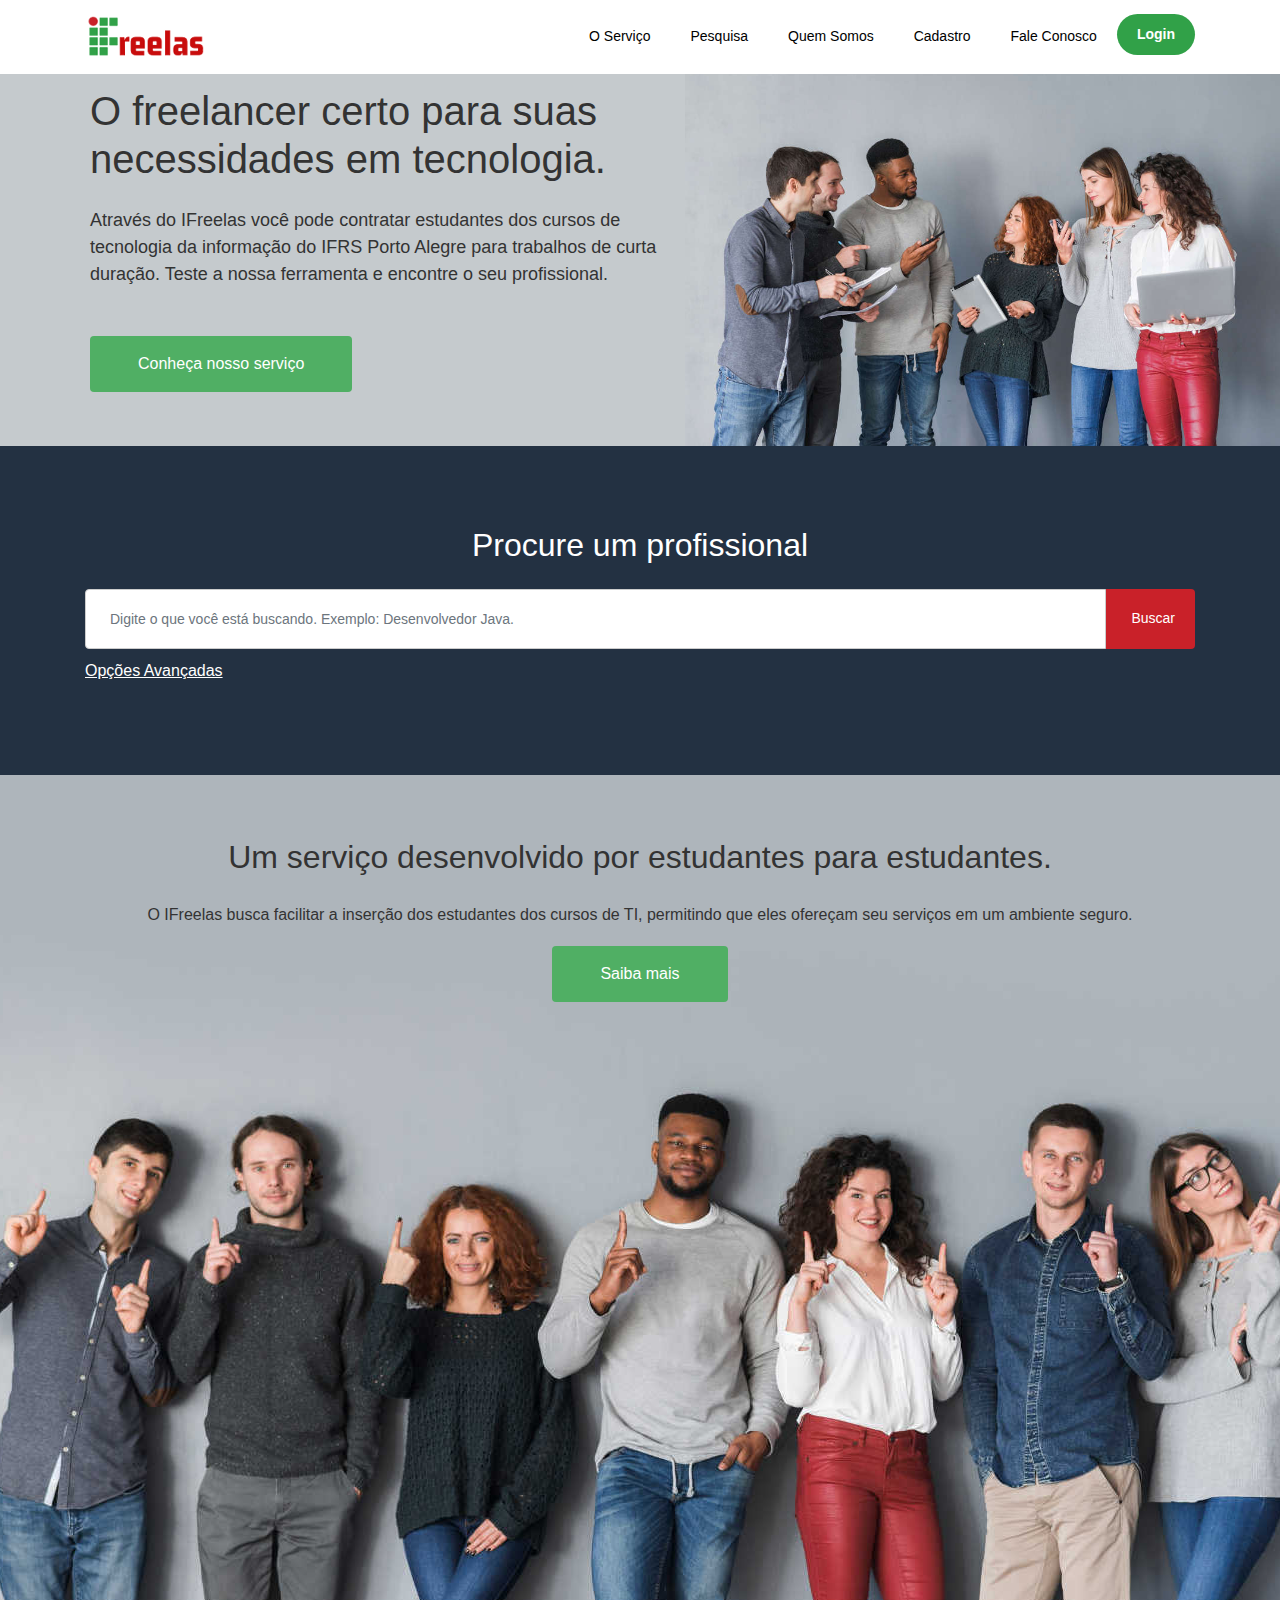
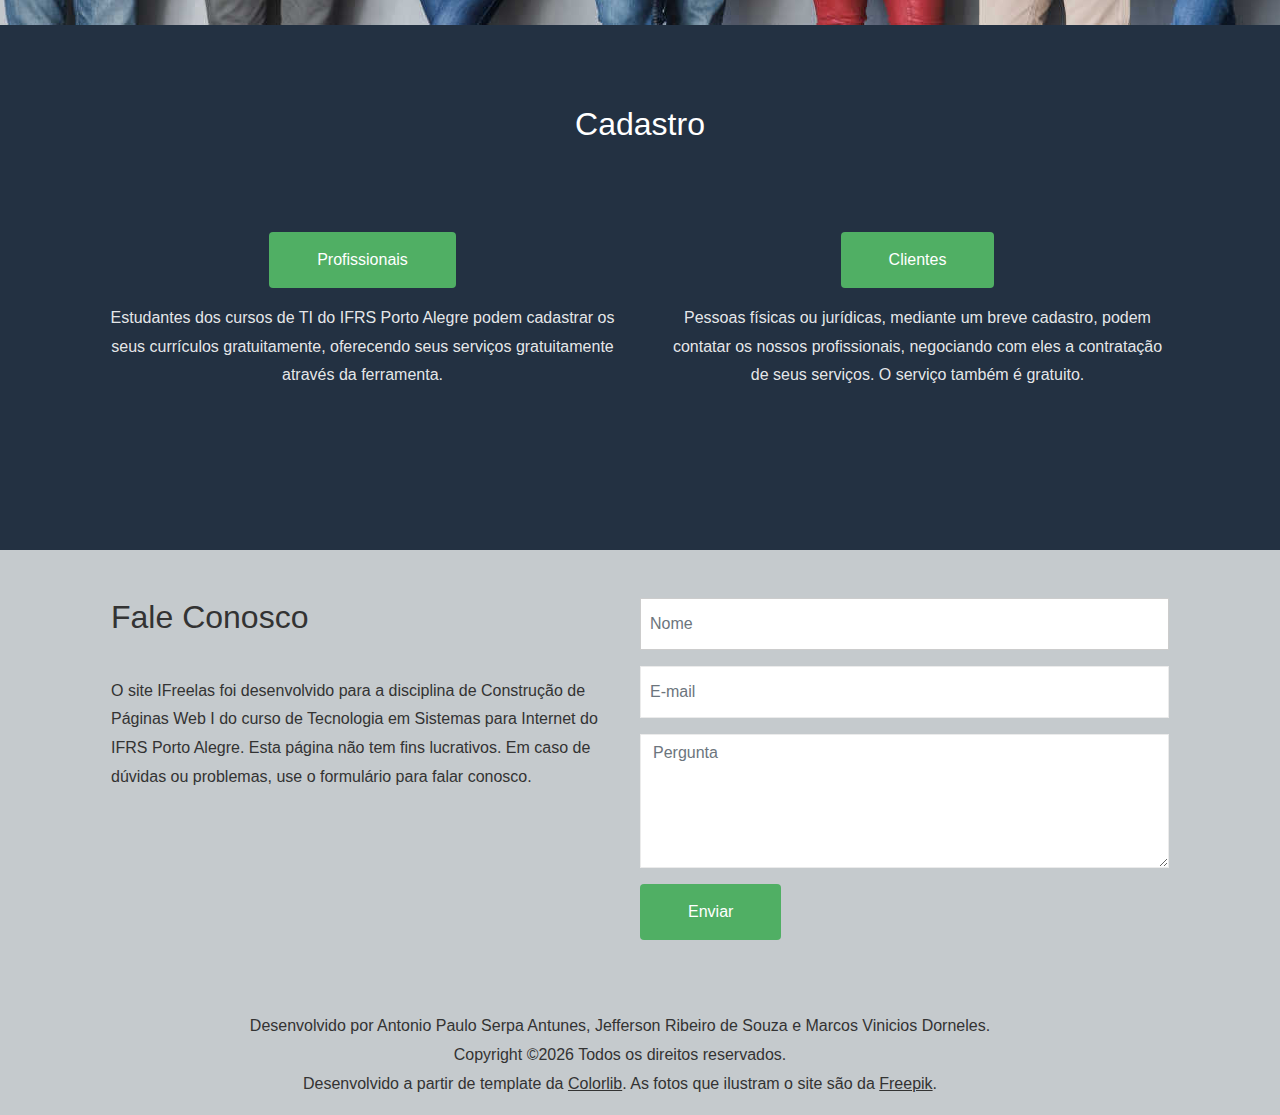
<file: index.html>
﻿<!DOCTYPE html>
<html lang="pt-br">
  <head>
    <title>IFreelas</title>
    <meta charset="utf-8">
    <meta name="description" content="O IFreelas é uma base de dados de alunos e ex-alunos dos cursos da área de TI do IFRS Porto Alegre. Nele é possível localizar profissionais para trabalhos fixos ou de freelancers."/>
    <meta name="author" content="Desenvolvido por Antonio Paulo Serpa Antunes, Jefferson Ribeiro de Souza e Marcos Vinicios Dorneles">
    <meta name="viewport" content="width=device-width, initial-scale=1, shrink-to-fit=no">
    <link rel="stylesheet" href="css/open-iconic-bootstrap.min.css">
    <link rel="stylesheet" href="css/magnific-popup.css">
    <link rel="stylesheet" href="css/aos.css">      
    <link rel="stylesheet" href="css/style.css">
  </head>
  <body>

    
	  <nav class="navbar navbar-expand-lg ftco_navbar ftco-navbar-light" id="ftco-navbar">
	    <div class="container">
	      <a class="navbar-brand" href="index.html"><img src="images/logo_ifreelaspp.png" alt="IFreelas" title="IFreelas"></a>
	      <button class="navbar-toggler" type="button" data-toggle="collapse" data-target="#ftco-nav" aria-controls="ftco-nav" aria-expanded="false" aria-label="Toggle navigation">
	        <span class="oi oi-menu"></span> Menu
	      </button>

	      <div class="collapse navbar-collapse" id="ftco-nav">
	        <ul class="navbar-nav ml-auto">
	          <li class="nav-item"><a href="#servicos" class="nav-link">O Serviço</a></li>
	          <li class="nav-item"><a href="#pesquisa" class="nav-link">Pesquisa</a></li>
	          <li class="nav-item"><a href="#quemsomos" class="nav-link">Quem Somos</a></li>
	          <li class="nav-item"><a href="#cadastro" class="nav-link">Cadastro</a></li>
	          <li class="nav-item"><a href="#faleconosco" class="nav-link">Fale Conosco</a></li>
	          <li class="nav-item cta"><a href="login.html" class="nav-link open-popup-link"><span>Login</span></a></li>
	        </ul>
	      </div>
	    </div>

      </nav>
    <!-- END nav -->


    <section id="servicos" class="home-slider owl-carousel">
      <div class="slider-item">
          <div class="row slider-text align-items-center">

            <div class="col-md-6">
                <h1 class="mb-4 mt-5">O freelancer certo para suas necessidades em tecnologia.</h1>
              <p class="mb-4 mb-md-5 sub-p">Através do IFreelas você pode contratar estudantes dos cursos de tecnologia da informação do IFRS Porto Alegre para trabalhos de curta duração. Teste a nossa ferramenta e encontre o seu profissional.
</p>
              <p><a href="servico.html" class="btn btn-primary p-3 px-xl-5 py-xl-3">Conheça nosso serviço</a></p>
            </div>
            <div class="col-md-6 col-sm-12">
              <img src="images/foto1.jpg" class="img-fluid" alt="Esta foto foi gentilmente cedida pelo Freepik - br.freepik.com</a>">
            </div>

          </div>
      </div>
    </section>
    
    <section id="pesquisa" class="ftco-domain">
    	<div class="container">
    		<div class="row d-flex">
   			<div class="col-lg-12 text-center heading-white mb-4 mb-sm-4 mb-lg-0">
 					<h2>Procure um profissional</h2>
    			</div>
			</div>
			<div class="row d-flex">
    			<div class="col-lg-12">
    				<form action="#" class="domain-form d-flex">
              <div class="form-group domain-name">
                <input type="text" class="form-control name px-4" placeholder="Digite o que você está buscando. Exemplo: Desenvolvedor Java.">
              </div>
              <div class="form-group d-flex">
                <input type="button" class="search-domain btn btn-primary text-center" value="Buscar" id="botaotemp1" onclick="javascript:location.href='result.html'">
	            </div>
            </form>
            <p class="domain-price mt-2"><a href="pesquisa.html">Opções Avançadas</a></p>
    			</div>
    		</div>
    	</div>
    </section>
	
	
   <section id="quemsomos" class="bg-light">
       <div class="container">
           <div class="row text-center  ">

              <div class="col-md-12 wrap col-sm-12 ftco-animate">
            	<h2 class="mb-4 mt-5">Um serviço desenvolvido por estudantes para estudantes.</h2>
                <p class="sub-p">O IFreelas busca facilitar a inserção dos estudantes dos cursos de TI, permitindo que eles ofereçam seu serviços em um ambiente seguro.</p>
                <p><a href="quemsomos.html" class="btn btn-primary p-3 px-xl-5 py-xl-3">Saiba mais</a></p>
              </div>

              

          </div>    
        </div>
    </section>
	
	<section id="cadastro" class="ftco-domain">
<div class="container">
<div class="row justify-content-center heading-white mb-5 pb-3">
<h2>Cadastro</h2>
</div>
    
<div class="row justify-content-center mb-5 pb-3">
<div class="col-md-6 text-center heading-section heading-section-white">
<p><a href="cadastro_pro.html" class="btn btn-primary p-3 px-xl-5 py-xl-3">Profissionais</a></p>
<p>Estudantes dos cursos de TI do IFRS Porto Alegre podem cadastrar os seus currículos gratuitamente, oferecendo seus serviços gratuitamente através da ferramenta.</p>
</div>

<div class="col-md-6 text-center heading-section heading-section-white">
<p><a href="cadastro_cli.html" class="btn btn-primary p-3 px-xl-5 py-xl-3">Clientes</a></p>
<p>Pessoas físicas ou jurídicas, mediante um breve cadastro, podem contatar os nossos profissionais, negociando com eles a contratação de seus serviços. O serviço também é gratuito.</p>
</div>
</div>

</div>
</section>
    
    <footer id="faleconosco" class="ftco-footer ftco-section">
      <div class="container">
        <div class="row mb-5">
          <div class="col-md">
            <div class="ftco-footer-widget mb-4">
              <h2>Fale Conosco</h2>
              <p>O site IFreelas foi desenvolvido para a disciplina de Construção de Páginas Web I do curso de Tecnologia em Sistemas para Internet do IFRS Porto Alegre. Esta página não tem fins lucrativos. Em caso de dúvidas ou problemas, use o formulário para falar conosco.</p>
            </div>
          </div>
          <div class="col-md">
             <div class="ftco-footer-widget mb-4">
              <form action="#">
              <div class="form-group">
                <input name="nome" type="text" class="form-control" placeholder="Nome" required>
              </div>
              <div class="form-group">
                <input name="email" type="email" class="form-control" placeholder="E-mail" required>
              </div>
              <div class="form-group">
                <textarea name="mensagem" cols="30" rows="5" class="form-control" placeholder="Pergunta" required></textarea>
              </div>
              <div class="form-group">
                <input type="submit" value="Enviar" class="btn btn-primary py-3 px-5">
              </div>
            </form>
            </div>
          </div>
         
        </div>
        <div class="row">
          <div class="col-md-12 text-center">
            <p>Desenvolvido por Antonio Paulo Serpa Antunes, Jefferson Ribeiro de Souza e Marcos Vinicios Dorneles.<br>Copyright &copy;<script>document.write(new Date().getFullYear());</script> Todos os direitos reservados.<br> Desenvolvido a partir de template da <a href="https://colorlib.com" target="_blank">Colorlib</a>. As fotos que ilustram o site são da <a href="https://br.freepik.com/fotos-vetores-gratis/pessoas">Freepik</a>.</p>
          </div>
        </div>
      </div>
    </footer>
    

  <script src="js/jquery.min.js"></script>
  <script src="js/jquery-migrate-3.0.1.min.js"></script>
  <script src="js/bootstrap.min.js"></script>
  <script src="js/jquery.easing.1.3.js"></script>
  <script src="js/jquery.waypoints.min.js"></script>
  <script src="js/jquery.stellar.min.js"></script>
  <script src="js/aos.js"></script>
  <script src="js/scrollax.min.js"></script>
  <script src="js/jquery.magnific-popup.min.js"></script>
  <script src="js/main.js"></script>
    
  </body>
</html>
</file>
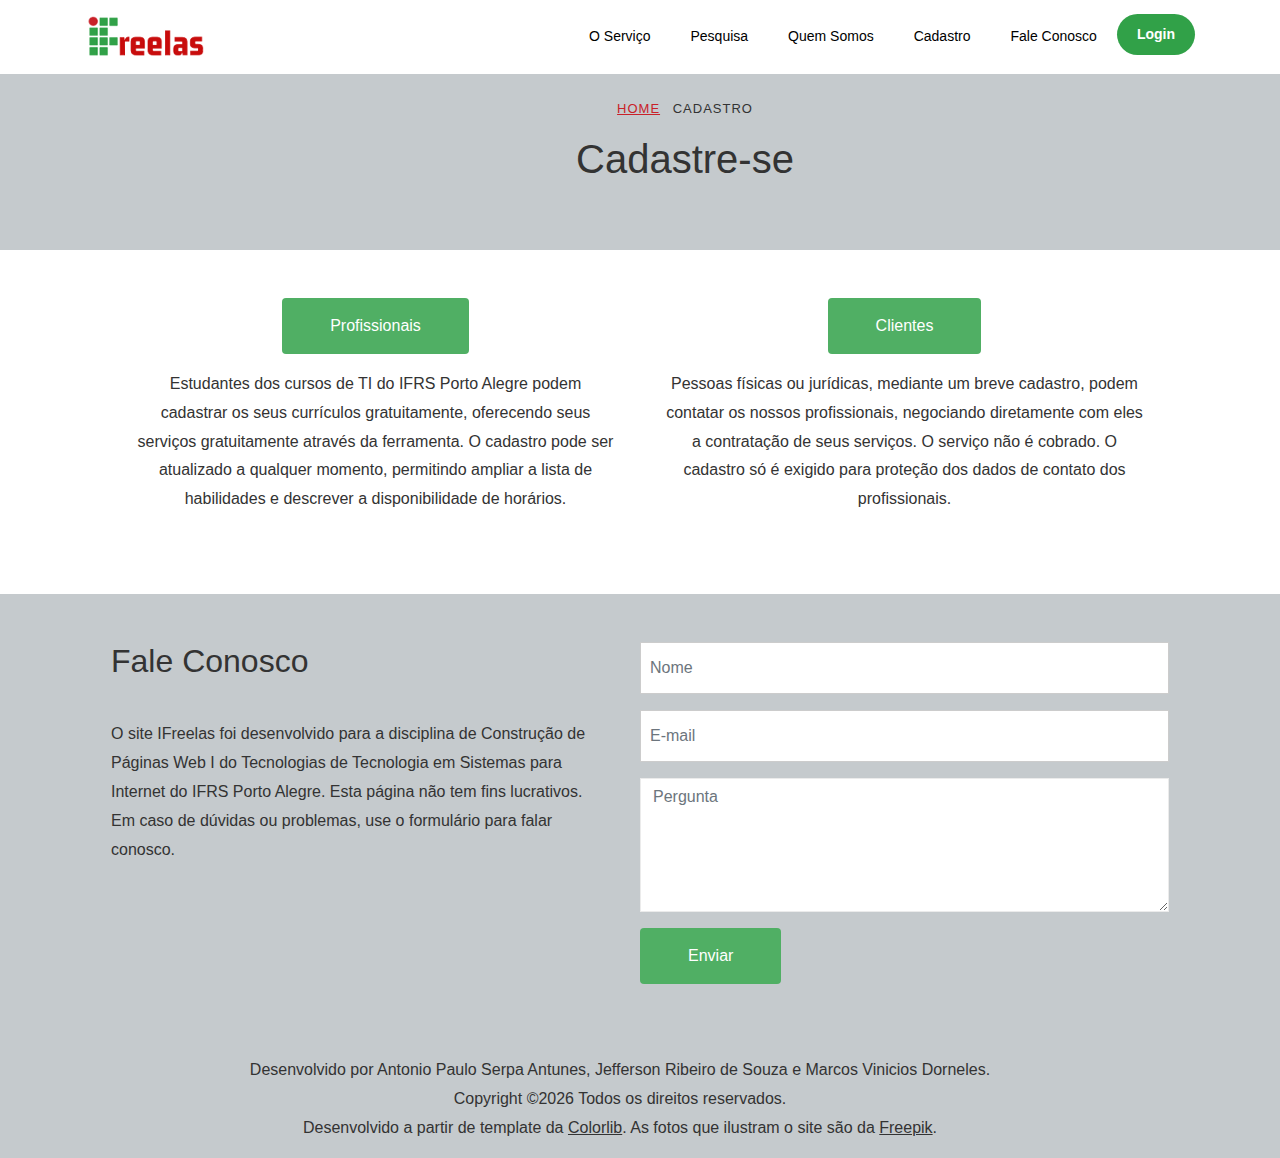
<file: cadastro.html>
<!DOCTYPE html>
<html lang="pt-br">
  <head>
    <title>IFreelas</title>
    <meta charset="utf-8">
    <meta name="description" content=""/>
    <meta name="author" content="Desenvolvido por Antonio Paulo Serpa Antunes, Jefferson Ribeiro de Souza e Marcos Vinicios Dorneles">
    <meta name="viewport" content="width=device-width, initial-scale=1, shrink-to-fit=no">
    <link rel="stylesheet" href="css/open-iconic-bootstrap.min.css">
    <link rel="stylesheet" href="css/magnific-popup.css">
    <link rel="stylesheet" href="css/aos.css">      
    <link rel="stylesheet" href="css/style.css">
  </head>
  <body>
    
	  <nav class="navbar navbar-expand-lg ftco_navbar ftco-navbar-light" id="ftco-navbar">
	    <div class="container">
	      <a class="navbar-brand" href="index.html"><img src="images/logo_ifreelaspp.png" alt="IFreelas" title="IFreelas"></a>
	      <button class="navbar-toggler" type="button" data-toggle="collapse" data-target="#ftco-nav" aria-controls="ftco-nav" aria-expanded="false" aria-label="Toggle navigation">
	        <span class="oi oi-menu"></span> Menu
	      </button>

	      <div class="collapse navbar-collapse" id="ftco-nav">
	        <ul class="navbar-nav ml-auto">
	          <li class="nav-item"><a href="servico.html" class="nav-link">O Serviço</a></li>
                <li class="nav-item"><a href="pesquisa.html" class="nav-link">Pesquisa</a></li>
	          <li class="nav-item"><a href="quemsomos.html" class="nav-link">Quem Somos</a></li>
	          <li class="nav-item"><a href="cadastro.html" class="nav-link">Cadastro</a></li>
	          <li class="nav-item"><a href="#faleconosco" class="nav-link">Fale Conosco</a></li>
	          <li class="nav-item cta"><a href="login.html" class="nav-link open-popup-link"><span>Login</span></a></li>
	        </ul>
	      </div>
	    </div>

      </nav>
    <!-- END nav -->


    <section class="home-slider owl-carousel">
      <div class="slider-item bread-item">
        <div class="container-fluid">
          <div class="row slider-text align-items-center justify-content-center" data-scrollax-parent="true">

            <div class="col-md-8 mt-5 text-center col-sm-12">
              <p class="breadcrumbs"><span class="mr-2"><a href="index.html">Home</a></span> <span>Cadastro</span></p>
	            <h1 class="mb-3 bread">Cadastre-se</h1>
            </div>
          </div>
        </div>
      </div>
    </section>
  
    <section class="ftco-section">
      <div class="container">
        <div class="row">
          <div class="col-md-12">
			
<div class="row justify-content-center mb-5 pb-3">
<div class="col-md-6 text-center heading-section">
<p><a href="cadastro_pro.html" class="btn btn-primary p-3 px-xl-5 py-xl-3">Profissionais</a></p>
<p>Estudantes dos cursos de TI do IFRS Porto Alegre podem cadastrar os seus currículos gratuitamente, oferecendo seus serviços gratuitamente através da ferramenta. O cadastro pode ser atualizado a qualquer momento, permitindo ampliar a lista de habilidades e descrever a disponibilidade de horários.</p>
</div>

<div class="col-md-6 text-center heading-section">
<p><a href="cadastro_cli.html" class="btn btn-primary p-3 px-xl-5 py-xl-3">Clientes</a></p>
<p>Pessoas físicas ou jurídicas, mediante um breve cadastro, podem contatar os nossos profissionais, negociando diretamente com eles a contratação de seus serviços. O serviço não é cobrado. O cadastro só é exigido para proteção dos dados de contato dos profissionais. </p>
</div>
</div>
                
            </div> <!-- .col-md-8 -->

          </div>
    </section> <!-- .section -->
        


    <footer id="faleconosco" class="ftco-footer ftco-section">
      <div class="container">
        <div class="row mb-5">
          <div class="col-md">
            <div class="ftco-footer-widget mb-4">
              <h2>Fale Conosco</h2>
              <p>O site IFreelas foi desenvolvido para a disciplina de Construção de Páginas Web I do Tecnologias de Tecnologia em Sistemas para Internet do IFRS Porto Alegre. Esta página não tem fins lucrativos. Em caso de dúvidas ou problemas, use o formulário para falar conosco.</p>
            </div>
          </div>
          <div class="col-md">
             <div class="ftco-footer-widget mb-4">
              <form action="#">
              <div class="form-group">
                <input type="text" class="form-control" placeholder="Nome">
              </div>
              <div class="form-group">
                <input type="text" class="form-control" placeholder="E-mail">
              </div>
              <div class="form-group">
                <textarea name="" id="" cols="30" rows="5" class="form-control" placeholder="Pergunta"></textarea>
              </div>
              <div class="form-group">
                <input type="submit" value="Enviar" class="btn btn-primary py-3 px-5">
              </div>
            </form>
            </div>
          </div>
         
        </div>
        <div class="row">
          <div class="col-md-12 text-center">

            <p>Desenvolvido por Antonio Paulo Serpa Antunes, Jefferson Ribeiro de Souza e Marcos Vinicios Dorneles.<br>Copyright &copy;<script>document.write(new Date().getFullYear());</script> Todos os direitos reservados.<br> Desenvolvido a partir de template da <a href="https://colorlib.com" target="_blank">Colorlib</a>. As fotos que ilustram o site são da <a href="https://br.freepik.com/fotos-vetores-gratis/pessoas">Freepik</a>.</p>
          </div>
        </div>
      </div>
    </footer>
    

  <script src="js/jquery.min.js"></script>
  <script src="js/jquery-migrate-3.0.1.min.js"></script>
  <script src="js/bootstrap.min.js"></script>
  <script src="js/jquery.easing.1.3.js"></script>
  <script src="js/jquery.waypoints.min.js"></script>
  <script src="js/jquery.stellar.min.js"></script>
  <script src="js/aos.js"></script>
  <script src="js/scrollax.min.js"></script>
  <script src="js/jquery.magnific-popup.min.js"></script>
  <script src="js/main.js"></script>
    
  </body>
</html>
</file>
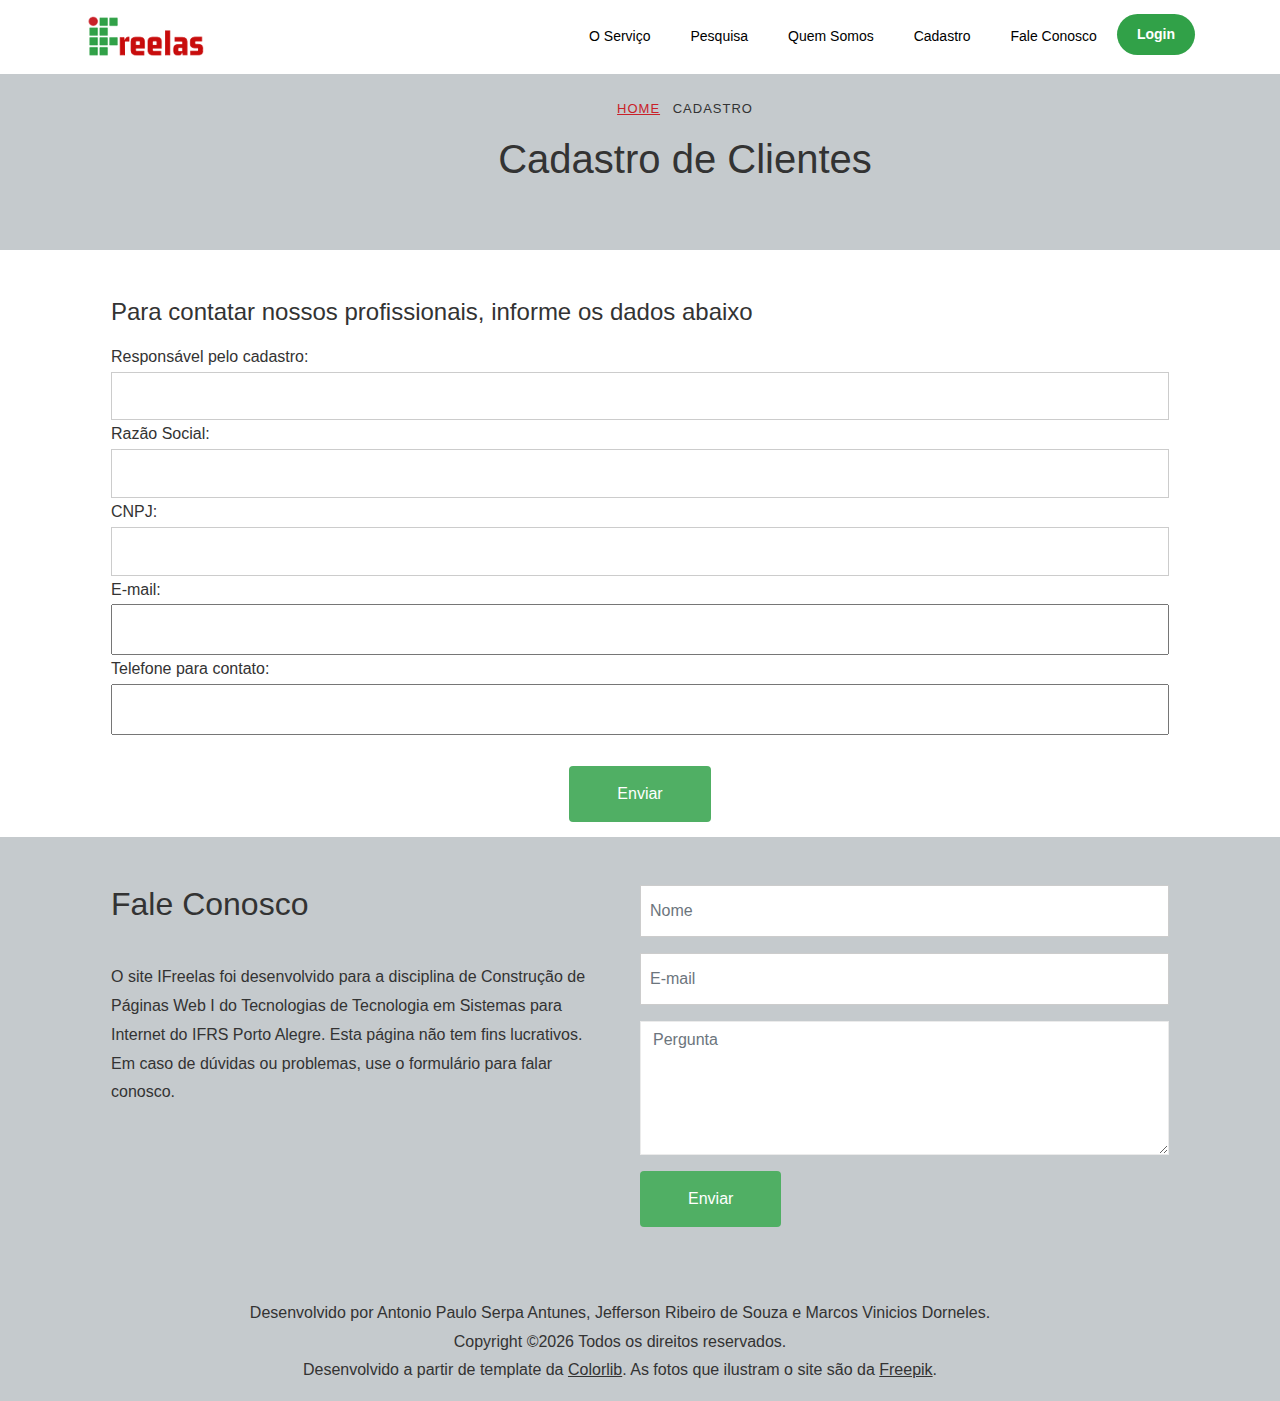
<file: cadastro_cli.html>
<!DOCTYPE html>
<html lang="pt-br">
  <head>
    <title>IFreelas</title>
    <meta charset="utf-8">
    <meta name="description" content=""/>
    <meta name="author" content="Desenvolvido por Antonio Paulo Serpa Antunes, Jefferson Ribeiro de Souza e Marcos Vinicios Dorneles">
    <meta name="viewport" content="width=device-width, initial-scale=1, shrink-to-fit=no">
    <link rel="stylesheet" href="css/open-iconic-bootstrap.min.css">
    <link rel="stylesheet" href="css/magnific-popup.css">
    <link rel="stylesheet" href="css/aos.css">      
    <link rel="stylesheet" href="css/style.css">
  </head>
  <body>
    
	  <nav class="navbar navbar-expand-lg ftco_navbar ftco-navbar-light" id="ftco-navbar">
	    <div class="container">
	      <a class="navbar-brand" href="index.html"><img src="images/logo_ifreelaspp.png" alt="IFreelas" title="IFreelas"></a>
	      <button class="navbar-toggler" type="button" data-toggle="collapse" data-target="#ftco-nav" aria-controls="ftco-nav" aria-expanded="false" aria-label="Toggle navigation">
	        <span class="oi oi-menu"></span> Menu
	      </button>

	      <div class="collapse navbar-collapse" id="ftco-nav">
	        <ul class="navbar-nav ml-auto">
	          <li class="nav-item"><a href="servico.html" class="nav-link">O Serviço</a></li>
                <li class="nav-item"><a href="pesquisa.html" class="nav-link">Pesquisa</a></li>
	          <li class="nav-item"><a href="quemsomos.html" class="nav-link">Quem Somos</a></li>
	          <li class="nav-item"><a href="cadastro.html" class="nav-link">Cadastro</a></li>
	          <li class="nav-item"><a href="#faleconosco" class="nav-link">Fale Conosco</a></li>
	          <li class="nav-item cta"><a href="login.html" class="nav-link open-popup-link"><span>Login</span></a></li>
	        </ul>
	      </div>
	    </div>

      </nav>
    <!-- END nav -->


    <section class="home-slider owl-carousel">
      <div class="slider-item bread-item">
        <div class="container-fluid">
          <div class="row slider-text align-items-center justify-content-center" data-scrollax-parent="true">

            <div class="col-md-8 mt-5 text-center col-sm-12">
              <p class="breadcrumbs"><span class="mr-2"><a href="index.html">Home</a></span> <span>Cadastro</span></p>
	            <h1 class="mb-3 bread">Cadastro de Clientes</h1>
            </div>
          </div>
        </div>
      </div>
    </section>
  
    <section class="ftco-section">
      <div class="container">
        <div class="row">
          <div class="col-md-12">
            <h4 class="mb-3">Para contatar nossos profissionais, informe os dados abaixo</h4>

              <form>

            
            <p>
			
			
            
            Responsável pelo cadastro: <input type="text" name="Nome" required><br>
            Razão Social: <input type="text" name="Nome" required><br>
            CNPJ: <input type="text" name="documento" required><br>
            E-mail: <input type="email" name="E-mail" required><br>
            Telefone para contato: <input type="tel" name="telefone" required>
          </div>
    <div class="col-md-12 text-center space">
                <input type="submit" value="Enviar" class="btn btn-primary py-3 px-5"> </form>
            
                      </div>

          </div>
    </section> <!-- .section -->

    <footer id="faleconosco" class="ftco-footer ftco-section">
      <div class="container">
        <div class="row mb-5">
          <div class="col-md">
            <div class="ftco-footer-widget mb-4">
              <h2>Fale Conosco</h2>
              <p>O site IFreelas foi desenvolvido para a disciplina de Construção de Páginas Web I do Tecnologias de Tecnologia em Sistemas para Internet do IFRS Porto Alegre. Esta página não tem fins lucrativos. Em caso de dúvidas ou problemas, use o formulário para falar conosco.</p>
            </div>
          </div>
          <div class="col-md">
             <div class="ftco-footer-widget mb-4">
              <form action="#">
              <div class="form-group">
                <input type="text" class="form-control" placeholder="Nome">
              </div>
              <div class="form-group">
                <input type="text" class="form-control" placeholder="E-mail">
              </div>
              <div class="form-group">
                <textarea name="" id="" cols="30" rows="5" class="form-control" placeholder="Pergunta"></textarea>
              </div>
              <div class="form-group">
                <input type="submit" value="Enviar" class="btn btn-primary py-3 px-5">
              </div>
            </form>
            </div>
          </div>
         
        </div>
        <div class="row">
          <div class="col-md-12 text-center">

            <p>Desenvolvido por Antonio Paulo Serpa Antunes, Jefferson Ribeiro de Souza e Marcos Vinicios Dorneles.<br>Copyright &copy;<script>document.write(new Date().getFullYear());</script> Todos os direitos reservados.<br> Desenvolvido a partir de template da <a href="https://colorlib.com" target="_blank">Colorlib</a>. As fotos que ilustram o site são da <a href="https://br.freepik.com/fotos-vetores-gratis/pessoas">Freepik</a>.</p>
          </div>
        </div>
      </div>
    </footer>
    

  <script src="js/jquery.min.js"></script>
  <script src="js/jquery-migrate-3.0.1.min.js"></script>
  <script src="js/bootstrap.min.js"></script>
  <script src="js/jquery.easing.1.3.js"></script>
  <script src="js/jquery.waypoints.min.js"></script>
  <script src="js/jquery.stellar.min.js"></script>
  <script src="js/aos.js"></script>
  <script src="js/scrollax.min.js"></script>
  <script src="js/jquery.magnific-popup.min.js"></script>
  <script src="js/main.js"></script>
    
  </body>
</html>
</file>
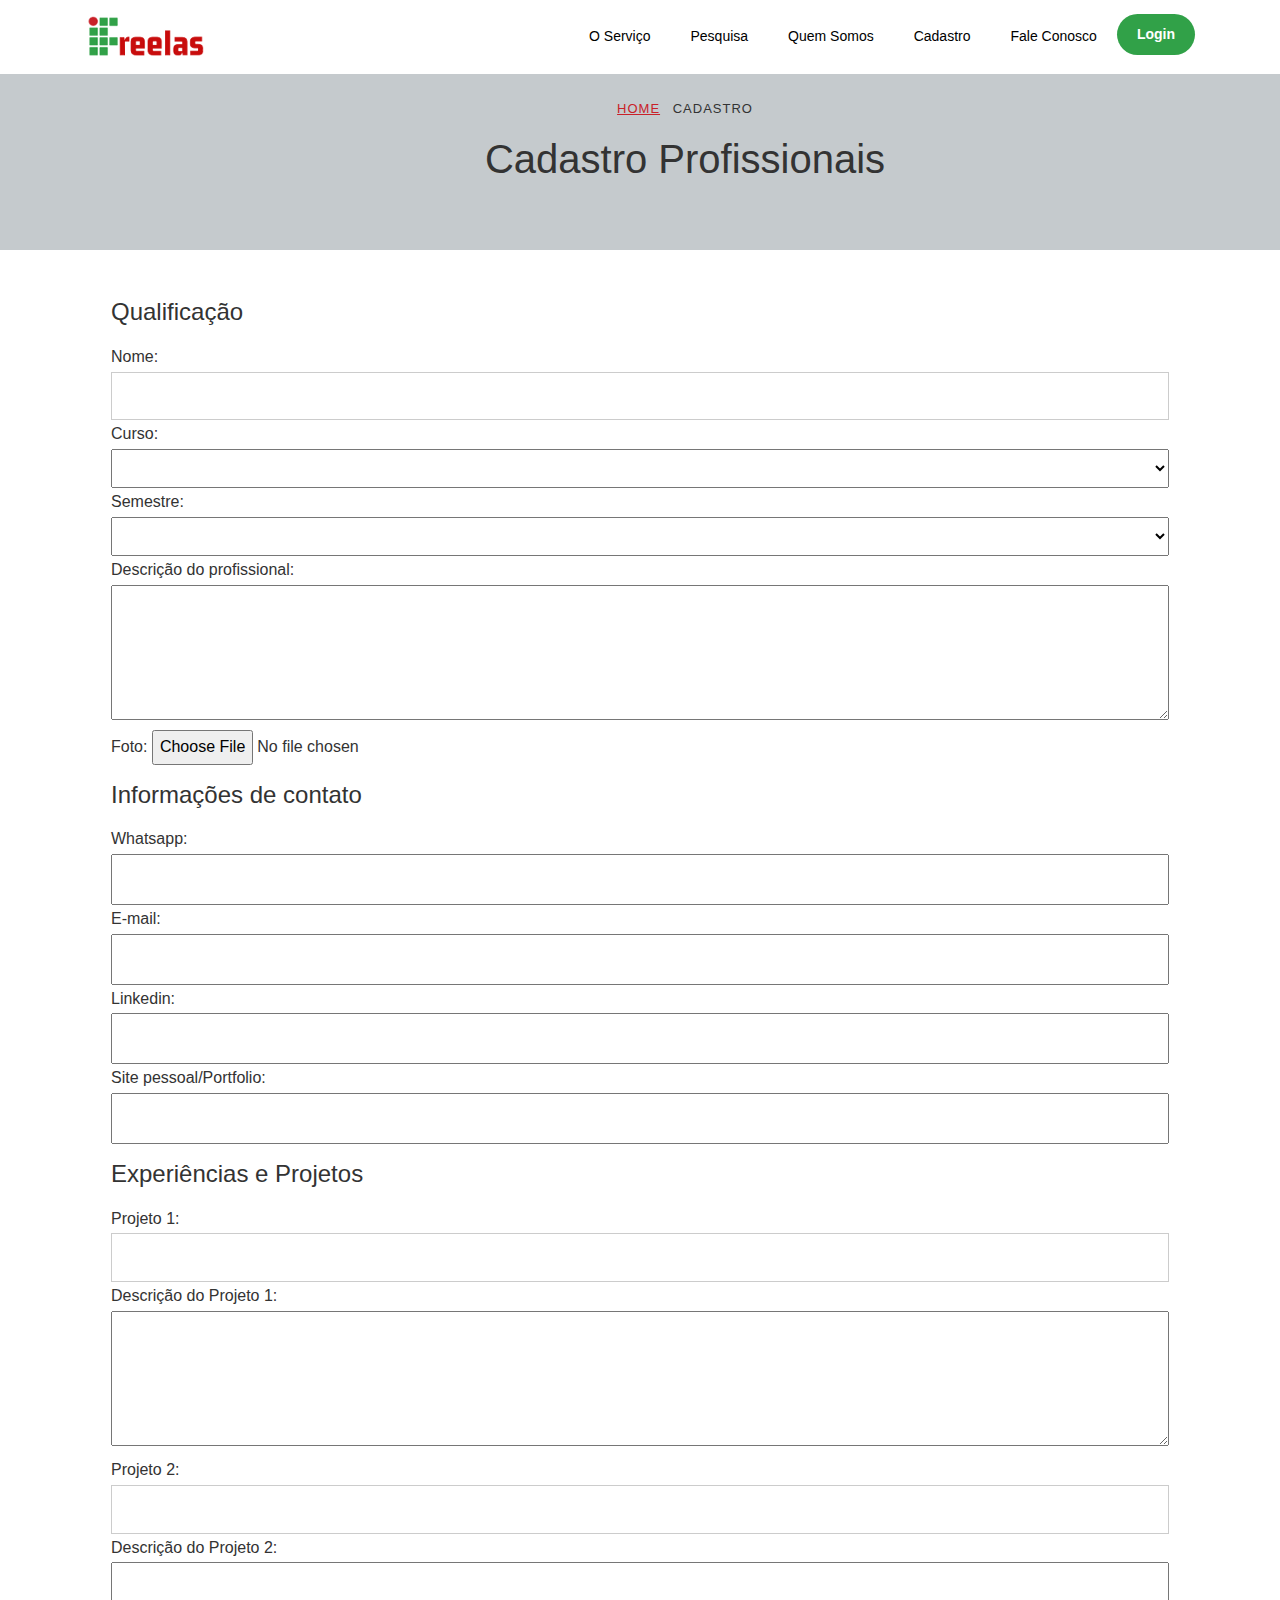
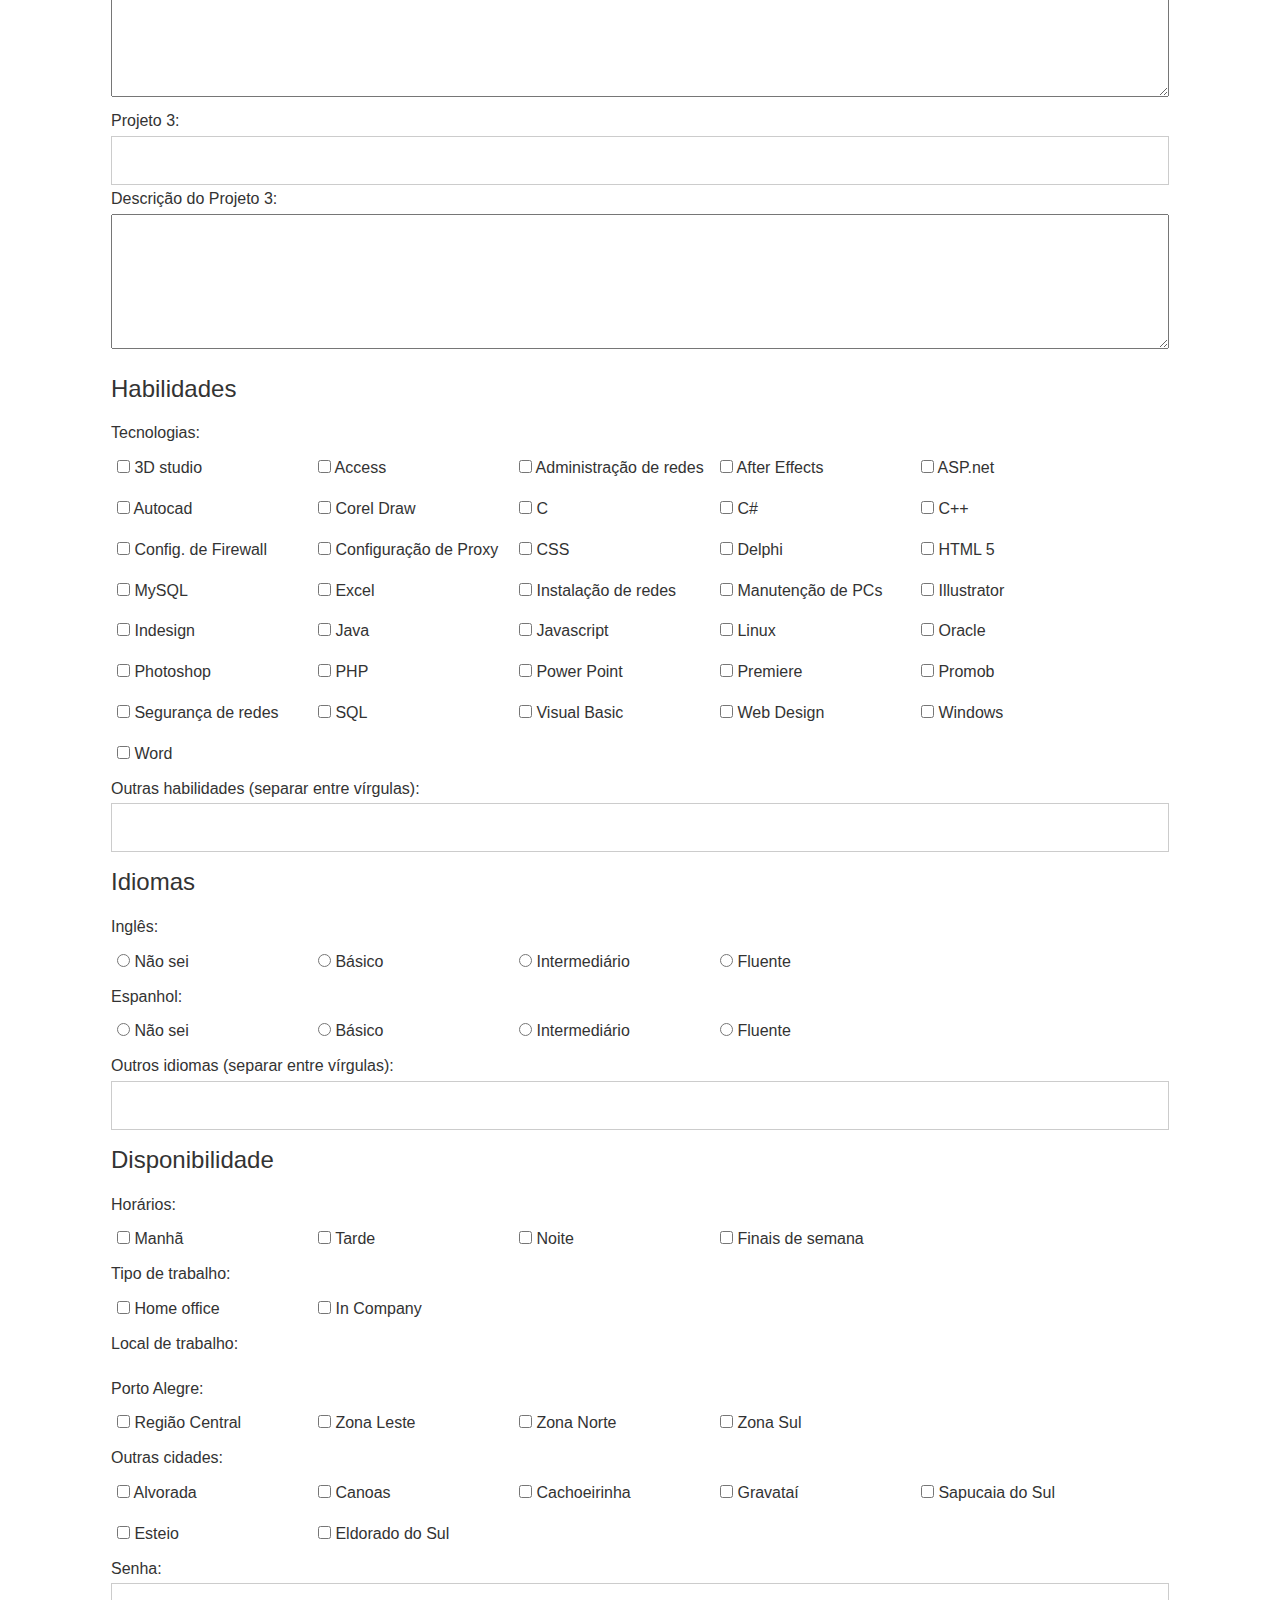
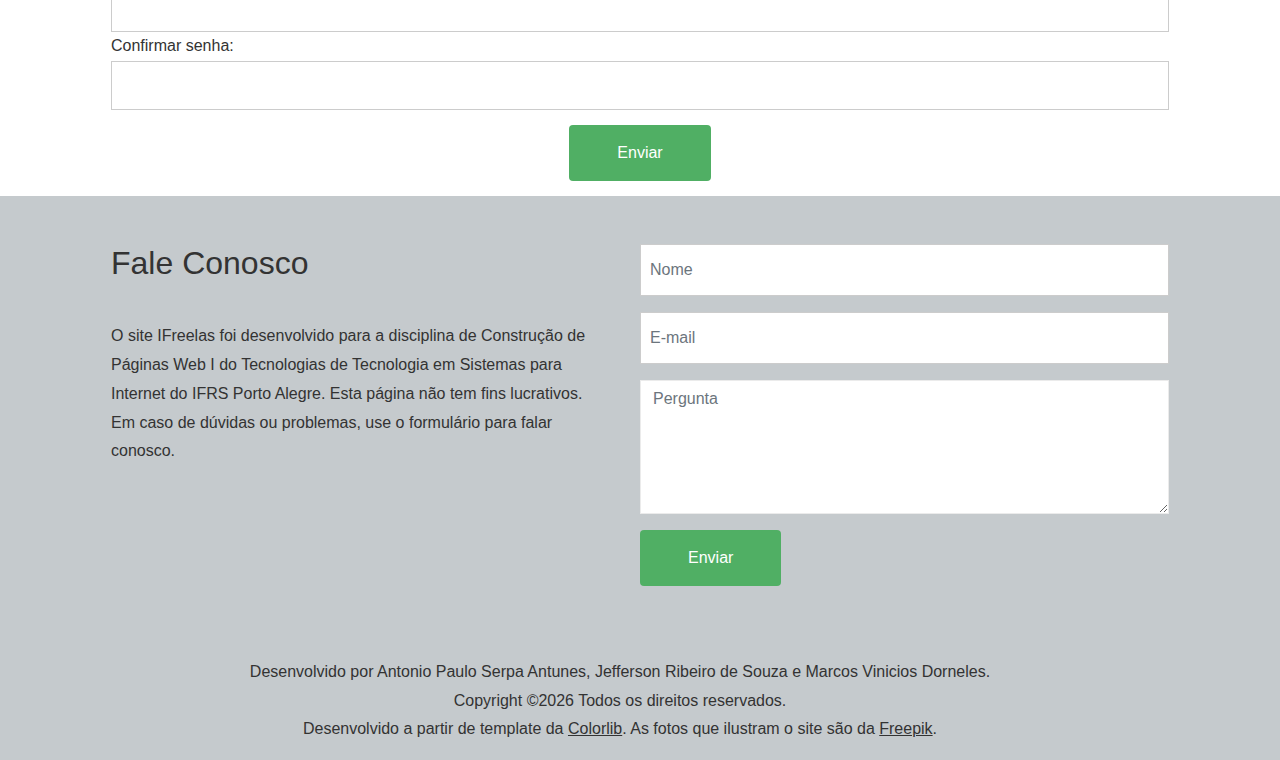
<file: cadastro_pro.html>
<!DOCTYPE html>
<html lang="pt-br">
  <head>
    <title>IFreelas</title>
    <meta charset="utf-8">
    <meta name="description" content=""/>
    <meta name="author" content="Desenvolvido por Antonio Paulo Serpa Antunes, Jefferson Ribeiro de Souza e Marcos Vinicios Dorneles">
    <meta name="viewport" content="width=device-width, initial-scale=1, shrink-to-fit=no">
    <link rel="stylesheet" href="css/open-iconic-bootstrap.min.css">
    <link rel="stylesheet" href="css/magnific-popup.css">
    <link rel="stylesheet" href="css/aos.css">      
    <link rel="stylesheet" href="css/style.css">
  </head>
  <body>
    
	  <nav class="navbar navbar-expand-lg ftco_navbar ftco-navbar-light" id="ftco-navbar">
	    <div class="container">
	      <a class="navbar-brand" href="index.html"><img src="images/logo_ifreelaspp.png" alt="IFreelas" title="IFreelas"></a>
	      <button class="navbar-toggler" type="button" data-toggle="collapse" data-target="#ftco-nav" aria-controls="ftco-nav" aria-expanded="false" aria-label="Toggle navigation">
	        <span class="oi oi-menu"></span> Menu
	      </button>

	      <div class="collapse navbar-collapse" id="ftco-nav">
	        <ul class="navbar-nav ml-auto">
	          <li class="nav-item"><a href="servico.html" class="nav-link">O Serviço</a></li>
                <li class="nav-item"><a href="pesquisa.html" class="nav-link">Pesquisa</a></li>
	          <li class="nav-item"><a href="quemsomos.html" class="nav-link">Quem Somos</a></li>
	          <li class="nav-item"><a href="cadastro.html" class="nav-link">Cadastro</a></li>
	          <li class="nav-item"><a href="#faleconosco" class="nav-link">Fale Conosco</a></li>
	          <li class="nav-item cta"><a href="login.html" class="nav-link open-popup-link"><span>Login</span></a></li>
	        </ul>
	      </div>
	    </div>

      </nav>
    <!-- END nav -->


    <section class="home-slider owl-carousel">
      <div class="slider-item bread-item">
        <div class="container-fluid">
          <div class="row slider-text align-items-center justify-content-center" data-scrollax-parent="true">

            <div class="col-md-8 mt-5 text-center col-sm-12">
              <p class="breadcrumbs"><span class="mr-2"><a href="index.html">Home</a></span> <span>Cadastro</span></p>
	            <h1 class="mb-3 bread">Cadastro Profissionais</h1>
            </div>
          </div>
        </div>
      </div>
    </section>
  
    <section class="ftco-section">
      <div class="container">
        <div class="row">
          <div class="col-md-12">
            <h4 class="mb-3">Qualificação</h4>

              <form>


    <p>
    <label>Nome:  <input type="text" name="nome" required></label>

    <label>Curso:
    <select name="curso" required>
    <option ></option>
    <option value="Técnico em Redes de Computadores">Técnico em Redes de Computadores</option>
    <option value="Técnico em Informática">Técnico em Informática</option>
    <option value="Tecnologia em Sistemas para Internet">Tecnologia em Sistemas para Internet</option>
    </select>
    </label>

    <label>Semestre:
    <select name="semestre" required>
    <option ></option>
    <option value="1°">1º</option>
    <option value="2°">2º</option>
    <option value="3°">3º</option>
    <option value="4º">4º</option>
    <option value="5º">5º</option>
    <option value="6º">6º</option>
    <option value="completoº">completo</option>
    </select>
    </label>

    <label>
    Descrição do profissional:
    <textarea name="descricao" rows="4" cols="100%"></textarea>
    </label>

    <label>Foto: <input type="file" name="foto"></label>
    </p>
    
    <h4 class="mb-3">Informações de contato</h4>

    <p>
    <label>
    Whatsapp:
    <input type="tel" pattern="^[0-9-+s()]*$" name="Whatsapp">
    </label>
    <label>
    E-mail:
    <input type="email" name="email" name="E-mail" required>
    </label>
    <label>
    Linkedin:
    <input type="url" name="Linkedin">
    </label>
    <label>
    Site pessoal/Portfolio:
    <input type="url" name="website">
    </label>
    </p>
    
    <h4 class="mb-3">Experiências e Projetos</h4>
    
    <p>
    <label>
    Projeto 1:
    <input type="text" name="Projeto1">	
    </label>
    <label>
    Descrição do Projeto 1:
    <textarea name="descreveproj1" rows="4" cols="100">
    </textarea>
    </label>
        
    <label>
    Projeto 2:
    <input type="text" name="Projeto2"> 
    </label>
    <label>
    Descrição do Projeto 2:
    <textarea name="descreveproj2" rows="4" cols="100"></textarea>
    </label> 
    <label>
    Projeto 3:
    <input type="text" name="Projeto3">
    </label>
    <label>
    Descrição do Projeto 3:
    <textarea name="descreveproj3" rows="4" cols="100"></textarea> 
    </label>
    </p>        
    
    <h4 class="mb-3">Habilidades</h4>
    
    <p>
    Tecnologias:<br clear=all>
    <label><span><input type="checkbox" name="Tecnologias" value="3D studio"> 3D studio</span></label>
    <label><span><input type="checkbox" name="Tecnologias" value="Access"> Access</span></label>
    <label><span><input type="checkbox" name="Tecnologias" value="Administração de redes"> Administração de redes</span></label>
    <label><span><input type="checkbox" name="Tecnologias" value="After Efects"> After Effects</span></label>
    <label><span><input type="checkbox" name="Tecnologias" value="ASP.net"> ASP.net</span></label>
    <label><span><input type="checkbox" name="Tecnologias" value="Autocad"> Autocad</span></label>
    <label><span><input type="checkbox" name="Tecnologias" value="Corel Draw"> Corel Draw</span></label>
    <label><span><input type="checkbox" name="Tecnologias" value="C"> C</span></label>
    <label><span><input type="checkbox" name="Tecnologias" value="C#"> C#</span></label>
    <label><span><input type="checkbox" name="Tecnologias" value="C++"> C++</span></label>
    <label><span><input type="checkbox" name="Tecnologias" value="Configuração de Firewall"> Config. de Firewall</span></label>
    <label><span><input type="checkbox" name="Tecnologias" value="Configuração de Proxy"> Configuração de Proxy</span></label>
    <label><span><input type="checkbox" name="Tecnologias" value="CSS"> CSS</span></label>
    <label><span><input type="checkbox" name="Tecnologias" value="Delphi"> Delphi</span></label>
    <label><span><input type="checkbox" name="Tecnologias" value="HTML 5"> HTML 5</span></label>
    <label><span><input type="checkbox" name="Tecnologias" value="MySQL"> MySQL</span></label>
    <label><span><input type="checkbox" name="Tecnologias" value="Excel"> Excel</span></label>
    <label><span><input type="checkbox" name="Tecnologias" value="Instalação de redes"> Instalação de redes</span></label>
    <label><span><input type="checkbox" name="Tecnologias" value="Manutenção de PCs"> Manutenção de PCs</span></label>
    <label><span><input type="checkbox" name="Tecnologias" value="Illustrator"> Illustrator</span></label>
    <label><span><input type="checkbox" name="Tecnologias" value="Indesign"> Indesign</span></label>
    <label><span><input type="checkbox" name="Tecnologias" value="Java"> Java</span></label>
    <label><span><input type="checkbox" name="Tecnologias" value="Javascript"> Javascript</span></label>
    <label><span><input type="checkbox" name="Tecnologias" value="Linux"> Linux</span></label>
    <label><span><input type="checkbox" name="Tecnologias" value="Oracle"> Oracle</span></label>
    <label><span><input type="checkbox" name="Tecnologias" value="Photoshop"> Photoshop</span></label>
    <label><span><input type="checkbox" name="Tecnologias" value="PHP"> PHP</span></label>
    <label><span><input type="checkbox" name="Tecnologias" value="Power Point"> Power Point</span></label>
    <label><span><input type="checkbox" name="Tecnologias" value="Premiere"> Premiere</span></label>
    <label><span><input type="checkbox" name="Tecnologias" value="Promob"> Promob</span></label>
    <label><span><input type="checkbox" name="Tecnologias" value="Segurança de redes"> Segurança de redes</span></label>
    <label><span><input type="checkbox" name="Tecnologias" value="SQL"> SQL</span></label>
    <label><span><input type="checkbox" name="Tecnologias" value="Visual Basic"> Visual Basic</span></label>
    <label><span><input type="checkbox" name="Tecnologias" value="Web Design"> Web Design</span></label>
    <label><span><input type="checkbox" name="Tecnologias" value="Windows"> Windows</span></label>
    <label><span><input type="checkbox" name="Tecnologias" value="Word"> Word</span></label>
    </p>
    <div style="clear: both;"></div>
    <p>
    <label>Outras habilidades (separar entre vírgulas):
    <input type="text" name="outrasskills">
    </label>
    </p>
    
    <h4 class="mb-3">Idiomas</h4>

    <p>
    Inglês:<br clear=all>
    <label><span><input type="radio" name="gender" value="Não sei"> Não sei</span></label>
    <label><span><input type="radio" name="gender" value="Básico"> Básico</span></label>
    <label><span><input type="radio" name="gender" value="Intermediário"> Intermediário</span></label>
    <label><span><input type="radio" name="gender" value="Fluente"> Fluente</span></label>
    </p>
    <div style="clear: both;"></div>
    <p>
    Espanhol:<br clear=all>
    <label><span><input type="radio" name="gender" value="Não sei"> Não sei</span></label>
    <label><span><input type="radio" name="gender" value="Básico"> Básico</span></label>
    <label><span><input type="radio" name="gender" value="Intermediário"> Intermediário</span></label>
    <label><span><input type="radio" name="gender" value="Fluente"> Fluente</span></label>
    </p>
    <div style="clear: both;"></div>

    <p>
    <label>
    Outros idiomas (separar entre vírgulas):
    <input type="text" name="outrosidiomas">
    </label> 
    </p>

    <h4 class="mb-3">Disponibilidade</h4>

    <p>
    Horários:<br clear=all>
    <label><span><input type="checkbox" name="horario" value="manha"> Manhã</span></label>
    <label><span><input type="checkbox" name="horario" value="tarde"> Tarde</span></label>
    <label><span><input type="checkbox" name="horario" value="noite"> Noite</span></label>
    <label><span><input type="checkbox" name="horario" value="fimdesemana">  Finais de semana</span></label>
    </p>
    <div style="clear: both;"></div>

    <p>
    Tipo de trabalho:<br clear=all>
    <label><span><input type="checkbox" name="tipo" value="homeoffice"> Home office</span></label>
    <label><span><input type="checkbox" name="tipo" value="incompany"> In Company</span></label>
    </p>
    <div style="clear: both;"></div>
    
    <p>Local de trabalho:</p>
    
    <p>Porto Alegre:<br clear=all>
    <label><span><input type="checkbox" name="poa" value="centro"> Região Central</span></label>
    <label><span><input type="checkbox" name="poa" value="zonaleste"> Zona Leste</span></label>
    <label><span><input type="checkbox" name="poa" value="zonanorte"> Zona Norte</span></label>
    <label><span><input type="checkbox" name="poa" value="zonasul"> Zona Sul</span></label>
    </p>
    <div style="clear: both;"></div>

    <p>
    Outras cidades:<br clear=all>
    <label><span><input type="checkbox" name="poa" value="alvorada"> Alvorada</span></label>
    <label><span><input type="checkbox" name="poa" value="canoas"> Canoas</span></label>
    <label><span><input type="checkbox" name="poa" value="cachoeirinha"> Cachoeirinha</span></label>
    <label><span><input type="checkbox" name="poa" value="gravatai"> Gravataí</span></label>
    <label><span><input type="checkbox" name="poa" value="sapucai"> Sapucaia do Sul</span></label>
    <label><span><input type="checkbox" name="poa" value="esteio"> Esteio</span></label>
    <label><span><input type="checkbox" name="poa" value="eldorado"> Eldorado do Sul</span></label>
    </p>
    <div style="clear: both;"></div>

    Senha:  <input type="password" name="psw" required>

    Confirmar senha: <input type="password" name="psw2" required>

    </div>
    <div class="col-md-12 text-center space">
                <input type="submit" value="Enviar" class="btn btn-primary py-3 px-5"> </form>
            
                      </div> <!-- .col-md-8 -->

          </div>
    </section> <!-- .section -->

    <footer id="faleconosco" class="ftco-footer ftco-section">
      <div class="container">
        <div class="row mb-5">
          <div class="col-md">
            <div class="ftco-footer-widget mb-4">
              <h2>Fale Conosco</h2>
              <p>O site IFreelas foi desenvolvido para a disciplina de Construção de Páginas Web I do Tecnologias de Tecnologia em Sistemas para Internet do IFRS Porto Alegre. Esta página não tem fins lucrativos. Em caso de dúvidas ou problemas, use o formulário para falar conosco.</p>
            </div>
          </div>
          <div class="col-md">
             <div class="ftco-footer-widget mb-4">
              <form action="#">
              <div class="form-group">
                <input type="text" class="form-control" placeholder="Nome">
              </div>
              <div class="form-group">
                <input type="text" class="form-control" placeholder="E-mail">
              </div>
              <div class="form-group">
                <textarea name="" id="" cols="30" rows="5" class="form-control" placeholder="Pergunta"></textarea>
              </div>
              <div class="form-group">
                <input type="submit" value="Enviar" class="btn btn-primary py-3 px-5">
              </div>
            </form>
            </div>
          </div>
         
        </div>
        <div class="row">
          <div class="col-md-12 text-center">

            <p>Desenvolvido por Antonio Paulo Serpa Antunes, Jefferson Ribeiro de Souza e Marcos Vinicios Dorneles.<br>Copyright &copy;<script>document.write(new Date().getFullYear());</script> Todos os direitos reservados.<br> Desenvolvido a partir de template da <a href="https://colorlib.com" target="_blank">Colorlib</a>. As fotos que ilustram o site são da <a href="https://br.freepik.com/fotos-vetores-gratis/pessoas">Freepik</a>.</p>
          </div>
        </div>
      </div>
    </footer>
    

  <script src="js/jquery.min.js"></script>
  <script src="js/jquery-migrate-3.0.1.min.js"></script>
  <script src="js/bootstrap.min.js"></script>
  <script src="js/jquery.easing.1.3.js"></script>
  <script src="js/jquery.waypoints.min.js"></script>
  <script src="js/jquery.stellar.min.js"></script>
  <script src="js/aos.js"></script>
  <script src="js/scrollax.min.js"></script>
  <script src="js/jquery.magnific-popup.min.js"></script>
  <script src="js/main.js"></script>
    
  </body>
</html>
</file>
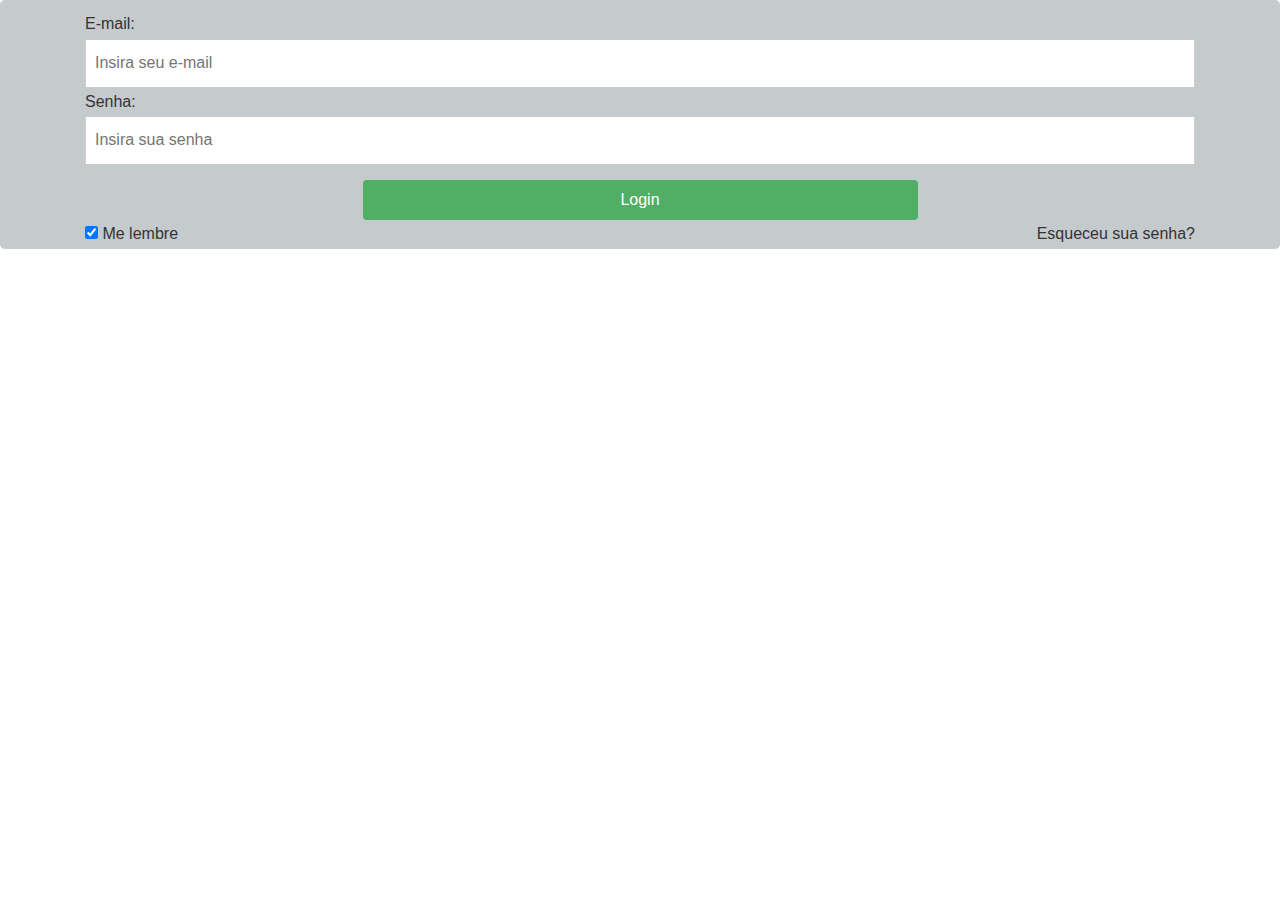
<file: login.html>
<!DOCTYPE html>
<html lang="pt-br">
<head>
<meta name="viewport" content="width=device-width, initial-scale=1">
    <title>IFreelas</title>
    <meta charset="utf-8">
    <meta name="viewport" content="width=device-width, initial-scale=1, shrink-to-fit=no">
    <link rel="stylesheet" href="css/style.css">
</head>
<body>

  
  <form class="modal-content" action="#">

    <div class="container">
	
      <b>E-mail:</b><br>
      <input type="text" placeholder="Insira seu e-mail" name="uname" required>

      <b>Senha:</b><br>
      <input type="password" placeholder="Insira sua senha" name="psw" required>
        
    <div align="center">
    <input type="submit" value="Login" class="btn btn-primary tambotao">
    </div>


    <span class="a1">
    <input type="checkbox" checked="checked" name="remember"> Me lembre
    </span>
    <span class="a2">
    <a href="recuperar.html" style= "text-decoration:none">Esqueceu sua senha?</a>
    </span>

          
    </div>
  </form>
    
    
</div>
</body>
</html>
</file>
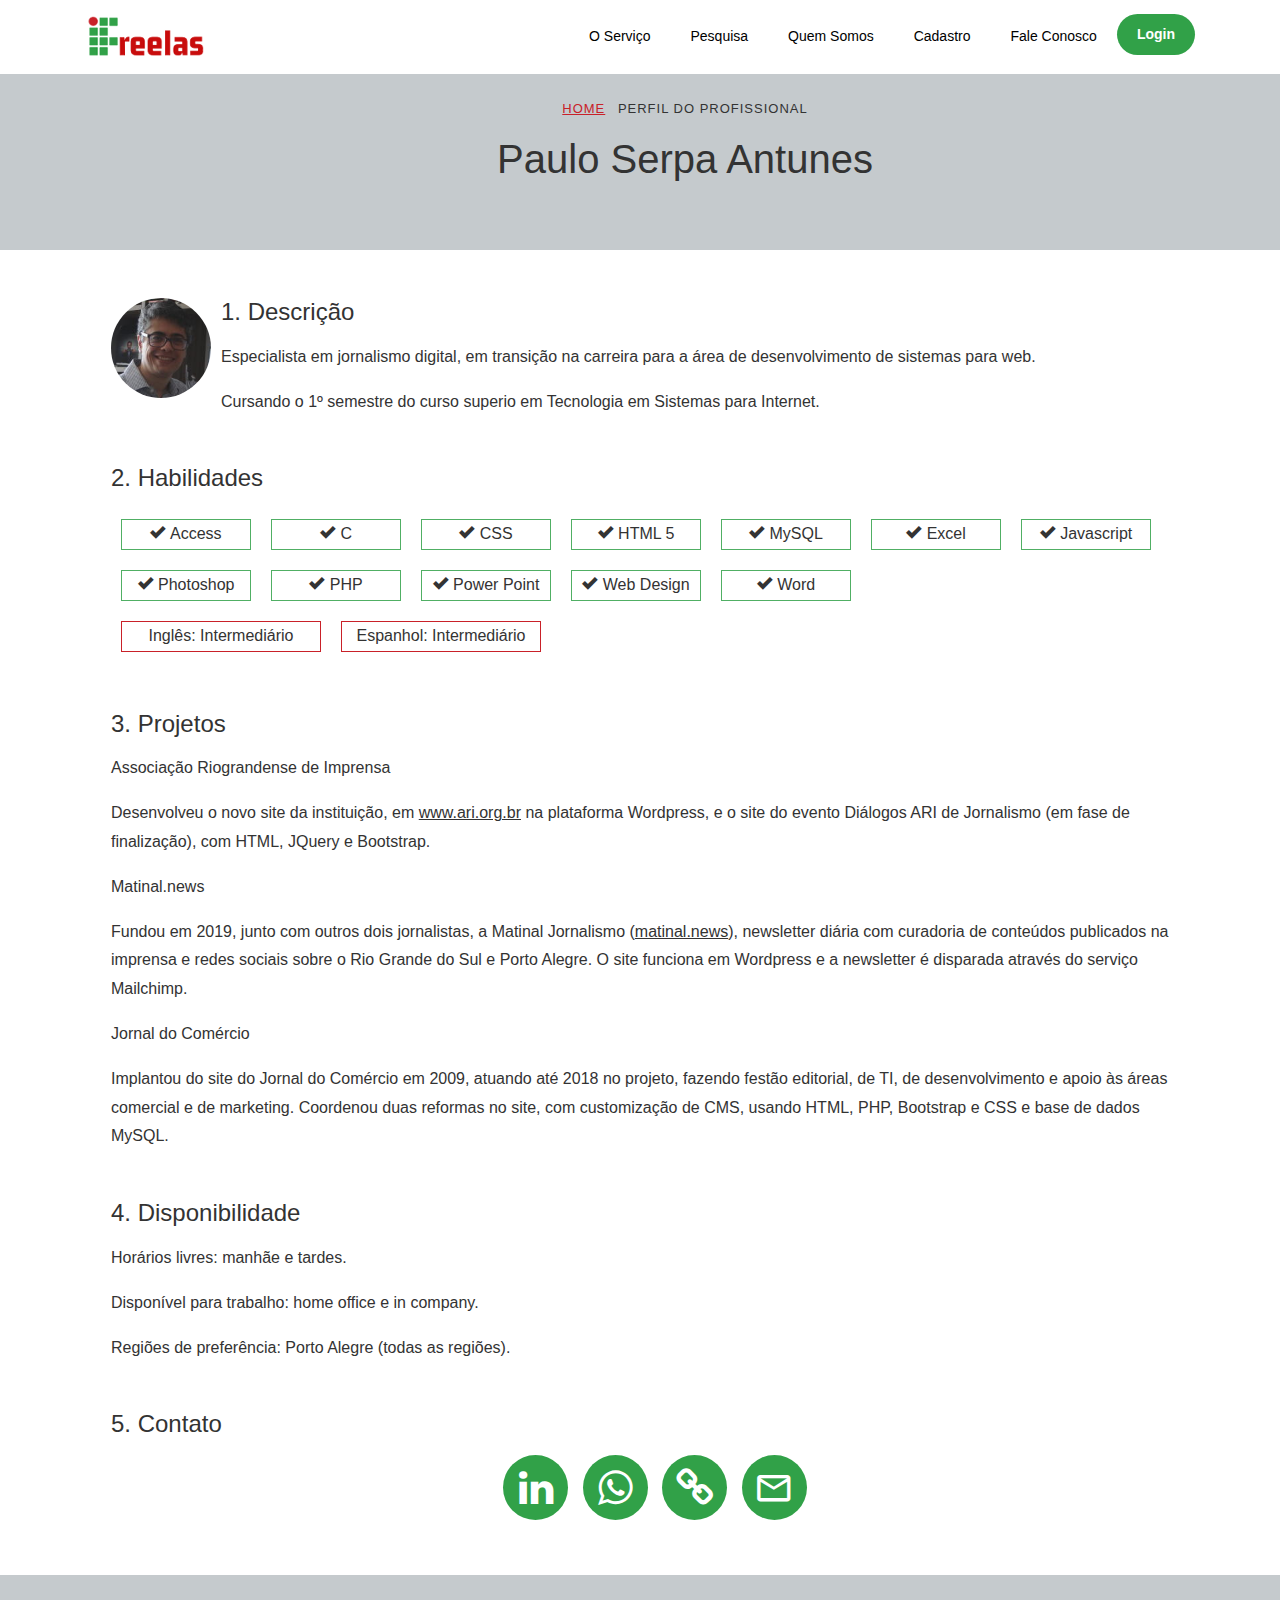
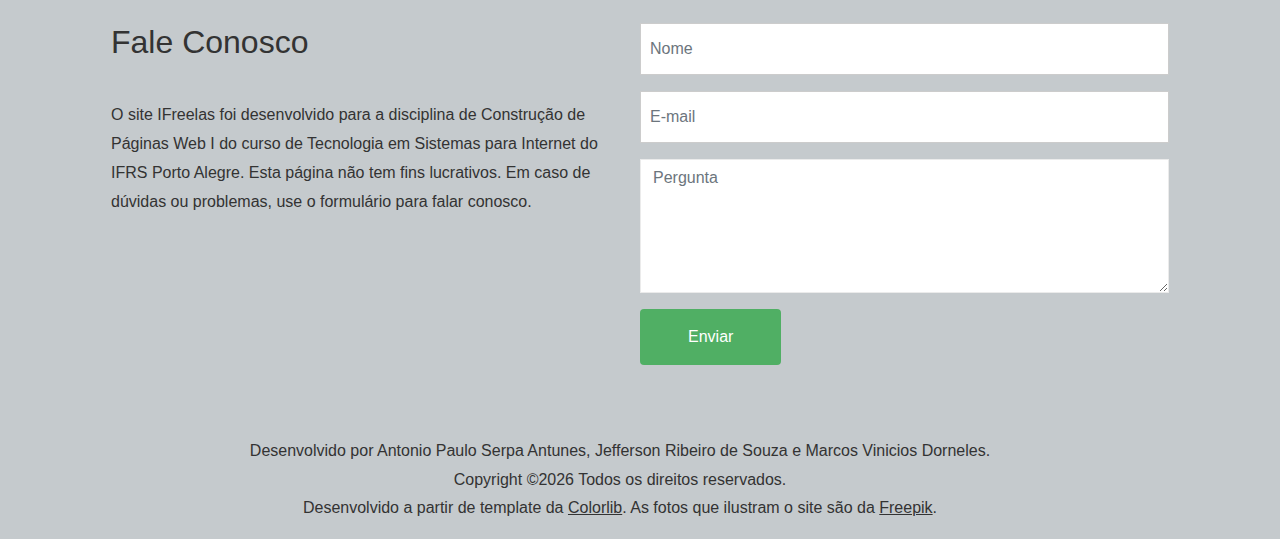
<file: perfil.html>
<!DOCTYPE html>
<html lang="pt-br">
  <head>
    <title>IFreelas</title>
    <meta charset="utf-8">
    <meta name="description" content=""/>
    <meta name="author" content="Desenvolvido por Antonio Paulo Serpa Antunes, Jefferson Ribeiro de Souza e Marcos Vinicios Dorneles">
    <meta name="viewport" content="width=device-width, initial-scale=1, shrink-to-fit=no">
    <link rel="stylesheet" href="css/open-iconic-bootstrap.min.css">
    <link rel="stylesheet" href="css/magnific-popup.css">
    <link rel="stylesheet" href="css/aos.css">      
    <link rel="stylesheet" href="css/style.css">
    <link rel="stylesheet" href="css/icomoon.css">
  </head>
  <body>
    
	  <nav class="navbar navbar-expand-lg ftco_navbar ftco-navbar-light" id="ftco-navbar">
	    <div class="container">
	      <a class="navbar-brand" href="index.html"><img src="images/logo_ifreelaspp.png" alt="IFreelas" title="IFreelas"></a>
	      <button class="navbar-toggler" type="button" data-toggle="collapse" data-target="#ftco-nav" aria-controls="ftco-nav" aria-expanded="false" aria-label="Toggle navigation">
	        <span class="oi oi-menu"></span> Menu
	      </button>

	      <div class="collapse navbar-collapse" id="ftco-nav">
	        <ul class="navbar-nav ml-auto">
	          <li class="nav-item"><a href="servico.html" class="nav-link">O Serviço</a></li>
                <li class="nav-item"><a href="pesquisa.html" class="nav-link">Pesquisa</a></li>
	          <li class="nav-item"><a href="quemsomos.html" class="nav-link">Quem Somos</a></li>
	          <li class="nav-item"><a href="cadastro.html" class="nav-link">Cadastro</a></li>
	          <li class="nav-item"><a href="#faleconosco" class="nav-link">Fale Conosco</a></li>
	          <li class="nav-item cta"><a href="login.html" class="nav-link open-popup-link"><span>Login</span></a></li>
	        </ul>
	      </div>
	    </div>

      </nav>
    <!-- END nav -->


    <section class="home-slider owl-carousel">
      <div class="slider-item bread-item">
        <div class="container-fluid">
          <div class="row slider-text align-items-center justify-content-center" data-scrollax-parent="true">
            <div class="col-md-8 mt-5 text-center col-sm-12">
                <p class="breadcrumbs"><span class="mr-2"><a href="index.html">Home</a></span> <span>Perfil do Profissional</span></p>
                <h1 class="mb-3 bread">Paulo Serpa Antunes</h1>                
            </div>
          </div>
        </div>
      </div>
    </section>
  
    <section class="ftco-section">
      <div class="container">
        <div class="row">
          <div class="col-md-12">
              
              
              
                <div class="perfil">
                <div class="user-img" style="background-image: url(images/paulo.jpg)"></div>
                
                <h4 class="mb-3">1. Descrição</h4>
                <p>Especialista em jornalismo digital, em transição na carreira para a área de desenvolvimento de sistemas para web.</p>
                <p>Cursando o 1º semestre do curso superio em Tecnologia em Sistemas para Internet.</p>    
                
                </div>
  
              
            
            <h4 class="mb-3 mt-5">2. Habilidades</h4>
              
              <div class="skills"><span class="oi oi-check"></span> Access</div>
              <div class="skills"><span class="oi oi-check"></span> C</div>
              <div class="skills"><span class="oi oi-check"></span> CSS</div>
              <div class="skills"><span class="oi oi-check"></span> HTML 5</div>
              <div class="skills"><span class="oi oi-check"></span> MySQL</div>
              <div class="skills"><span class="oi oi-check"></span> Excel</div>
              <div class="skills"><span class="oi oi-check"></span> Javascript</div>
              <div class="skills"><span class="oi oi-check"></span> Photoshop</div>
              <div class="skills"><span class="oi oi-check"></span> PHP</div>
              <div class="skills"><span class="oi oi-check"></span> Power Point</div>
              <div class="skills"><span class="oi oi-check"></span> Web Design</div>
              <div class="skills"><span class="oi oi-check"></span> Word</div>
              <div class="skills_br"></div>

              <div class="skills2"><strong>Inglês:</strong> Intermediário</div>
              <div class="skills2"><strong>Espanhol:</strong> Intermediário</div>
              <div class="skills_br"></div>
              
              <h4 class="mb-3 mt-5">3. Projetos</h4>

            <p><strong>Associação Riograndense de Imprensa</strong></p>
            <p>Desenvolveu o novo site da instituição, em <a href="http://www.ari.org.br" target="_blank">www.ari.org.br</a> na plataforma Wordpress, e o site do evento Diálogos ARI de Jornalismo (em fase de finalização), com HTML, JQuery e Bootstrap.</p>
            <p><strong>Matinal.news</strong></p>
              <p>Fundou em 2019, junto com outros dois jornalistas, a Matinal Jornalismo (<a href="http://matinal.news">matinal.news</a>), newsletter diária com curadoria de conteúdos publicados na imprensa e redes sociais sobre o Rio Grande do Sul e Porto Alegre. O site funciona em Wordpress e a newsletter é disparada através do serviço Mailchimp.</p>
            <p><strong>Jornal do Comércio</strong></p>
            <p>Implantou do site do Jornal do Comércio em 2009, atuando até 2018 no projeto, fazendo festão editorial, de TI, de desenvolvimento e apoio às áreas comercial e de marketing. Coordenou duas reformas no site, com customização de CMS, usando HTML, PHP, Bootstrap e CSS e base de dados MySQL.</p>


              
            <h4 class="mb-3 mt-5">4. Disponibilidade</h4>
            <p>Horários livres: manhãe e tardes.</p>
            <p>Disponível para trabalho: home office e in company.</p>
            <p>Regiões de preferência: Porto Alegre (todas as regiões).</p>
            
            <h4 class="mb-3 mt-5">5. Contato</h4>
              
                <div class="text-center">
                <ul class="ftco-footer-social">
                <li><a href="https://www.linkedin.com/in/pauloserpaantunes/"><span class="icon-linkedin"></span></a></li>
                <li><a href="https://api.whatsapp.com/send?phone=5198213558"><span class="icon-whatsapp"></span></a></li>
                <li><a href="https://jornalismodigital.jor.br"><span class="icon-link"></span></a></li>
                <li><a href="mailto:pauloserpaantunes@gmail.com"><span class="icon-mail_outline"></span></a></li>
                </ul>
                </div>
                <br>
              

          </div> <!-- .col-md-8 -->

          </div>
    </section> <!-- .section -->

    <footer id="faleconosco" class="ftco-footer ftco-section">
      <div class="container">
        <div class="row mb-5">
          <div class="col-md">
            <div class="ftco-footer-widget mb-4">
              <h2>Fale Conosco</h2>
              <p>O site IFreelas foi desenvolvido para a disciplina de Construção de Páginas Web I do curso de Tecnologia em Sistemas para Internet do IFRS Porto Alegre. Esta página não tem fins lucrativos. Em caso de dúvidas ou problemas, use o formulário para falar conosco.</p>
            </div>
          </div>
          <div class="col-md">
             <div class="ftco-footer-widget mb-4">
              <form action="#">
              <div class="form-group">
                <input type="text" class="form-control" placeholder="Nome">
              </div>
              <div class="form-group">
                <input type="text" class="form-control" placeholder="E-mail">
              </div>
              <div class="form-group">
                <textarea name="" id="" cols="30" rows="5" class="form-control" placeholder="Pergunta"></textarea>
              </div>
              <div class="form-group">
                <input type="submit" value="Enviar" class="btn btn-primary py-3 px-5">
              </div>
            </form>
            </div>
          </div>
         
        </div>
        <div class="row">
          <div class="col-md-12 text-center">

            <p>Desenvolvido por Antonio Paulo Serpa Antunes, Jefferson Ribeiro de Souza e Marcos Vinicios Dorneles.<br>Copyright &copy;<script>document.write(new Date().getFullYear());</script> Todos os direitos reservados.<br> Desenvolvido a partir de template da <a href="https://colorlib.com" target="_blank">Colorlib</a>. As fotos que ilustram o site são da <a href="https://br.freepik.com/fotos-vetores-gratis/pessoas">Freepik</a>.</p>
          </div>
        </div>
      </div>
    </footer>
    

  <script src="js/jquery.min.js"></script>
  <script src="js/jquery-migrate-3.0.1.min.js"></script>
  <script src="js/bootstrap.min.js"></script>
  <script src="js/jquery.easing.1.3.js"></script>
  <script src="js/jquery.waypoints.min.js"></script>
  <script src="js/jquery.stellar.min.js"></script>
  <script src="js/aos.js"></script>
  <script src="js/scrollax.min.js"></script>
  <script src="js/jquery.magnific-popup.min.js"></script>
  <script src="js/main.js"></script>
    
  </body>
</html>
</file>
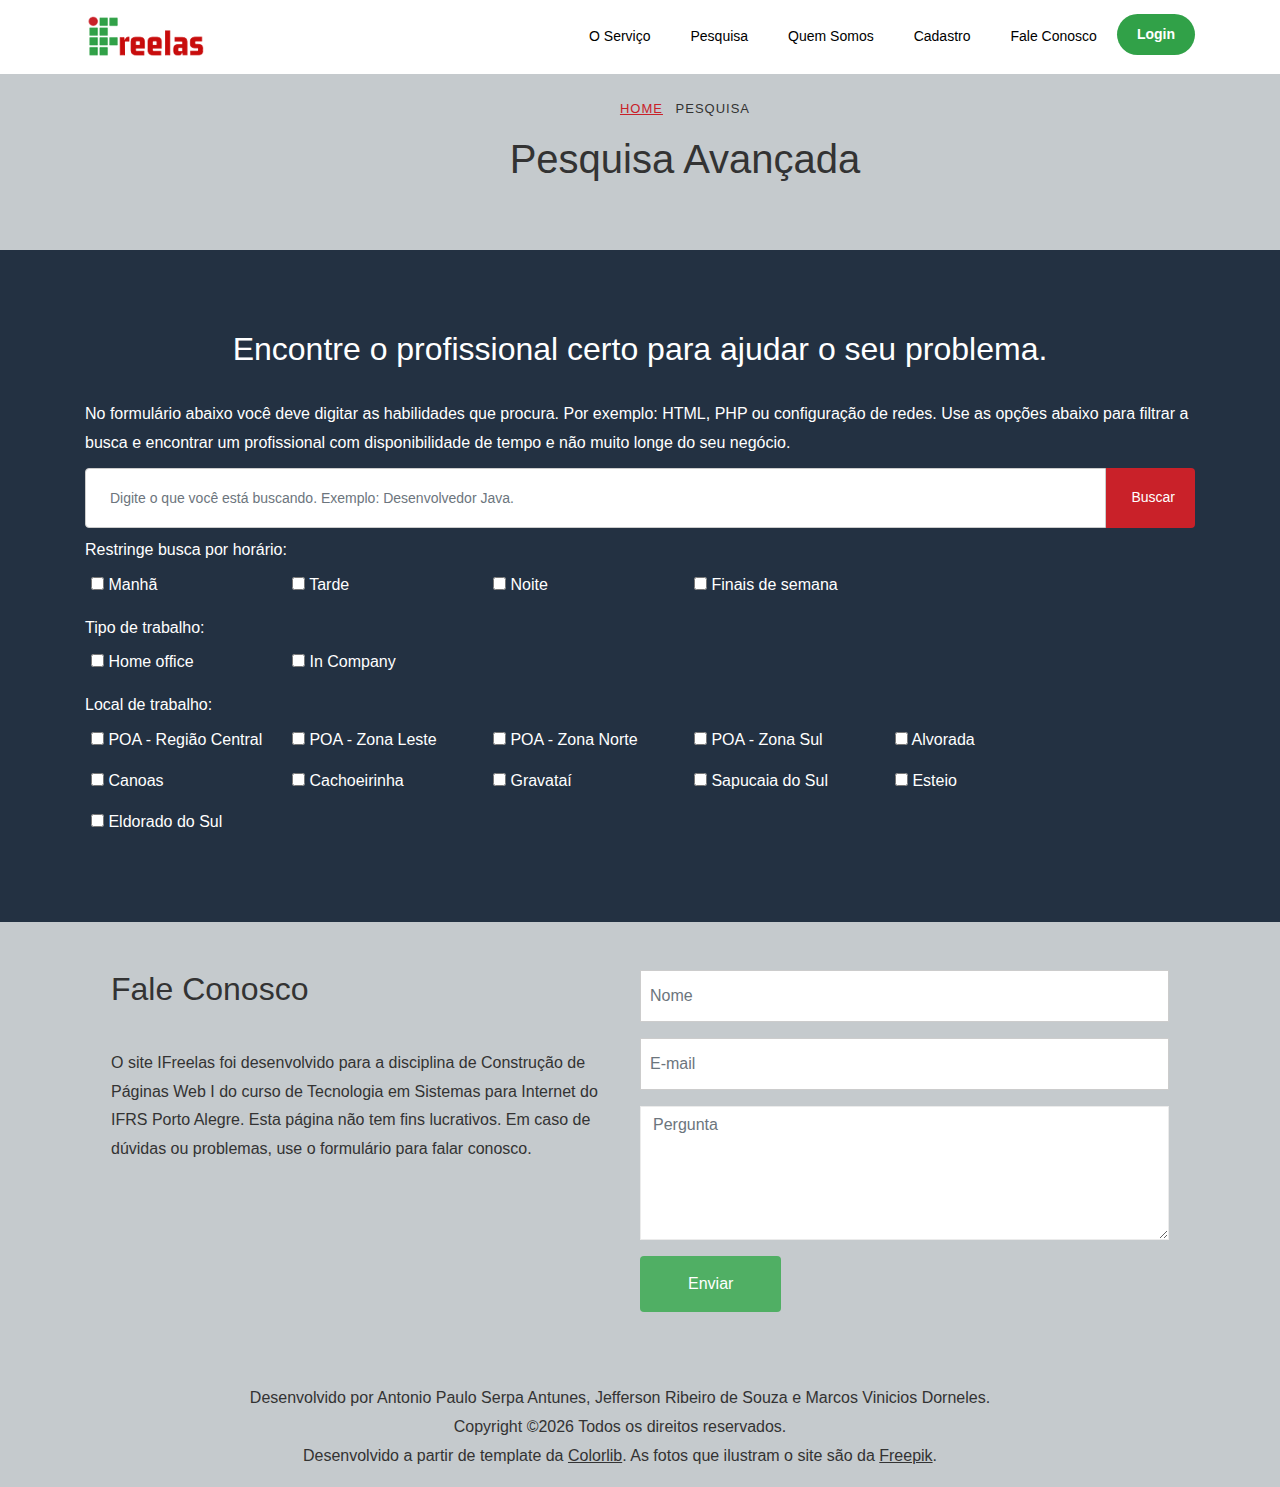
<file: pesquisa.html>
<!DOCTYPE html>
<html lang="pt-br">
  <head>
    <title>IFreelas</title>
    <meta charset="utf-8">
    <meta name="description" content=""/>
    <meta name="author" content="Desenvolvido por Antonio Paulo Serpa Antunes, Jefferson Ribeiro de Souza e Marcos Vinicios Dorneles">
    <meta name="viewport" content="width=device-width, initial-scale=1, shrink-to-fit=no">
    <link rel="stylesheet" href="css/open-iconic-bootstrap.min.css">
    <link rel="stylesheet" href="css/magnific-popup.css">
    <link rel="stylesheet" href="css/aos.css">      
    <link rel="stylesheet" href="css/style.css">
  </head>
  <body>
    
	  <nav class="navbar navbar-expand-lg ftco_navbar ftco-navbar-light" id="ftco-navbar">
	    <div class="container">
	      <a class="navbar-brand" href="index.html"><img src="images/logo_ifreelaspp.png" alt="IFreelas" title="IFreelas"></a>
	      <button class="navbar-toggler" type="button" data-toggle="collapse" data-target="#ftco-nav" aria-controls="ftco-nav" aria-expanded="false" aria-label="Toggle navigation">
	        <span class="oi oi-menu"></span> Menu
	      </button>

	      <div class="collapse navbar-collapse" id="ftco-nav">
	        <ul class="navbar-nav ml-auto">
	          <li class="nav-item"><a href="servico.html" class="nav-link">O Serviço</a></li>
                <li class="nav-item"><a href="pesquisa.html" class="nav-link">Pesquisa</a></li>
	          <li class="nav-item"><a href="quemsomos.html" class="nav-link">Quem Somos</a></li>
	          <li class="nav-item"><a href="cadastro.html" class="nav-link">Cadastro</a></li>
	          <li class="nav-item"><a href="#faleconosco" class="nav-link">Fale Conosco</a></li>
	          <li class="nav-item cta"><a href="login.html" class="nav-link open-popup-link"><span>Login</span></a></li>
	        </ul>
	      </div>
	    </div>

      </nav>
    <!-- END nav -->


    <section class="home-slider owl-carousel">
      <div class="slider-item bread-item">
        <div class="container-fluid">
          <div class="row slider-text align-items-center justify-content-center" data-scrollax-parent="true">

            <div class="col-md-8 mt-5 text-center col-sm-12">
              <p class="breadcrumbs"><span class="mr-2"><a href="index.html">Home</a></span> <span>Pesquisa</span></p>
	            <h1 class="mb-3 bread">Pesquisa Avançada</h1>
            </div>
          </div>
        </div>
      </div>
    </section>


            <section id="pesquisa" class="ftco-domain">
    	<div class="container">
    		<div class="row d-flex">
   			<div class="col-lg-12 text-center heading-white mb-4 mb-sm-4 mb-lg-0">
 					<h2>Encontre o profissional certo para ajudar o seu problema.</h2>
                    
    			</div>
			</div>
			<div class="row d-flex">
    			<div class="col-lg-12">
                    <p class="domain-price mt-2">No formulário abaixo você deve digitar as habilidades que procura. Por exemplo: HTML, PHP ou configuração de redes. Use as opções abaixo para filtrar a busca e encontrar um profissional com disponibilidade de tempo e não muito longe do seu negócio.</p>
                    
    				<form action="#" class="domain-form d-flex">
              <div class="form-group domain-name">
                <input type="text" class="form-control name px-4" placeholder="Digite o que você está buscando. Exemplo: Desenvolvedor Java.">
              </div>
              <div class="form-group d-flex">
                <input type="button" class="search-domain btn btn-primary text-center" value="Buscar" id="botaotemp1">
	            </div>
            </form>
            
            <div class="pesq1">
            <p class="domain-price mt-2">Restringe busca por horário:<br clear=all>
    <label><span><input type="checkbox" name="horario" value="manha"> Manhã</span></label>
    <label><span><input type="checkbox" name="horario" value="tarde"> Tarde</span></label>
    <label><span><input type="checkbox" name="horario" value="noite"> Noite</span></label>
    <label><span><input type="checkbox" name="horario" value="fimdesemana">  Finais de semana</span></label></p>
    <div style="clear: both;"></div>
    <p class="domain-price mt-2">Tipo de trabalho:<br clear=all>
    <label><span><input type="checkbox" name="tipo" value="homeoffice"> Home office</span></label>
    <label><span><input type="checkbox" name="tipo" value="incompany"> In Company</span></label>
     </p>
     <div style="clear: both;"></div>
     <p class="domain-price mt-2">Local de trabalho:<br clear=all>
    <label><span><input type="checkbox" name="poa" value="centro"> POA - Região Central</span></label>
    <label><span><input type="checkbox" name="poa" value="zonaleste"> POA - Zona Leste</span></label>
    <label><span><input type="checkbox" name="poa" value="zonanorte"> POA - Zona Norte</span></label>
    <label><span><input type="checkbox" name="poa" value="zonasul"> POA - Zona Sul</span></label>
    <label><span><input type="checkbox" name="poa" value="alvorada"> Alvorada</span></label>
    <label><span><input type="checkbox" name="poa" value="canoas"> Canoas</span></label>
    <label><span><input type="checkbox" name="poa" value="cachoeirinha"> Cachoeirinha</span></label>
    <label><span><input type="checkbox" name="poa" value="gravatai"> Gravataí</span></label>
    <label><span><input type="checkbox" name="poa" value="sapucai"> Sapucaia do Sul</span></label>
    <label><span><input type="checkbox" name="poa" value="esteio"> Esteio</span></label>
    <label><span><input type="checkbox" name="poa" value="eldorado"> Eldorado do Sul</span></label>
        
                    </p>
    			</div>
    		</div>
    	</div>
    </section>
        
        <footer id="faleconosco" class="ftco-footer ftco-section">
      <div class="container">
        <div class="row mb-5">
          <div class="col-md">
            <div class="ftco-footer-widget mb-4">
              <h2>Fale Conosco</h2>
              <p>O site IFreelas foi desenvolvido para a disciplina de Construção de Páginas Web I do curso de Tecnologia em Sistemas para Internet do IFRS Porto Alegre. Esta página não tem fins lucrativos. Em caso de dúvidas ou problemas, use o formulário para falar conosco.</p>
            </div>
          </div>
          <div class="col-md">
             <div class="ftco-footer-widget mb-4">
              <form action="#">
              <div class="form-group">
                <input type="text" class="form-control" placeholder="Nome">
              </div>
              <div class="form-group">
                <input type="text" class="form-control" placeholder="E-mail">
              </div>
              <div class="form-group">
                <textarea name="" id="" cols="30" rows="5" class="form-control" placeholder="Pergunta"></textarea>
              </div>
              <div class="form-group">
                <input type="submit" value="Enviar" class="btn btn-primary py-3 px-5">
              </div>
            </form>
            </div>
          </div>
         
        </div>
        <div class="row">
          <div class="col-md-12 text-center">

            <p>Desenvolvido por Antonio Paulo Serpa Antunes, Jefferson Ribeiro de Souza e Marcos Vinicios Dorneles.<br>Copyright &copy;<script>document.write(new Date().getFullYear());</script> Todos os direitos reservados.<br> Desenvolvido a partir de template da <a href="https://colorlib.com" target="_blank">Colorlib</a>. As fotos que ilustram o site são da <a href="https://br.freepik.com/fotos-vetores-gratis/pessoas">Freepik</a>.</p>
          </div>
        </div>
      </div>
    </footer>
    

  <script src="js/jquery.min.js"></script>
  <script src="js/jquery-migrate-3.0.1.min.js"></script>
  <script src="js/bootstrap.min.js"></script>
  <script src="js/jquery.easing.1.3.js"></script>
  <script src="js/jquery.waypoints.min.js"></script>
  <script src="js/jquery.stellar.min.js"></script>
  <script src="js/aos.js"></script>
  <script src="js/scrollax.min.js"></script>
  <script src="js/jquery.magnific-popup.min.js"></script>
  <script src="js/main.js"></script>
    
  </body>
</html>
</file>
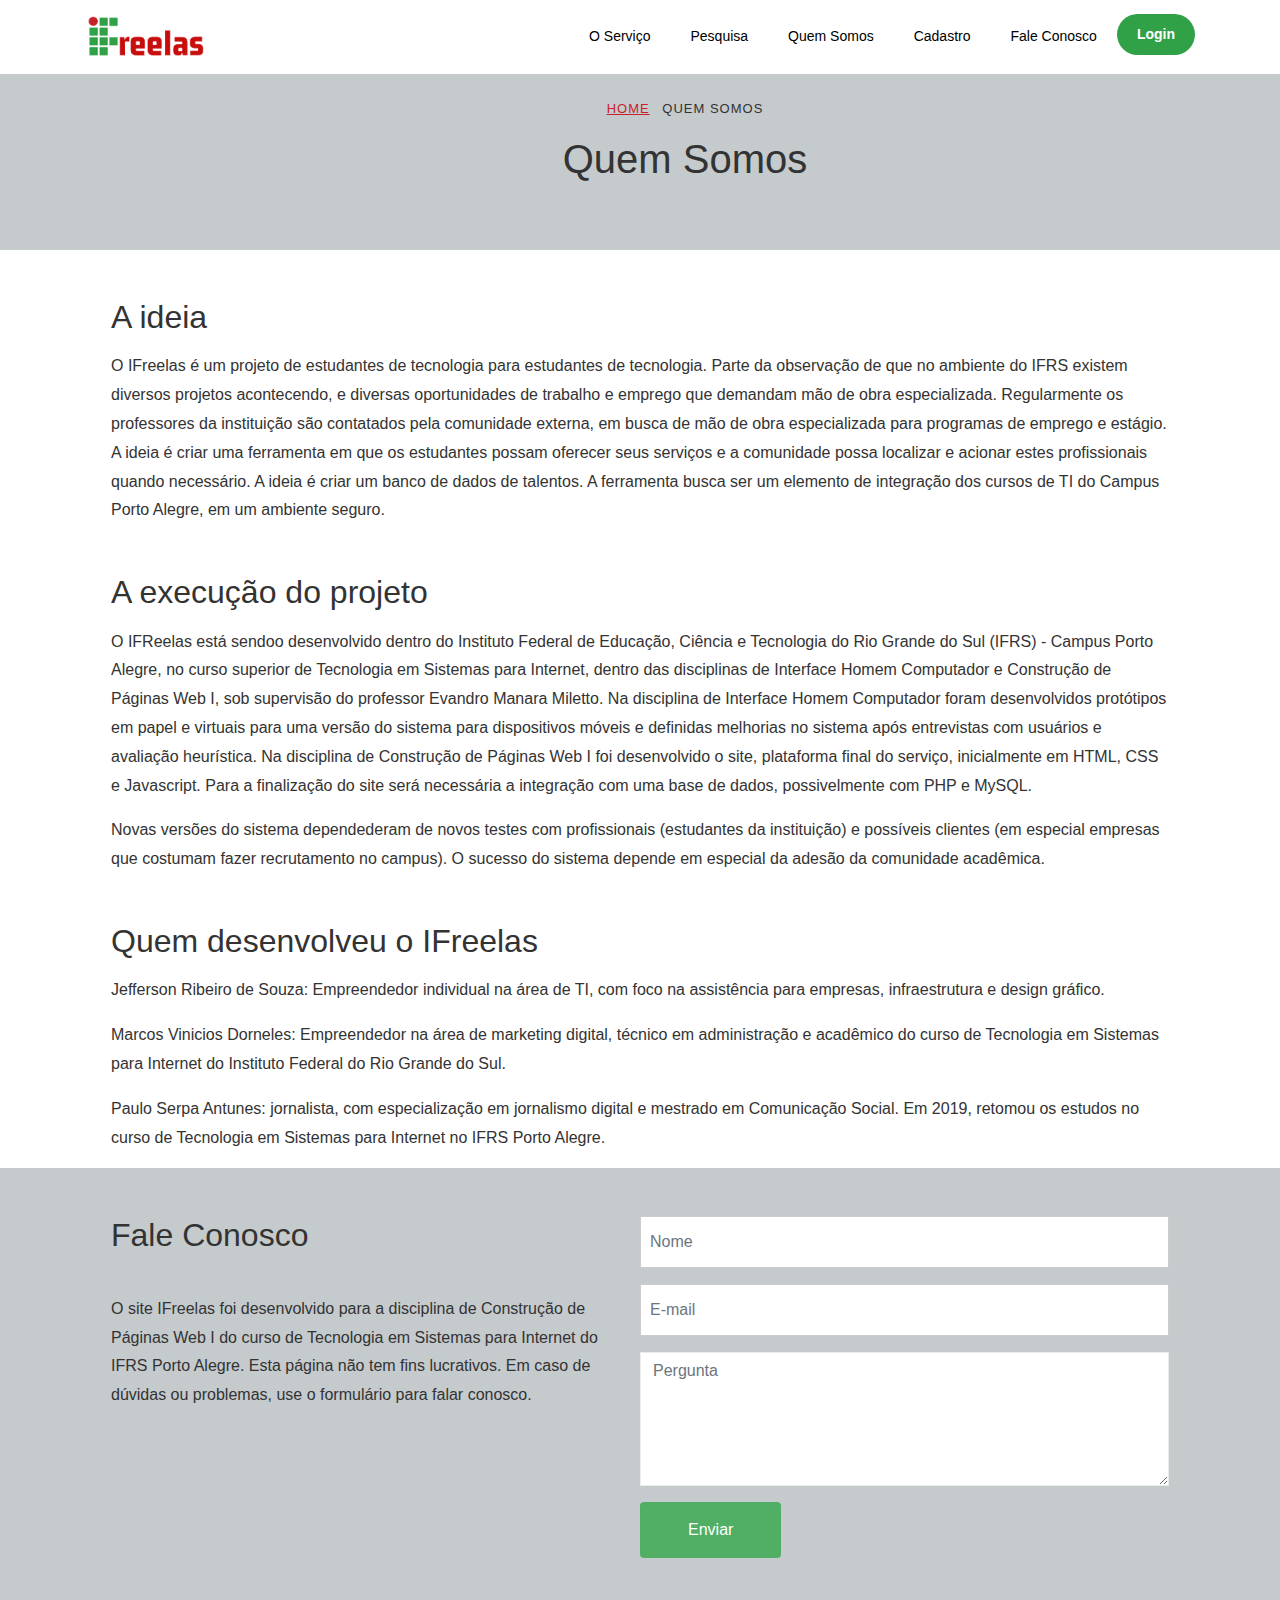
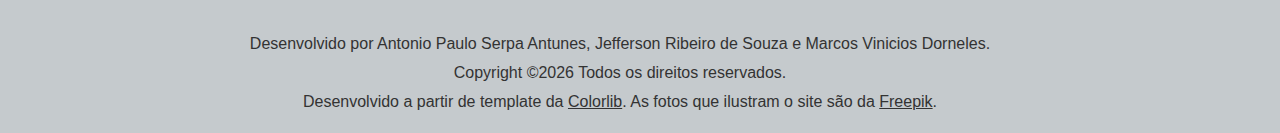
<file: quemsomos.html>
<!DOCTYPE html>
<html lang="pt-br">
  <head>
    <title>IFreelas</title>
    <meta charset="utf-8">
    <meta name="description" content=""/>
    <meta name="author" content="Desenvolvido por Antonio Paulo Serpa Antunes, Jefferson Ribeiro de Souza e Marcos Vinicios Dorneles">
    <meta name="viewport" content="width=device-width, initial-scale=1, shrink-to-fit=no">
    <link rel="stylesheet" href="css/open-iconic-bootstrap.min.css">
    <link rel="stylesheet" href="css/magnific-popup.css">
    <link rel="stylesheet" href="css/aos.css">      
    <link rel="stylesheet" href="css/style.css">
  </head>
  <body>
    
	  <nav class="navbar navbar-expand-lg ftco_navbar ftco-navbar-light" id="ftco-navbar">
	    <div class="container">
	      <a class="navbar-brand" href="index.html"><img src="images/logo_ifreelaspp.png" alt="IFreelas" title="IFreelas"></a>
	      <button class="navbar-toggler" type="button" data-toggle="collapse" data-target="#ftco-nav" aria-controls="ftco-nav" aria-expanded="false" aria-label="Toggle navigation">
	        <span class="oi oi-menu"></span> Menu
	      </button>

	      <div class="collapse navbar-collapse" id="ftco-nav">
	        <ul class="navbar-nav ml-auto">
	          <li class="nav-item"><a href="servico.html" class="nav-link">O Serviço</a></li>
                <li class="nav-item"><a href="pesquisa.html" class="nav-link">Pesquisa</a></li>
	          <li class="nav-item"><a href="quemsomos.html" class="nav-link">Quem Somos</a></li>
	          <li class="nav-item"><a href="cadastro.html" class="nav-link">Cadastro</a></li>
	          <li class="nav-item"><a href="#faleconosco" class="nav-link">Fale Conosco</a></li>
	          <li class="nav-item cta"><a href="login.html" class="nav-link open-popup-link"><span>Login</span></a></li>
	        </ul>
	      </div>
	    </div>

      </nav>
    <!-- END nav -->


    <section class="home-slider owl-carousel">
      <div class="slider-item bread-item">
        <div class="container-fluid">
          <div class="row slider-text align-items-center justify-content-center" data-scrollax-parent="true">

            <div class="col-md-8 mt-5 text-center col-sm-12">
              <p class="breadcrumbs"><span class="mr-2"><a href="index.html">Home</a></span> <span>Quem Somos</span></p>
	            <h1 class="mb-3 bread">Quem Somos</h1>
            </div>
          </div>
        </div>
      </div>
    </section>
  
    <section class="ftco-section">
      <div class="container">
        <div class="row">
          <div class="col-md-12">
            <h2 class="mb-3">A ideia</h2>
              <p>O IFreelas é um projeto de estudantes de tecnologia para estudantes de tecnologia. Parte da observação de que no ambiente do IFRS existem diversos projetos acontecendo, e diversas oportunidades de trabalho e emprego que demandam mão de obra especializada. Regularmente os professores da instituição são contatados pela comunidade externa, em busca de mão de obra especializada para programas de emprego e estágio.
                  A ideia é criar uma ferramenta em que os estudantes possam oferecer seus serviços e a comunidade possa localizar e acionar estes  profissionais quando necessário. A ideia é criar um banco de dados de talentos. A ferramenta busca ser um elemento de integração dos cursos de TI do Campus Porto Alegre, em um ambiente seguro. </p>
            <h2 class="mb-3 mt-5">A execução do projeto</h2>
            <p>O IFReelas está sendoo desenvolvido dentro do Instituto Federal de Educação, Ciência e Tecnologia do Rio Grande do Sul (IFRS) - Campus Porto Alegre, no curso superior de Tecnologia em Sistemas para Internet, dentro das disciplinas de Interface Homem Computador e Construção de Páginas Web I, sob supervisão do professor Evandro Manara Miletto. Na disciplina de Interface Homem Computador foram desenvolvidos protótipos em papel e virtuais para uma versão do sistema para dispositivos móveis e definidas melhorias no sistema após entrevistas com usuários e avaliação heurística. Na disciplina de Construção de Páginas Web I foi desenvolvido o site, plataforma final do serviço, inicialmente em HTML, CSS e Javascript. Para a finalização do site será necessária a integração com uma base de dados, possivelmente com PHP e MySQL.</p>
            
            <p>Novas versões do sistema dependederam de novos testes com profissionais (estudantes da instituição) e possíveis clientes (em especial empresas que costumam fazer recrutamento no campus). O sucesso do sistema depende em especial da adesão da comunidade acadêmica.</p>

            <h2 class="mb-3 mt-5">Quem desenvolveu o IFreelas</h2>

              <p><strong>Jefferson Ribeiro de Souza:</strong> Empreendedor individual  na área de TI, com foco na assistência para empresas, infraestrutura e design gráfico.</p>
              
              <p><strong>Marcos Vinicios Dorneles:</strong> Empreendedor na área de marketing digital, técnico em administração e acadêmico do curso de  Tecnologia em Sistemas para Internet do Instituto Federal do Rio Grande do Sul.</p>

              <p><strong>Paulo Serpa Antunes:</strong> jornalista, com especialização em jornalismo digital e mestrado em Comunicação Social. Em 2019, retomou os estudos no curso de Tecnologia em Sistemas para Internet no IFRS Porto Alegre. </p> 

          </div> <!-- .col-md-8 -->

          </div>
    </section> <!-- .section -->

    <footer id="faleconosco" class="ftco-footer ftco-section">
      <div class="container">
        <div class="row mb-5">
          <div class="col-md">
            <div class="ftco-footer-widget mb-4">
              <h2>Fale Conosco</h2>
              <p>O site IFreelas foi desenvolvido para a disciplina de Construção de Páginas Web I do curso de Tecnologia em Sistemas para Internet do IFRS Porto Alegre. Esta página não tem fins lucrativos. Em caso de dúvidas ou problemas, use o formulário para falar conosco.</p>
            </div>
          </div>
          <div class="col-md">
             <div class="ftco-footer-widget mb-4">
              <form action="#">
              <div class="form-group">
                <input type="text" class="form-control" placeholder="Nome">
              </div>
              <div class="form-group">
                <input type="text" class="form-control" placeholder="E-mail">
              </div>
              <div class="form-group">
                <textarea name="" id="" cols="30" rows="5" class="form-control" placeholder="Pergunta"></textarea>
              </div>
              <div class="form-group">
                <input type="submit" value="Enviar" class="btn btn-primary py-3 px-5">
              </div>
            </form>
            </div>
          </div>
         
        </div>
        <div class="row">
          <div class="col-md-12 text-center">

            <p>Desenvolvido por Antonio Paulo Serpa Antunes, Jefferson Ribeiro de Souza e Marcos Vinicios Dorneles.<br>Copyright &copy;<script>document.write(new Date().getFullYear());</script> Todos os direitos reservados.<br> Desenvolvido a partir de template da <a href="https://colorlib.com" target="_blank">Colorlib</a>. As fotos que ilustram o site são da <a href="https://br.freepik.com/fotos-vetores-gratis/pessoas">Freepik</a>.</p>
          </div>
        </div>
      </div>
    </footer>
    

  <script src="js/jquery.min.js"></script>
  <script src="js/jquery-migrate-3.0.1.min.js"></script>
  <script src="js/bootstrap.min.js"></script>
  <script src="js/jquery.easing.1.3.js"></script>
  <script src="js/jquery.waypoints.min.js"></script>
  <script src="js/jquery.stellar.min.js"></script>
  <script src="js/aos.js"></script>
  <script src="js/scrollax.min.js"></script>
  <script src="js/jquery.magnific-popup.min.js"></script>
  <script src="js/main.js"></script>
    
  </body>
</html>
</file>
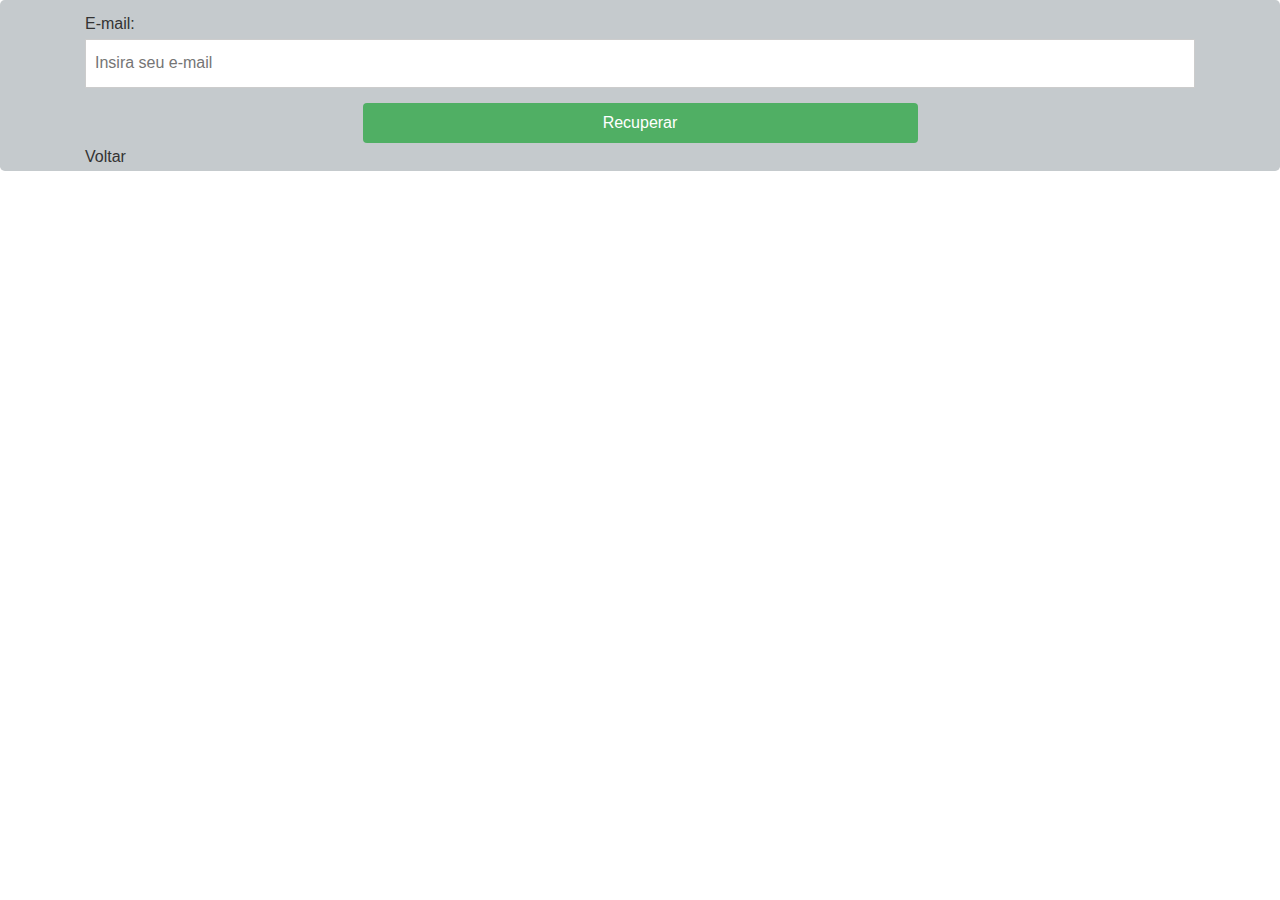
<file: recuperar.html>
<!DOCTYPE html>
<html lang="pt-br">
<head>
<meta name="viewport" content="width=device-width, initial-scale=1">
    <title>IFreelas</title>
    <meta charset="utf-8">
    <meta name="description" content=""/>
    <meta name="author" content="Desenvolvido por Antonio Paulo Serpa Antunes, Jefferson Ribeiro de Souza e Marcos Vinicios Dorneles">
    <meta name="viewport" content="width=device-width, initial-scale=1, shrink-to-fit=no">
    <link rel="stylesheet" href="css/open-iconic-bootstrap.min.css">
    <link rel="stylesheet" href="css/magnific-popup.css">
    <link rel="stylesheet" href="css/aos.css">      
    <link rel="stylesheet" href="css/style.css">
</head>
<body>

  
  <form class="modal-content" action="#">
      
    <div class="container">
      <label for="uname"><b>E-mail:</b></label>
      <input type="text" placeholder="Insira seu e-mail" name="uname" required>

    <div align="center">
    <input type="submit" value="Recuperar" class="btn btn-primary tambotao">
    </div>
  
    <span class="a1">
    <a href="login.html" style= "text-decoration:none">Voltar</a>
    </span>

      </div>

    
      
    </div>
  </form>
</div>
<!-- end form forgot -->




  <script src="js/jquery.min.js"></script>
  <script src="js/jquery-migrate-3.0.1.min.js"></script>
  <script src="js/bootstrap.min.js"></script>
  <script src="js/jquery.easing.1.3.js"></script>
  <script src="js/jquery.waypoints.min.js"></script>
  <script src="js/jquery.stellar.min.js"></script>
  <script src="js/aos.js"></script>
  <script src="js/scrollax.min.js"></script>
  <script src="js/jquery.magnific-popup.min.js"></script>
  <script src="js/main.js"></script>

<script>
// Get the modal
var modal = document.getElementById('id01');

// When the user clicks anywhere outside of the modal, close it
window.onclick = function(event) {
    if (event.target == modal) {
        modal.style.display = "none";
    }
}
</script>

</body>
</html>
</file>
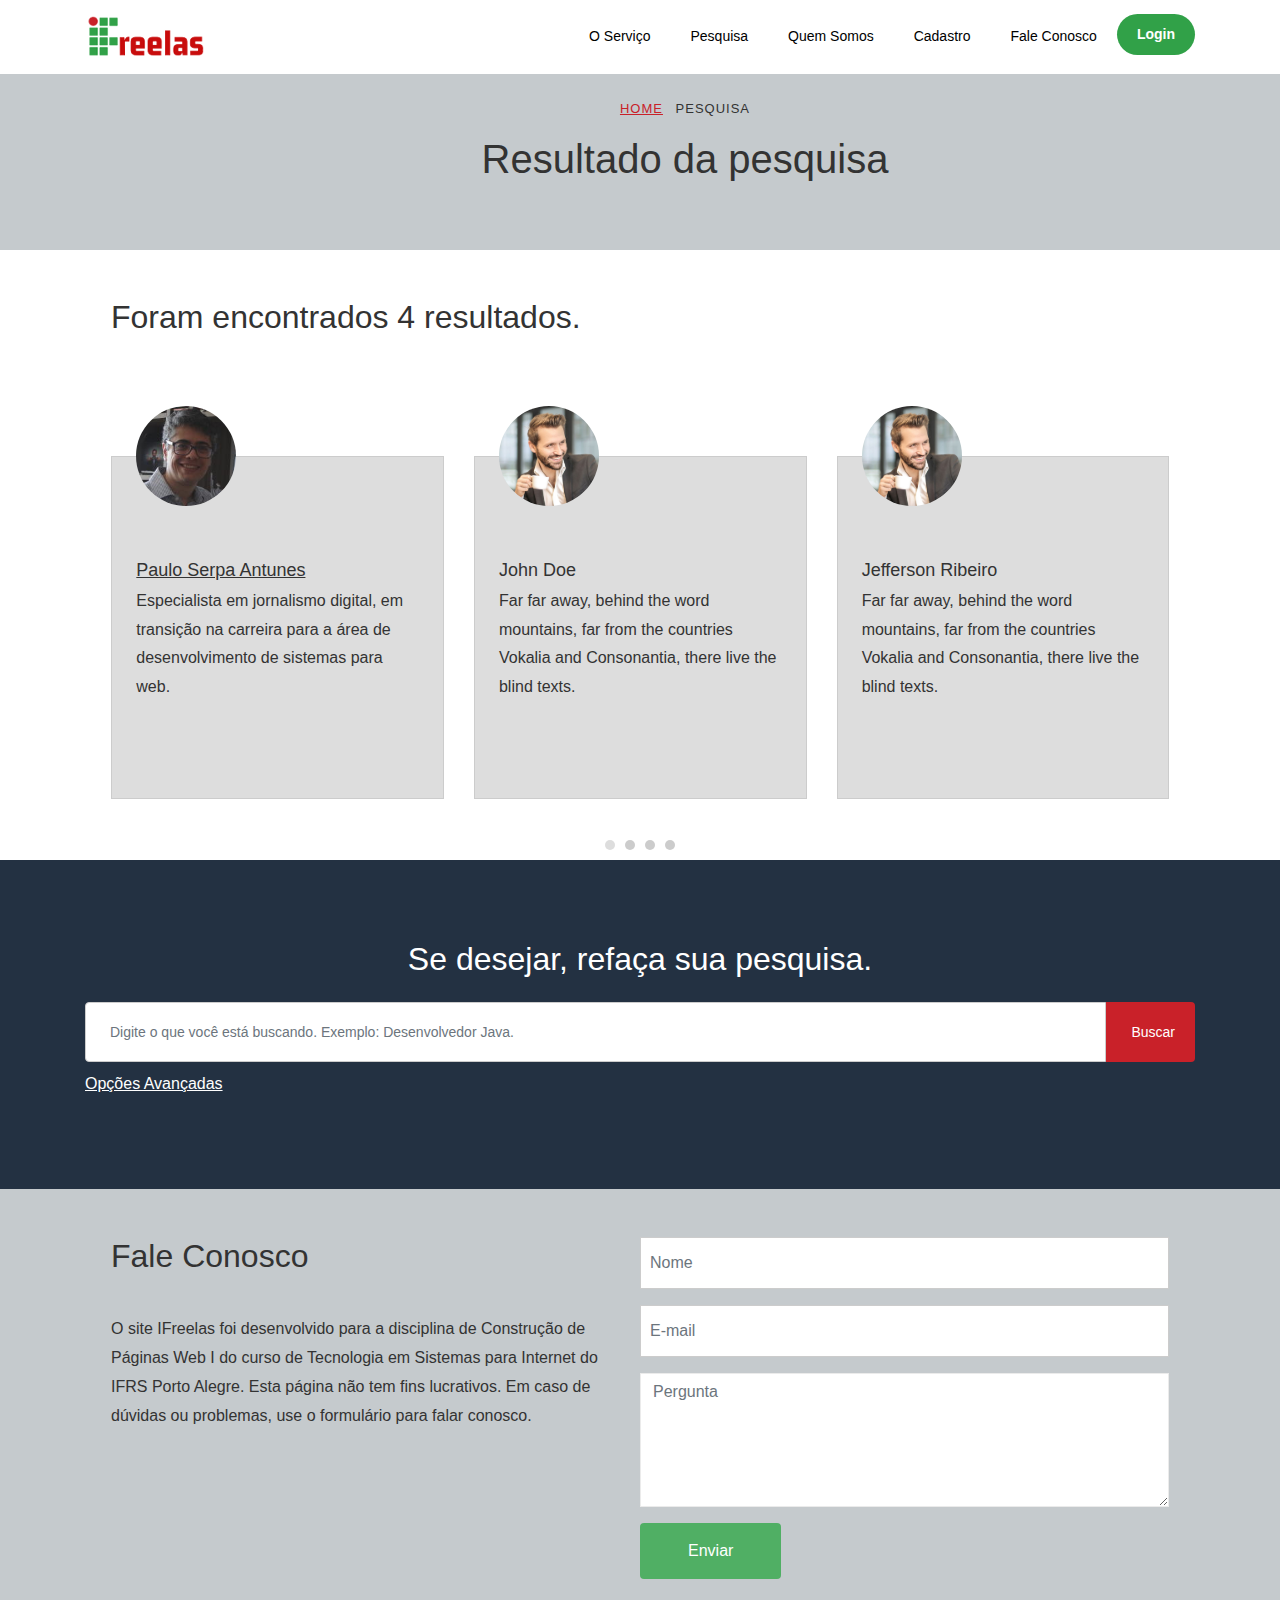
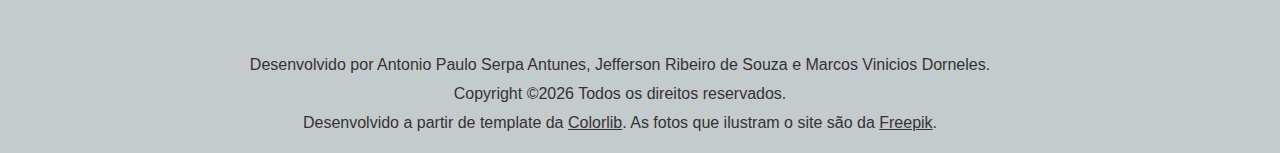
<file: result.html>
<!DOCTYPE html>
<html lang="pt-br">
  <head>
    <title>IFreelas</title>
    <meta charset="utf-8">
    <meta name="description" content=""/>
    <meta name="author" content="Desenvolvido por Antonio Paulo Serpa Antunes, Jefferson Ribeiro de Souza e Marcos Vinicios Dorneles">
    <meta name="viewport" content="width=device-width, initial-scale=1, shrink-to-fit=no">

    <link rel="stylesheet" href="css/owl.carousel.min.css">      
    <link rel="stylesheet" href="css/owl.theme.default.min.css">
    <link rel="stylesheet" href="css/open-iconic-bootstrap.min.css">
    <link rel="stylesheet" href="css/magnific-popup.css">
    <link rel="stylesheet" href="css/aos.css">      
    <link rel="stylesheet" href="css/style.css">
  </head>
  <body>
    
	  <nav class="navbar navbar-expand-lg ftco_navbar ftco-navbar-light" id="ftco-navbar">
	    <div class="container">
	      <a class="navbar-brand" href="index.html"><img src="images/logo_ifreelaspp.png" alt="IFreelas" title="IFreelas"></a>
	      <button class="navbar-toggler" type="button" data-toggle="collapse" data-target="#ftco-nav" aria-controls="ftco-nav" aria-expanded="false" aria-label="Toggle navigation">
	        <span class="oi oi-menu"></span> Menu
	      </button>

	      <div class="collapse navbar-collapse" id="ftco-nav">
	        <ul class="navbar-nav ml-auto">
	          <li class="nav-item"><a href="servico.html" class="nav-link">O Serviço</a></li>
                <li class="nav-item"><a href="pesquisa.html" class="nav-link">Pesquisa</a></li>
	          <li class="nav-item"><a href="quemsomos.html" class="nav-link">Quem Somos</a></li>
	          <li class="nav-item"><a href="cadastro.html" class="nav-link">Cadastro</a></li>
	          <li class="nav-item"><a href="#faleconosco" class="nav-link">Fale Conosco</a></li>
	          <li class="nav-item cta"><a href="login.html" class="nav-link open-popup-link"><span>Login</span></a></li>
	        </ul>
	      </div>
	    </div>

      </nav>
    <!-- END nav -->


    <section class="home-slider owl-carousel">
      <div class="slider-item bread-item">
        <div class="container-fluid">
          <div class="row slider-text align-items-center justify-content-center" data-scrollax-parent="true">

            <div class="col-md-8 mt-5 text-center col-sm-12">
              <p class="breadcrumbs"><span class="mr-2"><a href="index.html">Home</a></span> <span>Pesquisa</span></p>
	            <h1 class="mb-3 bread">Resultado da pesquisa</h1>
            </div>
          </div>
        </div>
      </div>
    </section>


          <section class="ftco-section">
      <div class="container">
        <div class="row">
          <div class="col-md-12">
            <h2 class="mb-3">Foram encontrados 4 resultados.</h2>

          </div> <!-- .col-md-8 -->

          </div>
    </section> <!-- .section -->


 
      <section class="ftco-section testimony-section">
<div class="container">

<div class="row ftco-animate">
<div class="col-md-12">
<div class="carousel-testimony owl-carousel ftco-owl">
<div class="item">
<div class="testimony-wrap p-4 pb-5">
<div class="user-img mb-5" style="background-image: url(images/person_1.jpg)">
</div>
<div class="text">
<p class="name">John Doe</p>
<p class="mb-5">Far far away, behind the word mountains, far from the countries Vokalia and Consonantia, there live the blind texts.</p>
</div>
</div>
</div>

<div class="item">
<div class="testimony-wrap p-4 pb-5">
<div class="user-img mb-5" style="background-image: url(images/person_1.jpg)">
</div>
<div class="text">
<p class="name">Jefferson Ribeiro</p>
<p class="mb-5">Far far away, behind the word mountains, far from the countries Vokalia and Consonantia, there live the blind texts.</p>
</div>
</div>
</div>
<div class="item">
<div class="testimony-wrap p-4 pb-5">
<div class="user-img mb-5" style="background-image: url(images/person_2.jpg)">
</div>
<div class="text">
<p class="name">Marcos Dorneles</p>
<p class="mb-5">Far far away, behind the word mountains, far from the countries Vokalia and Consonantia, there live the blind texts.</p>
</div>
</div>
</div>
<div class="item">
<div class="testimony-wrap p-4 pb-5">
<div class="user-img mb-5" style="background-image: url(images/paulo.jpg)">
</div>
<div class="text">
<p class="name"><a href="perfil.html">Paulo Serpa Antunes</a></p>
<p class="mb-5">Especialista em jornalismo digital, em transição na carreira para a área de desenvolvimento de sistemas para web.</p>
</div>
</div>
</div>
</div>
</div>
 </div>
</div>
</section>
              
              
            <section id="pesquisa" class="ftco-domain">
    	<div class="container">
    		<div class="row d-flex">
   			<div class="col-lg-12 text-center heading-white mb-4 mb-sm-4 mb-lg-0">
 					<h2>Se desejar, refaça sua pesquisa.</h2>
                    
    			</div>
			</div>
			<div class="row d-flex">
    			<div class="col-lg-12">
    				<form action="#" class="domain-form d-flex">
              <div class="form-group domain-name">
                <input type="text" class="form-control name px-4" placeholder="Digite o que você está buscando. Exemplo: Desenvolvedor Java.">
              </div>
              <div class="form-group d-flex">
                    <input type="button" class="search-domain btn btn-primary text-center" value="Buscar" id="botaotemp1">  
	            </div>
            </form>
            <p class="domain-price mt-2"><a href="pesquisa.html">Opções Avançadas</a></p>
    			</div>
    		</div>
    	</div>
    	</div>
    </section>
      
        <footer id="faleconosco" class="ftco-footer ftco-section">
      <div class="container">
        <div class="row mb-5">
          <div class="col-md">
            <div class="ftco-footer-widget mb-4">
              <h2>Fale Conosco</h2>
              <p>O site IFreelas foi desenvolvido para a disciplina de Construção de Páginas Web I do curso de Tecnologia em Sistemas para Internet do IFRS Porto Alegre. Esta página não tem fins lucrativos. Em caso de dúvidas ou problemas, use o formulário para falar conosco.</p>
            </div>
          </div>
          <div class="col-md">
             <div class="ftco-footer-widget mb-4">
              <form action="#">
              <div class="form-group">
                <input type="text" class="form-control" placeholder="Nome">
              </div>
              <div class="form-group">
                <input type="text" class="form-control" placeholder="E-mail">
              </div>
              <div class="form-group">
                <textarea name="" id="" cols="30" rows="5" class="form-control" placeholder="Pergunta"></textarea>
              </div>
              <div class="form-group">
                <input type="submit" value="Enviar" class="btn btn-primary py-3 px-5">
              </div>
            </form>
            </div>
          </div>
         
        </div>
        <div class="row">
          <div class="col-md-12 text-center">

            <p>Desenvolvido por Antonio Paulo Serpa Antunes, Jefferson Ribeiro de Souza e Marcos Vinicios Dorneles.<br>Copyright &copy;<script>document.write(new Date().getFullYear());</script> Todos os direitos reservados.<br> Desenvolvido a partir de template da <a href="https://colorlib.com" target="_blank">Colorlib</a>. As fotos que ilustram o site são da <a href="https://br.freepik.com/fotos-vetores-gratis/pessoas">Freepik</a>.</p>
          </div>
        </div>
      </div>
    </footer>
    

  <script src="js/jquery.min.js"></script>
  <script src="js/jquery-migrate-3.0.1.min.js"></script>
  <script src="js/bootstrap.min.js"></script>
  <script src="js/jquery.easing.1.3.js"></script>
  <script src="js/jquery.waypoints.min.js"></script>
  <script src="js/jquery.stellar.min.js"></script>
  <script src="js/aos.js"></script>
  <script src="js/scrollax.min.js"></script>
  <script src="js/jquery.magnific-popup.min.js"></script>
  <script src="js/owl.carousel.min.js"></script>
  <script src="js/main.js"></script>
    <script>
      	var carousel = function() {
		$('.carousel-testimony').owlCarousel({
			center: true,
			loop: true,
			items:1,
			margin: 30,
			stagePadding: 0,
			nav: true,
			navText: ['<span class="ion-ios-arrow-back">', '<span class="ion-ios-arrow-forward">'],
			responsive:{
				0:{
					items: 1
				},
				600:{
					items: 3
				},
				1000:{
					items: 3
				}
			}
		});
	};
	carousel();</script>
  </body>
</html>
</file>
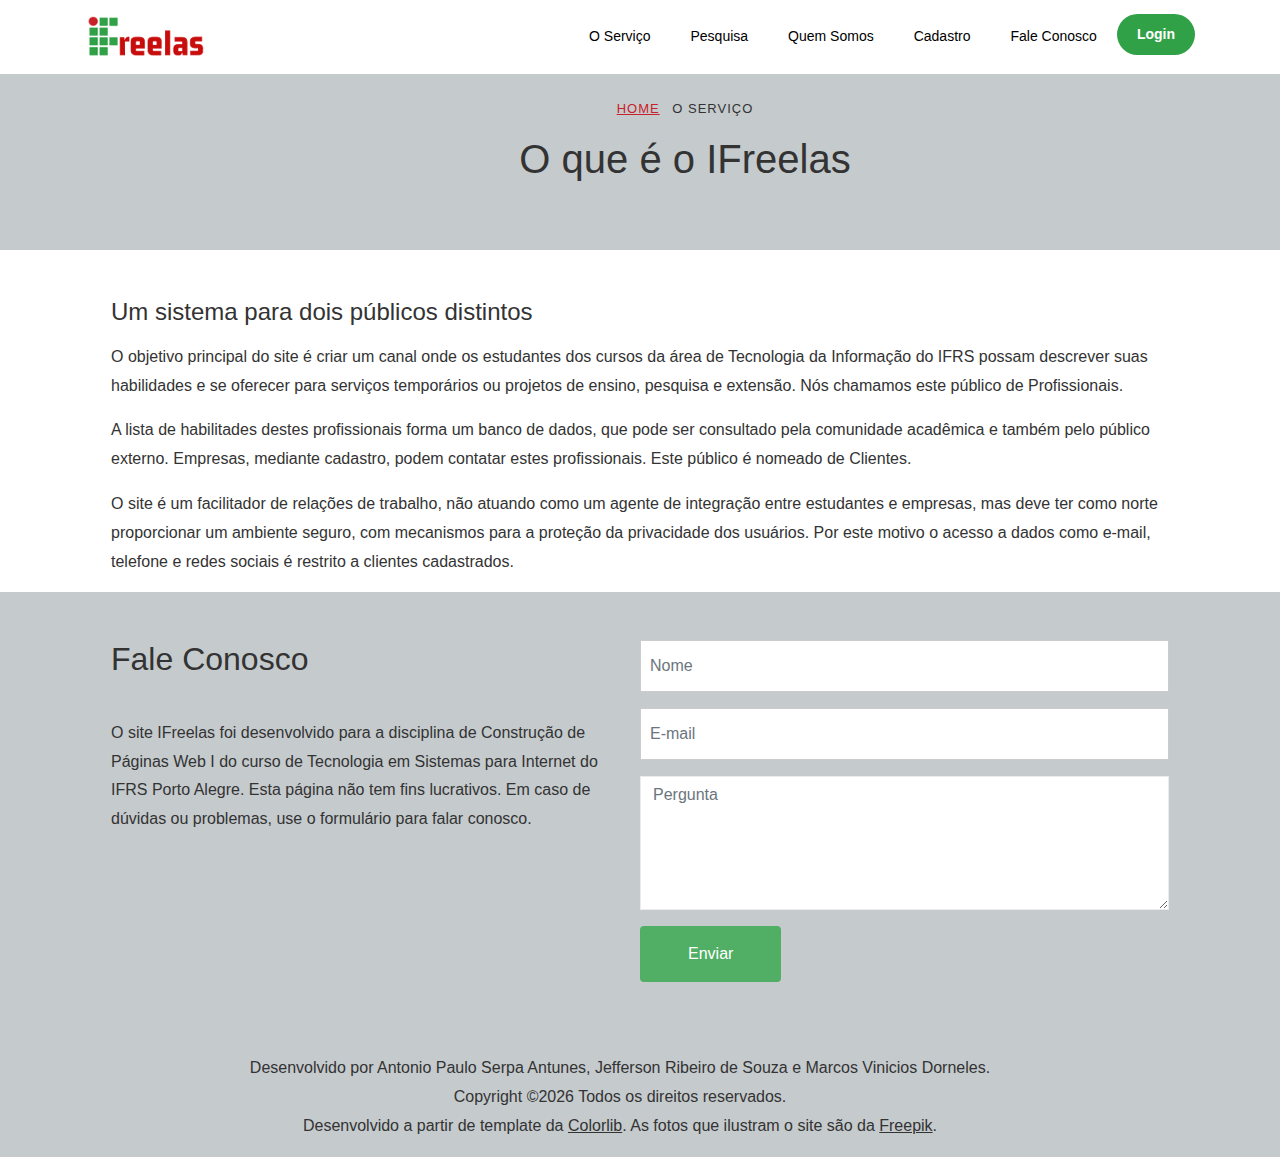
<file: servico.html>
<!DOCTYPE html>
<html lang="pt-br">
  <head>
    <title>IFreelas</title>
    <meta charset="utf-8">
    <meta name="description" content=""/>
    <meta name="author" content="Desenvolvido por Antonio Paulo Serpa Antunes, Jefferson Ribeiro de Souza e Marcos Vinicios Dorneles">
    <meta name="viewport" content="width=device-width, initial-scale=1, shrink-to-fit=no">
    <link rel="stylesheet" href="css/open-iconic-bootstrap.min.css">
    <link rel="stylesheet" href="css/magnific-popup.css">
    <link rel="stylesheet" href="css/aos.css">      
    <link rel="stylesheet" href="css/style.css">
  </head>
  <body>
    
	  <nav class="navbar navbar-expand-lg ftco_navbar ftco-navbar-light" id="ftco-navbar">
	    <div class="container">
	      <a class="navbar-brand" href="index.html"><img src="images/logo_ifreelaspp.png" alt="IFreelas" title="IFreelas"></a>
	      <button class="navbar-toggler" type="button" data-toggle="collapse" data-target="#ftco-nav" aria-controls="ftco-nav" aria-expanded="false" aria-label="Toggle navigation">
	        <span class="oi oi-menu"></span> Menu
	      </button>

	      <div class="collapse navbar-collapse" id="ftco-nav">
	        <ul class="navbar-nav ml-auto">
	          <li class="nav-item"><a href="servico.html" class="nav-link">O Serviço</a></li>
                <li class="nav-item"><a href="pesquisa.html" class="nav-link">Pesquisa</a></li>
	          <li class="nav-item"><a href="quemsomos.html" class="nav-link">Quem Somos</a></li>
	          <li class="nav-item"><a href="cadastro.html" class="nav-link">Cadastro</a></li>
	          <li class="nav-item"><a href="#faleconosco" class="nav-link">Fale Conosco</a></li>
	          <li class="nav-item cta"><a href="login.html" class="nav-link open-popup-link"><span>Login</span></a></li>
	        </ul>
	      </div>
	    </div>

      </nav>
    <!-- END nav -->


    <section class="home-slider owl-carousel">
      <div class="slider-item bread-item">
        <div class="container-fluid">
          <div class="row slider-text align-items-center justify-content-center" data-scrollax-parent="true">

            <div class="col-md-8 mt-5 text-center col-sm-12">
              <p class="breadcrumbs"><span class="mr-2"><a href="index.html">Home</a></span> <span>O Serviço</span></p>
	            <h1 class="mb-3 bread">O que é o IFreelas</h1>
            </div>
          </div>
        </div>
      </div>
    </section>
  
    <section class="ftco-section">
      <div class="container">
        <div class="row">
          <div class="col-md-12">
            <h4 class="mb-3">Um sistema para dois públicos distintos</h4>
            <p>O objetivo principal do site é criar um canal onde os estudantes dos cursos da área de Tecnologia da Informação do IFRS possam descrever suas habilidades e se oferecer para serviços temporários ou projetos de ensino, pesquisa e extensão. Nós chamamos este público de <strong>Profissionais</strong>.</p>
              
            <p>A lista de habilitades  destes profissionais forma um banco de dados, que pode ser consultado pela comunidade acadêmica e também pelo público externo. Empresas, mediante cadastro, podem contatar estes profissionais. Este público é nomeado de <strong>Clientes.</strong>
                </p>
              <p>O site é um facilitador de relações de trabalho, não atuando como um agente de integração entre estudantes e empresas, mas deve ter como norte proporcionar um ambiente seguro, com mecanismos para a proteção da privacidade dos usuários. Por este motivo o acesso a dados como e-mail, telefone e redes sociais é restrito a clientes cadastrados.
</p>
          </div> <!-- .col-md-8 -->

          </div>
    </section> <!-- .section -->

    <footer id="faleconosco" class="ftco-footer ftco-section">
      <div class="container">
        <div class="row mb-5">
          <div class="col-md">
            <div class="ftco-footer-widget mb-4">
              <h2>Fale Conosco</h2>
              <p>O site IFreelas foi desenvolvido para a disciplina de Construção de Páginas Web I do curso de Tecnologia em Sistemas para Internet do IFRS Porto Alegre. Esta página não tem fins lucrativos. Em caso de dúvidas ou problemas, use o formulário para falar conosco.</p>
            </div>
          </div>
          <div class="col-md">
             <div class="ftco-footer-widget mb-4">
              <form action="#">
              <div class="form-group">
                <input type="text" class="form-control" placeholder="Nome">
              </div>
              <div class="form-group">
                <input type="text" class="form-control" placeholder="E-mail">
              </div>
              <div class="form-group">
                <textarea name="" id="" cols="30" rows="5" class="form-control" placeholder="Pergunta"></textarea>
              </div>
              <div class="form-group">
                <input type="submit" value="Enviar" class="btn btn-primary py-3 px-5">
              </div>
            </form>
            </div>
          </div>
         
        </div>
        <div class="row">
          <div class="col-md-12 text-center">

            <p>Desenvolvido por Antonio Paulo Serpa Antunes, Jefferson Ribeiro de Souza e Marcos Vinicios Dorneles.<br>Copyright &copy;<script>document.write(new Date().getFullYear());</script> Todos os direitos reservados.<br> Desenvolvido a partir de template da <a href="https://colorlib.com" target="_blank">Colorlib</a>. As fotos que ilustram o site são da <a href="https://br.freepik.com/fotos-vetores-gratis/pessoas">Freepik</a>.</p>
          </div>
        </div>
      </div>
    </footer>
    

  <script src="js/jquery.min.js"></script>
  <script src="js/jquery-migrate-3.0.1.min.js"></script>
  <script src="js/bootstrap.min.js"></script>
  <script src="js/jquery.easing.1.3.js"></script>
  <script src="js/jquery.waypoints.min.js"></script>
  <script src="js/jquery.stellar.min.js"></script>
  <script src="js/aos.js"></script>
  <script src="js/scrollax.min.js"></script>
  <script src="js/jquery.magnific-popup.min.js"></script>
  <script src="js/main.js"></script>
    
  </body>
</html>
</file>
<file: css/icomoon.css>
@font-face {
  font-family: 'icomoon';
  src:  url('../fonts/icomoon/icomoon.eot?6tt51o');
  src:  url('../fonts/icomoon/icomoon.eot?6tt51o#iefix') format('embedded-opentype'),
    url('../fonts/icomoon/icomoon.ttf?6tt51o') format('truetype'),
    url('../fonts/icomoon/icomoon.woff?6tt51o') format('woff'),
    url('../fonts/icomoon/icomoon.svg?6tt51o#icomoon') format('svg');
  font-weight: normal;
  font-style: normal;
}

[class^="icon-"], [class*=" icon-"] {
  /* use !important to prevent issues with browser extensions that change fonts */
  font-family: 'icomoon' !important;
  speak: none;
  font-style: normal;
  font-weight: normal;
  font-variant: normal;
  text-transform: none;
  line-height: 1;

  /* Better Font Rendering =========== */
  -webkit-font-smoothing: antialiased;
  -moz-osx-font-smoothing: grayscale;
}

.icon-asterisk:before {
  content: "\f069";
}
.icon-plus:before {
  content: "\f067";
}
.icon-question:before {
  content: "\f128";
}
.icon-minus:before {
  content: "\f068";
}
.icon-glass:before {
  content: "\f000";
}
.icon-music:before {
  content: "\f001";
}
.icon-search:before {
  content: "\f002";
}
.icon-envelope-o:before {
  content: "\f003";
}
.icon-heart:before {
  content: "\f004";
}
.icon-star:before {
  content: "\f005";
}
.icon-star-o:before {
  content: "\f006";
}
.icon-user:before {
  content: "\f007";
}
.icon-film:before {
  content: "\f008";
}
.icon-th-large:before {
  content: "\f009";
}
.icon-th:before {
  content: "\f00a";
}
.icon-th-list:before {
  content: "\f00b";
}
.icon-check:before {
  content: "\f00c";
}
.icon-close:before {
  content: "\f00d";
}
.icon-remove:before {
  content: "\f00d";
}
.icon-times:before {
  content: "\f00d";
}
.icon-search-plus:before {
  content: "\f00e";
}
.icon-search-minus:before {
  content: "\f010";
}
.icon-power-off:before {
  content: "\f011";
}
.icon-signal:before {
  content: "\f012";
}
.icon-cog:before {
  content: "\f013";
}
.icon-gear:before {
  content: "\f013";
}
.icon-trash-o:before {
  content: "\f014";
}
.icon-home:before {
  content: "\f015";
}
.icon-file-o:before {
  content: "\f016";
}
.icon-clock-o:before {
  content: "\f017";
}
.icon-road:before {
  content: "\f018";
}
.icon-download:before {
  content: "\f019";
}
.icon-arrow-circle-o-down:before {
  content: "\f01a";
}
.icon-arrow-circle-o-up:before {
  content: "\f01b";
}
.icon-inbox:before {
  content: "\f01c";
}
.icon-play-circle-o:before {
  content: "\f01d";
}
.icon-repeat:before {
  content: "\f01e";
}
.icon-rotate-right:before {
  content: "\f01e";
}
.icon-refresh:before {
  content: "\f021";
}
.icon-list-alt:before {
  content: "\f022";
}
.icon-lock:before {
  content: "\f023";
}
.icon-flag:before {
  content: "\f024";
}
.icon-headphones:before {
  content: "\f025";
}
.icon-volume-off:before {
  content: "\f026";
}
.icon-volume-down:before {
  content: "\f027";
}
.icon-volume-up:before {
  content: "\f028";
}
.icon-qrcode:before {
  content: "\f029";
}
.icon-barcode:before {
  content: "\f02a";
}
.icon-tag:before {
  content: "\f02b";
}
.icon-tags:before {
  content: "\f02c";
}
.icon-book:before {
  content: "\f02d";
}
.icon-bookmark:before {
  content: "\f02e";
}
.icon-print:before {
  content: "\f02f";
}
.icon-camera:before {
  content: "\f030";
}
.icon-font:before {
  content: "\f031";
}
.icon-bold:before {
  content: "\f032";
}
.icon-italic:before {
  content: "\f033";
}
.icon-text-height:before {
  content: "\f034";
}
.icon-text-width:before {
  content: "\f035";
}
.icon-align-left:before {
  content: "\f036";
}
.icon-align-center:before {
  content: "\f037";
}
.icon-align-right:before {
  content: "\f038";
}
.icon-align-justify:before {
  content: "\f039";
}
.icon-list:before {
  content: "\f03a";
}
.icon-dedent:before {
  content: "\f03b";
}
.icon-outdent:before {
  content: "\f03b";
}
.icon-indent:before {
  content: "\f03c";
}
.icon-video-camera:before {
  content: "\f03d";
}
.icon-image:before {
  content: "\f03e";
}
.icon-photo:before {
  content: "\f03e";
}
.icon-picture-o:before {
  content: "\f03e";
}
.icon-pencil:before {
  content: "\f040";
}
.icon-map-marker:before {
  content: "\f041";
}
.icon-adjust:before {
  content: "\f042";
}
.icon-tint:before {
  content: "\f043";
}
.icon-edit:before {
  content: "\f044";
}
.icon-pencil-square-o:before {
  content: "\f044";
}
.icon-share-square-o:before {
  content: "\f045";
}
.icon-check-square-o:before {
  content: "\f046";
}
.icon-arrows:before {
  content: "\f047";
}
.icon-step-backward:before {
  content: "\f048";
}
.icon-fast-backward:before {
  content: "\f049";
}
.icon-backward:before {
  content: "\f04a";
}
.icon-play:before {
  content: "\f04b";
}
.icon-pause:before {
  content: "\f04c";
}
.icon-stop:before {
  content: "\f04d";
}
.icon-forward:before {
  content: "\f04e";
}
.icon-fast-forward:before {
  content: "\f050";
}
.icon-step-forward:before {
  content: "\f051";
}
.icon-eject:before {
  content: "\f052";
}
.icon-chevron-left:before {
  content: "\f053";
}
.icon-chevron-right:before {
  content: "\f054";
}
.icon-plus-circle:before {
  content: "\f055";
}
.icon-minus-circle:before {
  content: "\f056";
}
.icon-times-circle:before {
  content: "\f057";
}
.icon-check-circle:before {
  content: "\f058";
}
.icon-question-circle:before {
  content: "\f059";
}
.icon-info-circle:before {
  content: "\f05a";
}
.icon-crosshairs:before {
  content: "\f05b";
}
.icon-times-circle-o:before {
  content: "\f05c";
}
.icon-check-circle-o:before {
  content: "\f05d";
}
.icon-ban:before {
  content: "\f05e";
}
.icon-arrow-left:before {
  content: "\f060";
}
.icon-arrow-right:before {
  content: "\f061";
}
.icon-arrow-up:before {
  content: "\f062";
}
.icon-arrow-down:before {
  content: "\f063";
}
.icon-mail-forward:before {
  content: "\f064";
}
.icon-share:before {
  content: "\f064";
}
.icon-expand:before {
  content: "\f065";
}
.icon-compress:before {
  content: "\f066";
}
.icon-exclamation-circle:before {
  content: "\f06a";
}
.icon-gift:before {
  content: "\f06b";
}
.icon-leaf:before {
  content: "\f06c";
}
.icon-fire:before {
  content: "\f06d";
}
.icon-eye:before {
  content: "\f06e";
}
.icon-eye-slash:before {
  content: "\f070";
}
.icon-exclamation-triangle:before {
  content: "\f071";
}
.icon-warning:before {
  content: "\f071";
}
.icon-plane:before {
  content: "\f072";
}
.icon-calendar:before {
  content: "\f073";
}
.icon-random:before {
  content: "\f074";
}
.icon-comment:before {
  content: "\f075";
}
.icon-magnet:before {
  content: "\f076";
}
.icon-chevron-up:before {
  content: "\f077";
}
.icon-chevron-down:before {
  content: "\f078";
}
.icon-retweet:before {
  content: "\f079";
}
.icon-shopping-cart:before {
  content: "\f07a";
}
.icon-folder:before {
  content: "\f07b";
}
.icon-folder-open:before {
  content: "\f07c";
}
.icon-arrows-v:before {
  content: "\f07d";
}
.icon-arrows-h:before {
  content: "\f07e";
}
.icon-bar-chart:before {
  content: "\f080";
}
.icon-bar-chart-o:before {
  content: "\f080";
}
.icon-twitter-square:before {
  content: "\f081";
}
.icon-facebook-square:before {
  content: "\f082";
}
.icon-camera-retro:before {
  content: "\f083";
}
.icon-key:before {
  content: "\f084";
}
.icon-cogs:before {
  content: "\f085";
}
.icon-gears:before {
  content: "\f085";
}
.icon-comments:before {
  content: "\f086";
}
.icon-thumbs-o-up:before {
  content: "\f087";
}
.icon-thumbs-o-down:before {
  content: "\f088";
}
.icon-star-half:before {
  content: "\f089";
}
.icon-heart-o:before {
  content: "\f08a";
}
.icon-sign-out:before {
  content: "\f08b";
}
.icon-linkedin-square:before {
  content: "\f08c";
}
.icon-thumb-tack:before {
  content: "\f08d";
}
.icon-external-link:before {
  content: "\f08e";
}
.icon-sign-in:before {
  content: "\f090";
}
.icon-trophy:before {
  content: "\f091";
}
.icon-github-square:before {
  content: "\f092";
}
.icon-upload:before {
  content: "\f093";
}
.icon-lemon-o:before {
  content: "\f094";
}
.icon-phone:before {
  content: "\f095";
}
.icon-square-o:before {
  content: "\f096";
}
.icon-bookmark-o:before {
  content: "\f097";
}
.icon-phone-square:before {
  content: "\f098";
}
.icon-twitter:before {
  content: "\f099";
}
.icon-facebook:before {
  content: "\f09a";
}
.icon-facebook-f:before {
  content: "\f09a";
}
.icon-github:before {
  content: "\f09b";
}
.icon-unlock:before {
  content: "\f09c";
}
.icon-credit-card:before {
  content: "\f09d";
}
.icon-feed:before {
  content: "\f09e";
}
.icon-rss:before {
  content: "\f09e";
}
.icon-hdd-o:before {
  content: "\f0a0";
}
.icon-bullhorn:before {
  content: "\f0a1";
}
.icon-bell-o:before {
  content: "\f0a2";
}
.icon-certificate:before {
  content: "\f0a3";
}
.icon-hand-o-right:before {
  content: "\f0a4";
}
.icon-hand-o-left:before {
  content: "\f0a5";
}
.icon-hand-o-up:before {
  content: "\f0a6";
}
.icon-hand-o-down:before {
  content: "\f0a7";
}
.icon-arrow-circle-left:before {
  content: "\f0a8";
}
.icon-arrow-circle-right:before {
  content: "\f0a9";
}
.icon-arrow-circle-up:before {
  content: "\f0aa";
}
.icon-arrow-circle-down:before {
  content: "\f0ab";
}
.icon-globe:before {
  content: "\f0ac";
}
.icon-wrench:before {
  content: "\f0ad";
}
.icon-tasks:before {
  content: "\f0ae";
}
.icon-filter:before {
  content: "\f0b0";
}
.icon-briefcase:before {
  content: "\f0b1";
}
.icon-arrows-alt:before {
  content: "\f0b2";
}
.icon-group:before {
  content: "\f0c0";
}
.icon-users:before {
  content: "\f0c0";
}
.icon-chain:before {
  content: "\f0c1";
}
.icon-link:before {
  content: "\f0c1";
}
.icon-cloud:before {
  content: "\f0c2";
}
.icon-flask:before {
  content: "\f0c3";
}
.icon-cut:before {
  content: "\f0c4";
}
.icon-scissors:before {
  content: "\f0c4";
}
.icon-copy:before {
  content: "\f0c5";
}
.icon-files-o:before {
  content: "\f0c5";
}
.icon-paperclip:before {
  content: "\f0c6";
}
.icon-floppy-o:before {
  content: "\f0c7";
}
.icon-save:before {
  content: "\f0c7";
}
.icon-square:before {
  content: "\f0c8";
}
.icon-bars:before {
  content: "\f0c9";
}
.icon-navicon:before {
  content: "\f0c9";
}
.icon-reorder:before {
  content: "\f0c9";
}
.icon-list-ul:before {
  content: "\f0ca";
}
.icon-list-ol:before {
  content: "\f0cb";
}
.icon-strikethrough:before {
  content: "\f0cc";
}
.icon-underline:before {
  content: "\f0cd";
}
.icon-table:before {
  content: "\f0ce";
}
.icon-magic:before {
  content: "\f0d0";
}
.icon-truck:before {
  content: "\f0d1";
}
.icon-pinterest:before {
  content: "\f0d2";
}
.icon-pinterest-square:before {
  content: "\f0d3";
}
.icon-google-plus-square:before {
  content: "\f0d4";
}
.icon-google-plus:before {
  content: "\f0d5";
}
.icon-money:before {
  content: "\f0d6";
}
.icon-caret-down:before {
  content: "\f0d7";
}
.icon-caret-up:before {
  content: "\f0d8";
}
.icon-caret-left:before {
  content: "\f0d9";
}
.icon-caret-right:before {
  content: "\f0da";
}
.icon-columns:before {
  content: "\f0db";
}
.icon-sort:before {
  content: "\f0dc";
}
.icon-unsorted:before {
  content: "\f0dc";
}
.icon-sort-desc:before {
  content: "\f0dd";
}
.icon-sort-down:before {
  content: "\f0dd";
}
.icon-sort-asc:before {
  content: "\f0de";
}
.icon-sort-up:before {
  content: "\f0de";
}
.icon-envelope:before {
  content: "\f0e0";
}
.icon-linkedin:before {
  content: "\f0e1";
}
.icon-rotate-left:before {
  content: "\f0e2";
}
.icon-undo:before {
  content: "\f0e2";
}
.icon-gavel:before {
  content: "\f0e3";
}
.icon-legal:before {
  content: "\f0e3";
}
.icon-dashboard:before {
  content: "\f0e4";
}
.icon-tachometer:before {
  content: "\f0e4";
}
.icon-comment-o:before {
  content: "\f0e5";
}
.icon-comments-o:before {
  content: "\f0e6";
}
.icon-bolt:before {
  content: "\f0e7";
}
.icon-flash:before {
  content: "\f0e7";
}
.icon-sitemap:before {
  content: "\f0e8";
}
.icon-umbrella:before {
  content: "\f0e9";
}
.icon-clipboard:before {
  content: "\f0ea";
}
.icon-paste:before {
  content: "\f0ea";
}
.icon-lightbulb-o:before {
  content: "\f0eb";
}
.icon-exchange:before {
  content: "\f0ec";
}
.icon-cloud-download:before {
  content: "\f0ed";
}
.icon-cloud-upload:before {
  content: "\f0ee";
}
.icon-user-md:before {
  content: "\f0f0";
}
.icon-stethoscope:before {
  content: "\f0f1";
}
.icon-suitcase:before {
  content: "\f0f2";
}
.icon-bell:before {
  content: "\f0f3";
}
.icon-coffee:before {
  content: "\f0f4";
}
.icon-cutlery:before {
  content: "\f0f5";
}
.icon-file-text-o:before {
  content: "\f0f6";
}
.icon-building-o:before {
  content: "\f0f7";
}
.icon-hospital-o:before {
  content: "\f0f8";
}
.icon-ambulance:before {
  content: "\f0f9";
}
.icon-medkit:before {
  content: "\f0fa";
}
.icon-fighter-jet:before {
  content: "\f0fb";
}
.icon-beer:before {
  content: "\f0fc";
}
.icon-h-square:before {
  content: "\f0fd";
}
.icon-plus-square:before {
  content: "\f0fe";
}
.icon-angle-double-left:before {
  content: "\f100";
}
.icon-angle-double-right:before {
  content: "\f101";
}
.icon-angle-double-up:before {
  content: "\f102";
}
.icon-angle-double-down:before {
  content: "\f103";
}
.icon-angle-left:before {
  content: "\f104";
}
.icon-angle-right:before {
  content: "\f105";
}
.icon-angle-up:before {
  content: "\f106";
}
.icon-angle-down:before {
  content: "\f107";
}
.icon-desktop:before {
  content: "\f108";
}
.icon-laptop:before {
  content: "\f109";
}
.icon-tablet:before {
  content: "\f10a";
}
.icon-mobile:before {
  content: "\f10b";
}
.icon-mobile-phone:before {
  content: "\f10b";
}
.icon-circle-o:before {
  content: "\f10c";
}
.icon-quote-left:before {
  content: "\f10d";
}
.icon-quote-right:before {
  content: "\f10e";
}
.icon-spinner:before {
  content: "\f110";
}
.icon-circle:before {
  content: "\f111";
}
.icon-mail-reply:before {
  content: "\f112";
}
.icon-reply:before {
  content: "\f112";
}
.icon-github-alt:before {
  content: "\f113";
}
.icon-folder-o:before {
  content: "\f114";
}
.icon-folder-open-o:before {
  content: "\f115";
}
.icon-smile-o:before {
  content: "\f118";
}
.icon-frown-o:before {
  content: "\f119";
}
.icon-meh-o:before {
  content: "\f11a";
}
.icon-gamepad:before {
  content: "\f11b";
}
.icon-keyboard-o:before {
  content: "\f11c";
}
.icon-flag-o:before {
  content: "\f11d";
}
.icon-flag-checkered:before {
  content: "\f11e";
}
.icon-terminal:before {
  content: "\f120";
}
.icon-code:before {
  content: "\f121";
}
.icon-mail-reply-all:before {
  content: "\f122";
}
.icon-reply-all:before {
  content: "\f122";
}
.icon-star-half-empty:before {
  content: "\f123";
}
.icon-star-half-full:before {
  content: "\f123";
}
.icon-star-half-o:before {
  content: "\f123";
}
.icon-location-arrow:before {
  content: "\f124";
}
.icon-crop:before {
  content: "\f125";
}
.icon-code-fork:before {
  content: "\f126";
}
.icon-chain-broken:before {
  content: "\f127";
}
.icon-unlink:before {
  content: "\f127";
}
.icon-info:before {
  content: "\f129";
}
.icon-exclamation:before {
  content: "\f12a";
}
.icon-superscript:before {
  content: "\f12b";
}
.icon-subscript:before {
  content: "\f12c";
}
.icon-eraser:before {
  content: "\f12d";
}
.icon-puzzle-piece:before {
  content: "\f12e";
}
.icon-microphone:before {
  content: "\f130";
}
.icon-microphone-slash:before {
  content: "\f131";
}
.icon-shield:before {
  content: "\f132";
}
.icon-calendar-o:before {
  content: "\f133";
}
.icon-fire-extinguisher:before {
  content: "\f134";
}
.icon-rocket:before {
  content: "\f135";
}
.icon-maxcdn:before {
  content: "\f136";
}
.icon-chevron-circle-left:before {
  content: "\f137";
}
.icon-chevron-circle-right:before {
  content: "\f138";
}
.icon-chevron-circle-up:before {
  content: "\f139";
}
.icon-chevron-circle-down:before {
  content: "\f13a";
}
.icon-html5:before {
  content: "\f13b";
}
.icon-css3:before {
  content: "\f13c";
}
.icon-anchor:before {
  content: "\f13d";
}
.icon-unlock-alt:before {
  content: "\f13e";
}
.icon-bullseye:before {
  content: "\f140";
}
.icon-ellipsis-h:before {
  content: "\f141";
}
.icon-ellipsis-v:before {
  content: "\f142";
}
.icon-rss-square:before {
  content: "\f143";
}
.icon-play-circle:before {
  content: "\f144";
}
.icon-ticket:before {
  content: "\f145";
}
.icon-minus-square:before {
  content: "\f146";
}
.icon-minus-square-o:before {
  content: "\f147";
}
.icon-level-up:before {
  content: "\f148";
}
.icon-level-down:before {
  content: "\f149";
}
.icon-check-square:before {
  content: "\f14a";
}
.icon-pencil-square:before {
  content: "\f14b";
}
.icon-external-link-square:before {
  content: "\f14c";
}
.icon-share-square:before {
  content: "\f14d";
}
.icon-compass:before {
  content: "\f14e";
}
.icon-caret-square-o-down:before {
  content: "\f150";
}
.icon-toggle-down:before {
  content: "\f150";
}
.icon-caret-square-o-up:before {
  content: "\f151";
}
.icon-toggle-up:before {
  content: "\f151";
}
.icon-caret-square-o-right:before {
  content: "\f152";
}
.icon-toggle-right:before {
  content: "\f152";
}
.icon-eur:before {
  content: "\f153";
}
.icon-euro:before {
  content: "\f153";
}
.icon-gbp:before {
  content: "\f154";
}
.icon-dollar:before {
  content: "\f155";
}
.icon-usd:before {
  content: "\f155";
}
.icon-inr:before {
  content: "\f156";
}
.icon-rupee:before {
  content: "\f156";
}
.icon-cny:before {
  content: "\f157";
}
.icon-jpy:before {
  content: "\f157";
}
.icon-rmb:before {
  content: "\f157";
}
.icon-yen:before {
  content: "\f157";
}
.icon-rouble:before {
  content: "\f158";
}
.icon-rub:before {
  content: "\f158";
}
.icon-ruble:before {
  content: "\f158";
}
.icon-krw:before {
  content: "\f159";
}
.icon-won:before {
  content: "\f159";
}
.icon-bitcoin:before {
  content: "\f15a";
}
.icon-btc:before {
  content: "\f15a";
}
.icon-file:before {
  content: "\f15b";
}
.icon-file-text:before {
  content: "\f15c";
}
.icon-sort-alpha-asc:before {
  content: "\f15d";
}
.icon-sort-alpha-desc:before {
  content: "\f15e";
}
.icon-sort-amount-asc:before {
  content: "\f160";
}
.icon-sort-amount-desc:before {
  content: "\f161";
}
.icon-sort-numeric-asc:before {
  content: "\f162";
}
.icon-sort-numeric-desc:before {
  content: "\f163";
}
.icon-thumbs-up:before {
  content: "\f164";
}
.icon-thumbs-down:before {
  content: "\f165";
}
.icon-youtube-square:before {
  content: "\f166";
}
.icon-youtube:before {
  content: "\f167";
}
.icon-xing:before {
  content: "\f168";
}
.icon-xing-square:before {
  content: "\f169";
}
.icon-youtube-play:before {
  content: "\f16a";
}
.icon-dropbox:before {
  content: "\f16b";
}
.icon-stack-overflow:before {
  content: "\f16c";
}
.icon-instagram:before {
  content: "\f16d";
}
.icon-flickr:before {
  content: "\f16e";
}
.icon-adn:before {
  content: "\f170";
}
.icon-bitbucket:before {
  content: "\f171";
}
.icon-bitbucket-square:before {
  content: "\f172";
}
.icon-tumblr:before {
  content: "\f173";
}
.icon-tumblr-square:before {
  content: "\f174";
}
.icon-long-arrow-down:before {
  content: "\f175";
}
.icon-long-arrow-up:before {
  content: "\f176";
}
.icon-long-arrow-left:before {
  content: "\f177";
}
.icon-long-arrow-right:before {
  content: "\f178";
}
.icon-apple:before {
  content: "\f179";
}
.icon-windows:before {
  content: "\f17a";
}
.icon-android:before {
  content: "\f17b";
}
.icon-linux:before {
  content: "\f17c";
}
.icon-dribbble:before {
  content: "\f17d";
}
.icon-skype:before {
  content: "\f17e";
}
.icon-foursquare:before {
  content: "\f180";
}
.icon-trello:before {
  content: "\f181";
}
.icon-female:before {
  content: "\f182";
}
.icon-male:before {
  content: "\f183";
}
.icon-gittip:before {
  content: "\f184";
}
.icon-gratipay:before {
  content: "\f184";
}
.icon-sun-o:before {
  content: "\f185";
}
.icon-moon-o:before {
  content: "\f186";
}
.icon-archive:before {
  content: "\f187";
}
.icon-bug:before {
  content: "\f188";
}
.icon-vk:before {
  content: "\f189";
}
.icon-weibo:before {
  content: "\f18a";
}
.icon-renren:before {
  content: "\f18b";
}
.icon-pagelines:before {
  content: "\f18c";
}
.icon-stack-exchange:before {
  content: "\f18d";
}
.icon-arrow-circle-o-right:before {
  content: "\f18e";
}
.icon-arrow-circle-o-left:before {
  content: "\f190";
}
.icon-caret-square-o-left:before {
  content: "\f191";
}
.icon-toggle-left:before {
  content: "\f191";
}
.icon-dot-circle-o:before {
  content: "\f192";
}
.icon-wheelchair:before {
  content: "\f193";
}
.icon-vimeo-square:before {
  content: "\f194";
}
.icon-try:before {
  content: "\f195";
}
.icon-turkish-lira:before {
  content: "\f195";
}
.icon-plus-square-o:before {
  content: "\f196";
}
.icon-space-shuttle:before {
  content: "\f197";
}
.icon-slack:before {
  content: "\f198";
}
.icon-envelope-square:before {
  content: "\f199";
}
.icon-wordpress:before {
  content: "\f19a";
}
.icon-openid:before {
  content: "\f19b";
}
.icon-bank:before {
  content: "\f19c";
}
.icon-institution:before {
  content: "\f19c";
}
.icon-university:before {
  content: "\f19c";
}
.icon-graduation-cap:before {
  content: "\f19d";
}
.icon-mortar-board:before {
  content: "\f19d";
}
.icon-yahoo:before {
  content: "\f19e";
}
.icon-google:before {
  content: "\f1a0";
}
.icon-reddit:before {
  content: "\f1a1";
}
.icon-reddit-square:before {
  content: "\f1a2";
}
.icon-stumbleupon-circle:before {
  content: "\f1a3";
}
.icon-stumbleupon:before {
  content: "\f1a4";
}
.icon-delicious:before {
  content: "\f1a5";
}
.icon-digg:before {
  content: "\f1a6";
}
.icon-pied-piper-pp:before {
  content: "\f1a7";
}
.icon-pied-piper-alt:before {
  content: "\f1a8";
}
.icon-drupal:before {
  content: "\f1a9";
}
.icon-joomla:before {
  content: "\f1aa";
}
.icon-language:before {
  content: "\f1ab";
}
.icon-fax:before {
  content: "\f1ac";
}
.icon-building:before {
  content: "\f1ad";
}
.icon-child:before {
  content: "\f1ae";
}
.icon-paw:before {
  content: "\f1b0";
}
.icon-spoon:before {
  content: "\f1b1";
}
.icon-cube:before {
  content: "\f1b2";
}
.icon-cubes:before {
  content: "\f1b3";
}
.icon-behance:before {
  content: "\f1b4";
}
.icon-behance-square:before {
  content: "\f1b5";
}
.icon-steam:before {
  content: "\f1b6";
}
.icon-steam-square:before {
  content: "\f1b7";
}
.icon-recycle:before {
  content: "\f1b8";
}
.icon-automobile:before {
  content: "\f1b9";
}
.icon-car:before {
  content: "\f1b9";
}
.icon-cab:before {
  content: "\f1ba";
}
.icon-taxi:before {
  content: "\f1ba";
}
.icon-tree:before {
  content: "\f1bb";
}
.icon-spotify:before {
  content: "\f1bc";
}
.icon-deviantart:before {
  content: "\f1bd";
}
.icon-soundcloud:before {
  content: "\f1be";
}
.icon-database:before {
  content: "\f1c0";
}
.icon-file-pdf-o:before {
  content: "\f1c1";
}
.icon-file-word-o:before {
  content: "\f1c2";
}
.icon-file-excel-o:before {
  content: "\f1c3";
}
.icon-file-powerpoint-o:before {
  content: "\f1c4";
}
.icon-file-image-o:before {
  content: "\f1c5";
}
.icon-file-photo-o:before {
  content: "\f1c5";
}
.icon-file-picture-o:before {
  content: "\f1c5";
}
.icon-file-archive-o:before {
  content: "\f1c6";
}
.icon-file-zip-o:before {
  content: "\f1c6";
}
.icon-file-audio-o:before {
  content: "\f1c7";
}
.icon-file-sound-o:before {
  content: "\f1c7";
}
.icon-file-movie-o:before {
  content: "\f1c8";
}
.icon-file-video-o:before {
  content: "\f1c8";
}
.icon-file-code-o:before {
  content: "\f1c9";
}
.icon-vine:before {
  content: "\f1ca";
}
.icon-codepen:before {
  content: "\f1cb";
}
.icon-jsfiddle:before {
  content: "\f1cc";
}
.icon-life-bouy:before {
  content: "\f1cd";
}
.icon-life-buoy:before {
  content: "\f1cd";
}
.icon-life-ring:before {
  content: "\f1cd";
}
.icon-life-saver:before {
  content: "\f1cd";
}
.icon-support:before {
  content: "\f1cd";
}
.icon-circle-o-notch:before {
  content: "\f1ce";
}
.icon-ra:before {
  content: "\f1d0";
}
.icon-rebel:before {
  content: "\f1d0";
}
.icon-resistance:before {
  content: "\f1d0";
}
.icon-empire:before {
  content: "\f1d1";
}
.icon-ge:before {
  content: "\f1d1";
}
.icon-git-square:before {
  content: "\f1d2";
}
.icon-git:before {
  content: "\f1d3";
}
.icon-hacker-news:before {
  content: "\f1d4";
}
.icon-y-combinator-square:before {
  content: "\f1d4";
}
.icon-yc-square:before {
  content: "\f1d4";
}
.icon-tencent-weibo:before {
  content: "\f1d5";
}
.icon-qq:before {
  content: "\f1d6";
}
.icon-wechat:before {
  content: "\f1d7";
}
.icon-weixin:before {
  content: "\f1d7";
}
.icon-paper-plane:before {
  content: "\f1d8";
}
.icon-send:before {
  content: "\f1d8";
}
.icon-paper-plane-o:before {
  content: "\f1d9";
}
.icon-send-o:before {
  content: "\f1d9";
}
.icon-history:before {
  content: "\f1da";
}
.icon-circle-thin:before {
  content: "\f1db";
}
.icon-header:before {
  content: "\f1dc";
}
.icon-paragraph:before {
  content: "\f1dd";
}
.icon-sliders:before {
  content: "\f1de";
}
.icon-share-alt:before {
  content: "\f1e0";
}
.icon-share-alt-square:before {
  content: "\f1e1";
}
.icon-bomb:before {
  content: "\f1e2";
}
.icon-futbol-o:before {
  content: "\f1e3";
}
.icon-soccer-ball-o:before {
  content: "\f1e3";
}
.icon-tty:before {
  content: "\f1e4";
}
.icon-binoculars:before {
  content: "\f1e5";
}
.icon-plug:before {
  content: "\f1e6";
}
.icon-slideshare:before {
  content: "\f1e7";
}
.icon-twitch:before {
  content: "\f1e8";
}
.icon-yelp:before {
  content: "\f1e9";
}
.icon-newspaper-o:before {
  content: "\f1ea";
}
.icon-wifi:before {
  content: "\f1eb";
}
.icon-calculator:before {
  content: "\f1ec";
}
.icon-paypal:before {
  content: "\f1ed";
}
.icon-google-wallet:before {
  content: "\f1ee";
}
.icon-cc-visa:before {
  content: "\f1f0";
}
.icon-cc-mastercard:before {
  content: "\f1f1";
}
.icon-cc-discover:before {
  content: "\f1f2";
}
.icon-cc-amex:before {
  content: "\f1f3";
}
.icon-cc-paypal:before {
  content: "\f1f4";
}
.icon-cc-stripe:before {
  content: "\f1f5";
}
.icon-bell-slash:before {
  content: "\f1f6";
}
.icon-bell-slash-o:before {
  content: "\f1f7";
}
.icon-trash:before {
  content: "\f1f8";
}
.icon-copyright:before {
  content: "\f1f9";
}
.icon-at:before {
  content: "\f1fa";
}
.icon-eyedropper:before {
  content: "\f1fb";
}
.icon-paint-brush:before {
  content: "\f1fc";
}
.icon-birthday-cake:before {
  content: "\f1fd";
}
.icon-area-chart:before {
  content: "\f1fe";
}
.icon-pie-chart:before {
  content: "\f200";
}
.icon-line-chart:before {
  content: "\f201";
}
.icon-lastfm:before {
  content: "\f202";
}
.icon-lastfm-square:before {
  content: "\f203";
}
.icon-toggle-off:before {
  content: "\f204";
}
.icon-toggle-on:before {
  content: "\f205";
}
.icon-bicycle:before {
  content: "\f206";
}
.icon-bus:before {
  content: "\f207";
}
.icon-ioxhost:before {
  content: "\f208";
}
.icon-angellist:before {
  content: "\f209";
}
.icon-cc:before {
  content: "\f20a";
}
.icon-ils:before {
  content: "\f20b";
}
.icon-shekel:before {
  content: "\f20b";
}
.icon-sheqel:before {
  content: "\f20b";
}
.icon-meanpath:before {
  content: "\f20c";
}
.icon-buysellads:before {
  content: "\f20d";
}
.icon-connectdevelop:before {
  content: "\f20e";
}
.icon-dashcube:before {
  content: "\f210";
}
.icon-forumbee:before {
  content: "\f211";
}
.icon-leanpub:before {
  content: "\f212";
}
.icon-sellsy:before {
  content: "\f213";
}
.icon-shirtsinbulk:before {
  content: "\f214";
}
.icon-simplybuilt:before {
  content: "\f215";
}
.icon-skyatlas:before {
  content: "\f216";
}
.icon-cart-plus:before {
  content: "\f217";
}
.icon-cart-arrow-down:before {
  content: "\f218";
}
.icon-diamond:before {
  content: "\f219";
}
.icon-ship:before {
  content: "\f21a";
}
.icon-user-secret:before {
  content: "\f21b";
}
.icon-motorcycle:before {
  content: "\f21c";
}
.icon-street-view:before {
  content: "\f21d";
}
.icon-heartbeat:before {
  content: "\f21e";
}
.icon-venus:before {
  content: "\f221";
}
.icon-mars:before {
  content: "\f222";
}
.icon-mercury:before {
  content: "\f223";
}
.icon-intersex:before {
  content: "\f224";
}
.icon-transgender:before {
  content: "\f224";
}
.icon-transgender-alt:before {
  content: "\f225";
}
.icon-venus-double:before {
  content: "\f226";
}
.icon-mars-double:before {
  content: "\f227";
}
.icon-venus-mars:before {
  content: "\f228";
}
.icon-mars-stroke:before {
  content: "\f229";
}
.icon-mars-stroke-v:before {
  content: "\f22a";
}
.icon-mars-stroke-h:before {
  content: "\f22b";
}
.icon-neuter:before {
  content: "\f22c";
}
.icon-genderless:before {
  content: "\f22d";
}
.icon-facebook-official:before {
  content: "\f230";
}
.icon-pinterest-p:before {
  content: "\f231";
}
.icon-whatsapp:before {
  content: "\f232";
}
.icon-server:before {
  content: "\f233";
}
.icon-user-plus:before {
  content: "\f234";
}
.icon-user-times:before {
  content: "\f235";
}
.icon-bed:before {
  content: "\f236";
}
.icon-hotel:before {
  content: "\f236";
}
.icon-viacoin:before {
  content: "\f237";
}
.icon-train:before {
  content: "\f238";
}
.icon-subway:before {
  content: "\f239";
}
.icon-medium:before {
  content: "\f23a";
}
.icon-y-combinator:before {
  content: "\f23b";
}
.icon-yc:before {
  content: "\f23b";
}
.icon-optin-monster:before {
  content: "\f23c";
}
.icon-opencart:before {
  content: "\f23d";
}
.icon-expeditedssl:before {
  content: "\f23e";
}
.icon-battery:before {
  content: "\f240";
}
.icon-battery-4:before {
  content: "\f240";
}
.icon-battery-full:before {
  content: "\f240";
}
.icon-battery-3:before {
  content: "\f241";
}
.icon-battery-three-quarters:before {
  content: "\f241";
}
.icon-battery-2:before {
  content: "\f242";
}
.icon-battery-half:before {
  content: "\f242";
}
.icon-battery-1:before {
  content: "\f243";
}
.icon-battery-quarter:before {
  content: "\f243";
}
.icon-battery-0:before {
  content: "\f244";
}
.icon-battery-empty:before {
  content: "\f244";
}
.icon-mouse-pointer:before {
  content: "\f245";
}
.icon-i-cursor:before {
  content: "\f246";
}
.icon-object-group:before {
  content: "\f247";
}
.icon-object-ungroup:before {
  content: "\f248";
}
.icon-sticky-note:before {
  content: "\f249";
}
.icon-sticky-note-o:before {
  content: "\f24a";
}
.icon-cc-jcb:before {
  content: "\f24b";
}
.icon-cc-diners-club:before {
  content: "\f24c";
}
.icon-clone:before {
  content: "\f24d";
}
.icon-balance-scale:before {
  content: "\f24e";
}
.icon-hourglass-o:before {
  content: "\f250";
}
.icon-hourglass-1:before {
  content: "\f251";
}
.icon-hourglass-start:before {
  content: "\f251";
}
.icon-hourglass-2:before {
  content: "\f252";
}
.icon-hourglass-half:before {
  content: "\f252";
}
.icon-hourglass-3:before {
  content: "\f253";
}
.icon-hourglass-end:before {
  content: "\f253";
}
.icon-hourglass:before {
  content: "\f254";
}
.icon-hand-grab-o:before {
  content: "\f255";
}
.icon-hand-rock-o:before {
  content: "\f255";
}
.icon-hand-paper-o:before {
  content: "\f256";
}
.icon-hand-stop-o:before {
  content: "\f256";
}
.icon-hand-scissors-o:before {
  content: "\f257";
}
.icon-hand-lizard-o:before {
  content: "\f258";
}
.icon-hand-spock-o:before {
  content: "\f259";
}
.icon-hand-pointer-o:before {
  content: "\f25a";
}
.icon-hand-peace-o:before {
  content: "\f25b";
}
.icon-trademark:before {
  content: "\f25c";
}
.icon-registered:before {
  content: "\f25d";
}
.icon-creative-commons:before {
  content: "\f25e";
}
.icon-gg:before {
  content: "\f260";
}
.icon-gg-circle:before {
  content: "\f261";
}
.icon-tripadvisor:before {
  content: "\f262";
}
.icon-odnoklassniki:before {
  content: "\f263";
}
.icon-odnoklassniki-square:before {
  content: "\f264";
}
.icon-get-pocket:before {
  content: "\f265";
}
.icon-wikipedia-w:before {
  content: "\f266";
}
.icon-safari:before {
  content: "\f267";
}
.icon-chrome:before {
  content: "\f268";
}
.icon-firefox:before {
  content: "\f269";
}
.icon-opera:before {
  content: "\f26a";
}
.icon-internet-explorer:before {
  content: "\f26b";
}
.icon-television:before {
  content: "\f26c";
}
.icon-tv:before {
  content: "\f26c";
}
.icon-contao:before {
  content: "\f26d";
}
.icon-500px:before {
  content: "\f26e";
}
.icon-amazon:before {
  content: "\f270";
}
.icon-calendar-plus-o:before {
  content: "\f271";
}
.icon-calendar-minus-o:before {
  content: "\f272";
}
.icon-calendar-times-o:before {
  content: "\f273";
}
.icon-calendar-check-o:before {
  content: "\f274";
}
.icon-industry:before {
  content: "\f275";
}
.icon-map-pin:before {
  content: "\f276";
}
.icon-map-signs:before {
  content: "\f277";
}
.icon-map-o:before {
  content: "\f278";
}
.icon-map:before {
  content: "\f279";
}
.icon-commenting:before {
  content: "\f27a";
}
.icon-commenting-o:before {
  content: "\f27b";
}
.icon-houzz:before {
  content: "\f27c";
}
.icon-vimeo:before {
  content: "\f27d";
}
.icon-black-tie:before {
  content: "\f27e";
}
.icon-fonticons:before {
  content: "\f280";
}
.icon-reddit-alien:before {
  content: "\f281";
}
.icon-edge:before {
  content: "\f282";
}
.icon-credit-card-alt:before {
  content: "\f283";
}
.icon-codiepie:before {
  content: "\f284";
}
.icon-modx:before {
  content: "\f285";
}
.icon-fort-awesome:before {
  content: "\f286";
}
.icon-usb:before {
  content: "\f287";
}
.icon-product-hunt:before {
  content: "\f288";
}
.icon-mixcloud:before {
  content: "\f289";
}
.icon-scribd:before {
  content: "\f28a";
}
.icon-pause-circle:before {
  content: "\f28b";
}
.icon-pause-circle-o:before {
  content: "\f28c";
}
.icon-stop-circle:before {
  content: "\f28d";
}
.icon-stop-circle-o:before {
  content: "\f28e";
}
.icon-shopping-bag:before {
  content: "\f290";
}
.icon-shopping-basket:before {
  content: "\f291";
}
.icon-hashtag:before {
  content: "\f292";
}
.icon-bluetooth:before {
  content: "\f293";
}
.icon-bluetooth-b:before {
  content: "\f294";
}
.icon-percent:before {
  content: "\f295";
}
.icon-gitlab:before {
  content: "\f296";
}
.icon-wpbeginner:before {
  content: "\f297";
}
.icon-wpforms:before {
  content: "\f298";
}
.icon-envira:before {
  content: "\f299";
}
.icon-universal-access:before {
  content: "\f29a";
}
.icon-wheelchair-alt:before {
  content: "\f29b";
}
.icon-question-circle-o:before {
  content: "\f29c";
}
.icon-blind:before {
  content: "\f29d";
}
.icon-audio-description:before {
  content: "\f29e";
}
.icon-volume-control-phone:before {
  content: "\f2a0";
}
.icon-braille:before {
  content: "\f2a1";
}
.icon-assistive-listening-systems:before {
  content: "\f2a2";
}
.icon-american-sign-language-interpreting:before {
  content: "\f2a3";
}
.icon-asl-interpreting:before {
  content: "\f2a3";
}
.icon-deaf:before {
  content: "\f2a4";
}
.icon-deafness:before {
  content: "\f2a4";
}
.icon-hard-of-hearing:before {
  content: "\f2a4";
}
.icon-glide:before {
  content: "\f2a5";
}
.icon-glide-g:before {
  content: "\f2a6";
}
.icon-sign-language:before {
  content: "\f2a7";
}
.icon-signing:before {
  content: "\f2a7";
}
.icon-low-vision:before {
  content: "\f2a8";
}
.icon-viadeo:before {
  content: "\f2a9";
}
.icon-viadeo-square:before {
  content: "\f2aa";
}
.icon-snapchat:before {
  content: "\f2ab";
}
.icon-snapchat-ghost:before {
  content: "\f2ac";
}
.icon-snapchat-square:before {
  content: "\f2ad";
}
.icon-pied-piper:before {
  content: "\f2ae";
}
.icon-first-order:before {
  content: "\f2b0";
}
.icon-yoast:before {
  content: "\f2b1";
}
.icon-themeisle:before {
  content: "\f2b2";
}
.icon-google-plus-circle:before {
  content: "\f2b3";
}
.icon-google-plus-official:before {
  content: "\f2b3";
}
.icon-fa:before {
  content: "\f2b4";
}
.icon-font-awesome:before {
  content: "\f2b4";
}
.icon-handshake-o:before {
  content: "\f2b5";
}
.icon-envelope-open:before {
  content: "\f2b6";
}
.icon-envelope-open-o:before {
  content: "\f2b7";
}
.icon-linode:before {
  content: "\f2b8";
}
.icon-address-book:before {
  content: "\f2b9";
}
.icon-address-book-o:before {
  content: "\f2ba";
}
.icon-address-card:before {
  content: "\f2bb";
}
.icon-vcard:before {
  content: "\f2bb";
}
.icon-address-card-o:before {
  content: "\f2bc";
}
.icon-vcard-o:before {
  content: "\f2bc";
}
.icon-user-circle:before {
  content: "\f2bd";
}
.icon-user-circle-o:before {
  content: "\f2be";
}
.icon-user-o:before {
  content: "\f2c0";
}
.icon-id-badge:before {
  content: "\f2c1";
}
.icon-drivers-license:before {
  content: "\f2c2";
}
.icon-id-card:before {
  content: "\f2c2";
}
.icon-drivers-license-o:before {
  content: "\f2c3";
}
.icon-id-card-o:before {
  content: "\f2c3";
}
.icon-quora:before {
  content: "\f2c4";
}
.icon-free-code-camp:before {
  content: "\f2c5";
}
.icon-telegram:before {
  content: "\f2c6";
}
.icon-thermometer:before {
  content: "\f2c7";
}
.icon-thermometer-4:before {
  content: "\f2c7";
}
.icon-thermometer-full:before {
  content: "\f2c7";
}
.icon-thermometer-3:before {
  content: "\f2c8";
}
.icon-thermometer-three-quarters:before {
  content: "\f2c8";
}
.icon-thermometer-2:before {
  content: "\f2c9";
}
.icon-thermometer-half:before {
  content: "\f2c9";
}
.icon-thermometer-1:before {
  content: "\f2ca";
}
.icon-thermometer-quarter:before {
  content: "\f2ca";
}
.icon-thermometer-0:before {
  content: "\f2cb";
}
.icon-thermometer-empty:before {
  content: "\f2cb";
}
.icon-shower:before {
  content: "\f2cc";
}
.icon-bath:before {
  content: "\f2cd";
}
.icon-bathtub:before {
  content: "\f2cd";
}
.icon-s15:before {
  content: "\f2cd";
}
.icon-podcast:before {
  content: "\f2ce";
}
.icon-window-maximize:before {
  content: "\f2d0";
}
.icon-window-minimize:before {
  content: "\f2d1";
}
.icon-window-restore:before {
  content: "\f2d2";
}
.icon-times-rectangle:before {
  content: "\f2d3";
}
.icon-window-close:before {
  content: "\f2d3";
}
.icon-times-rectangle-o:before {
  content: "\f2d4";
}
.icon-window-close-o:before {
  content: "\f2d4";
}
.icon-bandcamp:before {
  content: "\f2d5";
}
.icon-grav:before {
  content: "\f2d6";
}
.icon-etsy:before {
  content: "\f2d7";
}
.icon-imdb:before {
  content: "\f2d8";
}
.icon-ravelry:before {
  content: "\f2d9";
}
.icon-eercast:before {
  content: "\f2da";
}
.icon-microchip:before {
  content: "\f2db";
}
.icon-snowflake-o:before {
  content: "\f2dc";
}
.icon-superpowers:before {
  content: "\f2dd";
}
.icon-wpexplorer:before {
  content: "\f2de";
}
.icon-meetup:before {
  content: "\f2e0";
}
.icon-3d_rotation:before {
  content: "\e84d";
}
.icon-ac_unit:before {
  content: "\eb3b";
}
.icon-alarm:before {
  content: "\e855";
}
.icon-access_alarms:before {
  content: "\e191";
}
.icon-schedule:before {
  content: "\e8b5";
}
.icon-accessibility:before {
  content: "\e84e";
}
.icon-accessible:before {
  content: "\e914";
}
.icon-account_balance:before {
  content: "\e84f";
}
.icon-account_balance_wallet:before {
  content: "\e850";
}
.icon-account_box:before {
  content: "\e851";
}
.icon-account_circle:before {
  content: "\e853";
}
.icon-adb:before {
  content: "\e60e";
}
.icon-add:before {
  content: "\e145";
}
.icon-add_a_photo:before {
  content: "\e439";
}
.icon-alarm_add:before {
  content: "\e856";
}
.icon-add_alert:before {
  content: "\e003";
}
.icon-add_box:before {
  content: "\e146";
}
.icon-add_circle:before {
  content: "\e147";
}
.icon-control_point:before {
  content: "\e3ba";
}
.icon-add_location:before {
  content: "\e567";
}
.icon-add_shopping_cart:before {
  content: "\e854";
}
.icon-queue:before {
  content: "\e03c";
}
.icon-add_to_queue:before {
  content: "\e05c";
}
.icon-adjust2:before {
  content: "\e39e";
}
.icon-airline_seat_flat:before {
  content: "\e630";
}
.icon-airline_seat_flat_angled:before {
  content: "\e631";
}
.icon-airline_seat_individual_suite:before {
  content: "\e632";
}
.icon-airline_seat_legroom_extra:before {
  content: "\e633";
}
.icon-airline_seat_legroom_normal:before {
  content: "\e634";
}
.icon-airline_seat_legroom_reduced:before {
  content: "\e635";
}
.icon-airline_seat_recline_extra:before {
  content: "\e636";
}
.icon-airline_seat_recline_normal:before {
  content: "\e637";
}
.icon-flight:before {
  content: "\e539";
}
.icon-airplanemode_inactive:before {
  content: "\e194";
}
.icon-airplay:before {
  content: "\e055";
}
.icon-airport_shuttle:before {
  content: "\eb3c";
}
.icon-alarm_off:before {
  content: "\e857";
}
.icon-alarm_on:before {
  content: "\e858";
}
.icon-album:before {
  content: "\e019";
}
.icon-all_inclusive:before {
  content: "\eb3d";
}
.icon-all_out:before {
  content: "\e90b";
}
.icon-android2:before {
  content: "\e859";
}
.icon-announcement:before {
  content: "\e85a";
}
.icon-apps:before {
  content: "\e5c3";
}
.icon-archive2:before {
  content: "\e149";
}
.icon-arrow_back:before {
  content: "\e5c4";
}
.icon-arrow_downward:before {
  content: "\e5db";
}
.icon-arrow_drop_down:before {
  content: "\e5c5";
}
.icon-arrow_drop_down_circle:before {
  content: "\e5c6";
}
.icon-arrow_drop_up:before {
  content: "\e5c7";
}
.icon-arrow_forward:before {
  content: "\e5c8";
}
.icon-arrow_upward:before {
  content: "\e5d8";
}
.icon-art_track:before {
  content: "\e060";
}
.icon-aspect_ratio:before {
  content: "\e85b";
}
.icon-poll:before {
  content: "\e801";
}
.icon-assignment:before {
  content: "\e85d";
}
.icon-assignment_ind:before {
  content: "\e85e";
}
.icon-assignment_late:before {
  content: "\e85f";
}
.icon-assignment_return:before {
  content: "\e860";
}
.icon-assignment_returned:before {
  content: "\e861";
}
.icon-assignment_turned_in:before {
  content: "\e862";
}
.icon-assistant:before {
  content: "\e39f";
}
.icon-flag2:before {
  content: "\e153";
}
.icon-attach_file:before {
  content: "\e226";
}
.icon-attach_money:before {
  content: "\e227";
}
.icon-attachment:before {
  content: "\e2bc";
}
.icon-audiotrack:before {
  content: "\e3a1";
}
.icon-autorenew:before {
  content: "\e863";
}
.icon-av_timer:before {
  content: "\e01b";
}
.icon-backspace:before {
  content: "\e14a";
}
.icon-cloud_upload:before {
  content: "\e2c3";
}
.icon-battery_alert:before {
  content: "\e19c";
}
.icon-battery_charging_full:before {
  content: "\e1a3";
}
.icon-battery_std:before {
  content: "\e1a5";
}
.icon-battery_unknown:before {
  content: "\e1a6";
}
.icon-beach_access:before {
  content: "\eb3e";
}
.icon-beenhere:before {
  content: "\e52d";
}
.icon-block:before {
  content: "\e14b";
}
.icon-bluetooth2:before {
  content: "\e1a7";
}
.icon-bluetooth_searching:before {
  content: "\e1aa";
}
.icon-bluetooth_connected:before {
  content: "\e1a8";
}
.icon-bluetooth_disabled:before {
  content: "\e1a9";
}
.icon-blur_circular:before {
  content: "\e3a2";
}
.icon-blur_linear:before {
  content: "\e3a3";
}
.icon-blur_off:before {
  content: "\e3a4";
}
.icon-blur_on:before {
  content: "\e3a5";
}
.icon-class:before {
  content: "\e86e";
}
.icon-turned_in:before {
  content: "\e8e6";
}
.icon-turned_in_not:before {
  content: "\e8e7";
}
.icon-border_all:before {
  content: "\e228";
}
.icon-border_bottom:before {
  content: "\e229";
}
.icon-border_clear:before {
  content: "\e22a";
}
.icon-border_color:before {
  content: "\e22b";
}
.icon-border_horizontal:before {
  content: "\e22c";
}
.icon-border_inner:before {
  content: "\e22d";
}
.icon-border_left:before {
  content: "\e22e";
}
.icon-border_outer:before {
  content: "\e22f";
}
.icon-border_right:before {
  content: "\e230";
}
.icon-border_style:before {
  content: "\e231";
}
.icon-border_top:before {
  content: "\e232";
}
.icon-border_vertical:before {
  content: "\e233";
}
.icon-branding_watermark:before {
  content: "\e06b";
}
.icon-brightness_1:before {
  content: "\e3a6";
}
.icon-brightness_2:before {
  content: "\e3a7";
}
.icon-brightness_3:before {
  content: "\e3a8";
}
.icon-brightness_4:before {
  content: "\e3a9";
}
.icon-brightness_low:before {
  content: "\e1ad";
}
.icon-brightness_medium:before {
  content: "\e1ae";
}
.icon-brightness_high:before {
  content: "\e1ac";
}
.icon-brightness_auto:before {
  content: "\e1ab";
}
.icon-broken_image:before {
  content: "\e3ad";
}
.icon-brush:before {
  content: "\e3ae";
}
.icon-bubble_chart:before {
  content: "\e6dd";
}
.icon-bug_report:before {
  content: "\e868";
}
.icon-build:before {
  content: "\e869";
}
.icon-burst_mode:before {
  content: "\e43c";
}
.icon-domain:before {
  content: "\e7ee";
}
.icon-business_center:before {
  content: "\eb3f";
}
.icon-cached:before {
  content: "\e86a";
}
.icon-cake:before {
  content: "\e7e9";
}
.icon-phone2:before {
  content: "\e0cd";
}
.icon-call_end:before {
  content: "\e0b1";
}
.icon-call_made:before {
  content: "\e0b2";
}
.icon-merge_type:before {
  content: "\e252";
}
.icon-call_missed:before {
  content: "\e0b4";
}
.icon-call_missed_outgoing:before {
  content: "\e0e4";
}
.icon-call_received:before {
  content: "\e0b5";
}
.icon-call_split:before {
  content: "\e0b6";
}
.icon-call_to_action:before {
  content: "\e06c";
}
.icon-camera2:before {
  content: "\e3af";
}
.icon-photo_camera:before {
  content: "\e412";
}
.icon-camera_enhance:before {
  content: "\e8fc";
}
.icon-camera_front:before {
  content: "\e3b1";
}
.icon-camera_rear:before {
  content: "\e3b2";
}
.icon-camera_roll:before {
  content: "\e3b3";
}
.icon-cancel:before {
  content: "\e5c9";
}
.icon-redeem:before {
  content: "\e8b1";
}
.icon-card_membership:before {
  content: "\e8f7";
}
.icon-card_travel:before {
  content: "\e8f8";
}
.icon-casino:before {
  content: "\eb40";
}
.icon-cast:before {
  content: "\e307";
}
.icon-cast_connected:before {
  content: "\e308";
}
.icon-center_focus_strong:before {
  content: "\e3b4";
}
.icon-center_focus_weak:before {
  content: "\e3b5";
}
.icon-change_history:before {
  content: "\e86b";
}
.icon-chat:before {
  content: "\e0b7";
}
.icon-chat_bubble:before {
  content: "\e0ca";
}
.icon-chat_bubble_outline:before {
  content: "\e0cb";
}
.icon-check2:before {
  content: "\e5ca";
}
.icon-check_box:before {
  content: "\e834";
}
.icon-check_box_outline_blank:before {
  content: "\e835";
}
.icon-check_circle:before {
  content: "\e86c";
}
.icon-navigate_before:before {
  content: "\e408";
}
.icon-navigate_next:before {
  content: "\e409";
}
.icon-child_care:before {
  content: "\eb41";
}
.icon-child_friendly:before {
  content: "\eb42";
}
.icon-chrome_reader_mode:before {
  content: "\e86d";
}
.icon-close2:before {
  content: "\e5cd";
}
.icon-clear_all:before {
  content: "\e0b8";
}
.icon-closed_caption:before {
  content: "\e01c";
}
.icon-wb_cloudy:before {
  content: "\e42d";
}
.icon-cloud_circle:before {
  content: "\e2be";
}
.icon-cloud_done:before {
  content: "\e2bf";
}
.icon-cloud_download:before {
  content: "\e2c0";
}
.icon-cloud_off:before {
  content: "\e2c1";
}
.icon-cloud_queue:before {
  content: "\e2c2";
}
.icon-code2:before {
  content: "\e86f";
}
.icon-photo_library:before {
  content: "\e413";
}
.icon-collections_bookmark:before {
  content: "\e431";
}
.icon-palette:before {
  content: "\e40a";
}
.icon-colorize:before {
  content: "\e3b8";
}
.icon-comment2:before {
  content: "\e0b9";
}
.icon-compare:before {
  content: "\e3b9";
}
.icon-compare_arrows:before {
  content: "\e915";
}
.icon-laptop2:before {
  content: "\e31e";
}
.icon-confirmation_number:before {
  content: "\e638";
}
.icon-contact_mail:before {
  content: "\e0d0";
}
.icon-contact_phone:before {
  content: "\e0cf";
}
.icon-contacts:before {
  content: "\e0ba";
}
.icon-content_copy:before {
  content: "\e14d";
}
.icon-content_cut:before {
  content: "\e14e";
}
.icon-content_paste:before {
  content: "\e14f";
}
.icon-control_point_duplicate:before {
  content: "\e3bb";
}
.icon-copyright2:before {
  content: "\e90c";
}
.icon-mode_edit:before {
  content: "\e254";
}
.icon-create_new_folder:before {
  content: "\e2cc";
}
.icon-payment:before {
  content: "\e8a1";
}
.icon-crop2:before {
  content: "\e3be";
}
.icon-crop_16_9:before {
  content: "\e3bc";
}
.icon-crop_3_2:before {
  content: "\e3bd";
}
.icon-crop_landscape:before {
  content: "\e3c3";
}
.icon-crop_7_5:before {
  content: "\e3c0";
}
.icon-crop_din:before {
  content: "\e3c1";
}
.icon-crop_free:before {
  content: "\e3c2";
}
.icon-crop_original:before {
  content: "\e3c4";
}
.icon-crop_portrait:before {
  content: "\e3c5";
}
.icon-crop_rotate:before {
  content: "\e437";
}
.icon-crop_square:before {
  content: "\e3c6";
}
.icon-dashboard2:before {
  content: "\e871";
}
.icon-data_usage:before {
  content: "\e1af";
}
.icon-date_range:before {
  content: "\e916";
}
.icon-dehaze:before {
  content: "\e3c7";
}
.icon-delete:before {
  content: "\e872";
}
.icon-delete_forever:before {
  content: "\e92b";
}
.icon-delete_sweep:before {
  content: "\e16c";
}
.icon-description:before {
  content: "\e873";
}
.icon-desktop_mac:before {
  content: "\e30b";
}
.icon-desktop_windows:before {
  content: "\e30c";
}
.icon-details:before {
  content: "\e3c8";
}
.icon-developer_board:before {
  content: "\e30d";
}
.icon-developer_mode:before {
  content: "\e1b0";
}
.icon-device_hub:before {
  content: "\e335";
}
.icon-phonelink:before {
  content: "\e326";
}
.icon-devices_other:before {
  content: "\e337";
}
.icon-dialer_sip:before {
  content: "\e0bb";
}
.icon-dialpad:before {
  content: "\e0bc";
}
.icon-directions:before {
  content: "\e52e";
}
.icon-directions_bike:before {
  content: "\e52f";
}
.icon-directions_boat:before {
  content: "\e532";
}
.icon-directions_bus:before {
  content: "\e530";
}
.icon-directions_car:before {
  content: "\e531";
}
.icon-directions_railway:before {
  content: "\e534";
}
.icon-directions_run:before {
  content: "\e566";
}
.icon-directions_transit:before {
  content: "\e535";
}
.icon-directions_walk:before {
  content: "\e536";
}
.icon-disc_full:before {
  content: "\e610";
}
.icon-dns:before {
  content: "\e875";
}
.icon-not_interested:before {
  content: "\e033";
}
.icon-do_not_disturb_alt:before {
  content: "\e611";
}
.icon-do_not_disturb_off:before {
  content: "\e643";
}
.icon-remove_circle:before {
  content: "\e15c";
}
.icon-dock:before {
  content: "\e30e";
}
.icon-done:before {
  content: "\e876";
}
.icon-done_all:before {
  content: "\e877";
}
.icon-donut_large:before {
  content: "\e917";
}
.icon-donut_small:before {
  content: "\e918";
}
.icon-drafts:before {
  content: "\e151";
}
.icon-drag_handle:before {
  content: "\e25d";
}
.icon-time_to_leave:before {
  content: "\e62c";
}
.icon-dvr:before {
  content: "\e1b2";
}
.icon-edit_location:before {
  content: "\e568";
}
.icon-eject2:before {
  content: "\e8fb";
}
.icon-markunread:before {
  content: "\e159";
}
.icon-enhanced_encryption:before {
  content: "\e63f";
}
.icon-equalizer:before {
  content: "\e01d";
}
.icon-error:before {
  content: "\e000";
}
.icon-error_outline:before {
  content: "\e001";
}
.icon-euro_symbol:before {
  content: "\e926";
}
.icon-ev_station:before {
  content: "\e56d";
}
.icon-insert_invitation:before {
  content: "\e24f";
}
.icon-event_available:before {
  content: "\e614";
}
.icon-event_busy:before {
  content: "\e615";
}
.icon-event_note:before {
  content: "\e616";
}
.icon-event_seat:before {
  content: "\e903";
}
.icon-exit_to_app:before {
  content: "\e879";
}
.icon-expand_less:before {
  content: "\e5ce";
}
.icon-expand_more:before {
  content: "\e5cf";
}
.icon-explicit:before {
  content: "\e01e";
}
.icon-explore:before {
  content: "\e87a";
}
.icon-exposure:before {
  content: "\e3ca";
}
.icon-exposure_neg_1:before {
  content: "\e3cb";
}
.icon-exposure_neg_2:before {
  content: "\e3cc";
}
.icon-exposure_plus_1:before {
  content: "\e3cd";
}
.icon-exposure_plus_2:before {
  content: "\e3ce";
}
.icon-exposure_zero:before {
  content: "\e3cf";
}
.icon-extension:before {
  content: "\e87b";
}
.icon-face:before {
  content: "\e87c";
}
.icon-fast_forward:before {
  content: "\e01f";
}
.icon-fast_rewind:before {
  content: "\e020";
}
.icon-favorite:before {
  content: "\e87d";
}
.icon-favorite_border:before {
  content: "\e87e";
}
.icon-featured_play_list:before {
  content: "\e06d";
}
.icon-featured_video:before {
  content: "\e06e";
}
.icon-sms_failed:before {
  content: "\e626";
}
.icon-fiber_dvr:before {
  content: "\e05d";
}
.icon-fiber_manual_record:before {
  content: "\e061";
}
.icon-fiber_new:before {
  content: "\e05e";
}
.icon-fiber_pin:before {
  content: "\e06a";
}
.icon-fiber_smart_record:before {
  content: "\e062";
}
.icon-get_app:before {
  content: "\e884";
}
.icon-file_upload:before {
  content: "\e2c6";
}
.icon-filter2:before {
  content: "\e3d3";
}
.icon-filter_1:before {
  content: "\e3d0";
}
.icon-filter_2:before {
  content: "\e3d1";
}
.icon-filter_3:before {
  content: "\e3d2";
}
.icon-filter_4:before {
  content: "\e3d4";
}
.icon-filter_5:before {
  content: "\e3d5";
}
.icon-filter_6:before {
  content: "\e3d6";
}
.icon-filter_7:before {
  content: "\e3d7";
}
.icon-filter_8:before {
  content: "\e3d8";
}
.icon-filter_9:before {
  content: "\e3d9";
}
.icon-filter_9_plus:before {
  content: "\e3da";
}
.icon-filter_b_and_w:before {
  content: "\e3db";
}
.icon-filter_center_focus:before {
  content: "\e3dc";
}
.icon-filter_drama:before {
  content: "\e3dd";
}
.icon-filter_frames:before {
  content: "\e3de";
}
.icon-terrain:before {
  content: "\e564";
}
.icon-filter_list:before {
  content: "\e152";
}
.icon-filter_none:before {
  content: "\e3e0";
}
.icon-filter_tilt_shift:before {
  content: "\e3e2";
}
.icon-filter_vintage:before {
  content: "\e3e3";
}
.icon-find_in_page:before {
  content: "\e880";
}
.icon-find_replace:before {
  content: "\e881";
}
.icon-fingerprint:before {
  content: "\e90d";
}
.icon-first_page:before {
  content: "\e5dc";
}
.icon-fitness_center:before {
  content: "\eb43";
}
.icon-flare:before {
  content: "\e3e4";
}
.icon-flash_auto:before {
  content: "\e3e5";
}
.icon-flash_off:before {
  content: "\e3e6";
}
.icon-flash_on:before {
  content: "\e3e7";
}
.icon-flight_land:before {
  content: "\e904";
}
.icon-flight_takeoff:before {
  content: "\e905";
}
.icon-flip:before {
  content: "\e3e8";
}
.icon-flip_to_back:before {
  content: "\e882";
}
.icon-flip_to_front:before {
  content: "\e883";
}
.icon-folder2:before {
  content: "\e2c7";
}
.icon-folder_open:before {
  content: "\e2c8";
}
.icon-folder_shared:before {
  content: "\e2c9";
}
.icon-folder_special:before {
  content: "\e617";
}
.icon-font_download:before {
  content: "\e167";
}
.icon-format_align_center:before {
  content: "\e234";
}
.icon-format_align_justify:before {
  content: "\e235";
}
.icon-format_align_left:before {
  content: "\e236";
}
.icon-format_align_right:before {
  content: "\e237";
}
.icon-format_bold:before {
  content: "\e238";
}
.icon-format_clear:before {
  content: "\e239";
}
.icon-format_color_fill:before {
  content: "\e23a";
}
.icon-format_color_reset:before {
  content: "\e23b";
}
.icon-format_color_text:before {
  content: "\e23c";
}
.icon-format_indent_decrease:before {
  content: "\e23d";
}
.icon-format_indent_increase:before {
  content: "\e23e";
}
.icon-format_italic:before {
  content: "\e23f";
}
.icon-format_line_spacing:before {
  content: "\e240";
}
.icon-format_list_bulleted:before {
  content: "\e241";
}
.icon-format_list_numbered:before {
  content: "\e242";
}
.icon-format_paint:before {
  content: "\e243";
}
.icon-format_quote:before {
  content: "\e244";
}
.icon-format_shapes:before {
  content: "\e25e";
}
.icon-format_size:before {
  content: "\e245";
}
.icon-format_strikethrough:before {
  content: "\e246";
}
.icon-format_textdirection_l_to_r:before {
  content: "\e247";
}
.icon-format_textdirection_r_to_l:before {
  content: "\e248";
}
.icon-format_underlined:before {
  content: "\e249";
}
.icon-question_answer:before {
  content: "\e8af";
}
.icon-forward2:before {
  content: "\e154";
}
.icon-forward_10:before {
  content: "\e056";
}
.icon-forward_30:before {
  content: "\e057";
}
.icon-forward_5:before {
  content: "\e058";
}
.icon-free_breakfast:before {
  content: "\eb44";
}
.icon-fullscreen:before {
  content: "\e5d0";
}
.icon-fullscreen_exit:before {
  content: "\e5d1";
}
.icon-functions:before {
  content: "\e24a";
}
.icon-g_translate:before {
  content: "\e927";
}
.icon-games:before {
  content: "\e021";
}
.icon-gavel2:before {
  content: "\e90e";
}
.icon-gesture:before {
  content: "\e155";
}
.icon-gif:before {
  content: "\e908";
}
.icon-goat:before {
  content: "\e900";
}
.icon-golf_course:before {
  content: "\eb45";
}
.icon-my_location:before {
  content: "\e55c";
}
.icon-location_searching:before {
  content: "\e1b7";
}
.icon-location_disabled:before {
  content: "\e1b6";
}
.icon-star2:before {
  content: "\e838";
}
.icon-gradient:before {
  content: "\e3e9";
}
.icon-grain:before {
  content: "\e3ea";
}
.icon-graphic_eq:before {
  content: "\e1b8";
}
.icon-grid_off:before {
  content: "\e3eb";
}
.icon-grid_on:before {
  content: "\e3ec";
}
.icon-people:before {
  content: "\e7fb";
}
.icon-group_add:before {
  content: "\e7f0";
}
.icon-group_work:before {
  content: "\e886";
}
.icon-hd:before {
  content: "\e052";
}
.icon-hdr_off:before {
  content: "\e3ed";
}
.icon-hdr_on:before {
  content: "\e3ee";
}
.icon-hdr_strong:before {
  content: "\e3f1";
}
.icon-hdr_weak:before {
  content: "\e3f2";
}
.icon-headset:before {
  content: "\e310";
}
.icon-headset_mic:before {
  content: "\e311";
}
.icon-healing:before {
  content: "\e3f3";
}
.icon-hearing:before {
  content: "\e023";
}
.icon-help:before {
  content: "\e887";
}
.icon-help_outline:before {
  content: "\e8fd";
}
.icon-high_quality:before {
  content: "\e024";
}
.icon-highlight:before {
  content: "\e25f";
}
.icon-highlight_off:before {
  content: "\e888";
}
.icon-restore:before {
  content: "\e8b3";
}
.icon-home2:before {
  content: "\e88a";
}
.icon-hot_tub:before {
  content: "\eb46";
}
.icon-local_hotel:before {
  content: "\e549";
}
.icon-hourglass_empty:before {
  content: "\e88b";
}
.icon-hourglass_full:before {
  content: "\e88c";
}
.icon-http:before {
  content: "\e902";
}
.icon-lock2:before {
  content: "\e897";
}
.icon-photo2:before {
  content: "\e410";
}
.icon-image_aspect_ratio:before {
  content: "\e3f5";
}
.icon-import_contacts:before {
  content: "\e0e0";
}
.icon-import_export:before {
  content: "\e0c3";
}
.icon-important_devices:before {
  content: "\e912";
}
.icon-inbox2:before {
  content: "\e156";
}
.icon-indeterminate_check_box:before {
  content: "\e909";
}
.icon-info2:before {
  content: "\e88e";
}
.icon-info_outline:before {
  content: "\e88f";
}
.icon-input:before {
  content: "\e890";
}
.icon-insert_comment:before {
  content: "\e24c";
}
.icon-insert_drive_file:before {
  content: "\e24d";
}
.icon-tag_faces:before {
  content: "\e420";
}
.icon-link2:before {
  content: "\e157";
}
.icon-invert_colors:before {
  content: "\e891";
}
.icon-invert_colors_off:before {
  content: "\e0c4";
}
.icon-iso:before {
  content: "\e3f6";
}
.icon-keyboard:before {
  content: "\e312";
}
.icon-keyboard_arrow_down:before {
  content: "\e313";
}
.icon-keyboard_arrow_left:before {
  content: "\e314";
}
.icon-keyboard_arrow_right:before {
  content: "\e315";
}
.icon-keyboard_arrow_up:before {
  content: "\e316";
}
.icon-keyboard_backspace:before {
  content: "\e317";
}
.icon-keyboard_capslock:before {
  content: "\e318";
}
.icon-keyboard_hide:before {
  content: "\e31a";
}
.icon-keyboard_return:before {
  content: "\e31b";
}
.icon-keyboard_tab:before {
  content: "\e31c";
}
.icon-keyboard_voice:before {
  content: "\e31d";
}
.icon-kitchen:before {
  content: "\eb47";
}
.icon-label:before {
  content: "\e892";
}
.icon-label_outline:before {
  content: "\e893";
}
.icon-language2:before {
  content: "\e894";
}
.icon-laptop_chromebook:before {
  content: "\e31f";
}
.icon-laptop_mac:before {
  content: "\e320";
}
.icon-laptop_windows:before {
  content: "\e321";
}
.icon-last_page:before {
  content: "\e5dd";
}
.icon-open_in_new:before {
  content: "\e89e";
}
.icon-layers:before {
  content: "\e53b";
}
.icon-layers_clear:before {
  content: "\e53c";
}
.icon-leak_add:before {
  content: "\e3f8";
}
.icon-leak_remove:before {
  content: "\e3f9";
}
.icon-lens:before {
  content: "\e3fa";
}
.icon-library_books:before {
  content: "\e02f";
}
.icon-library_music:before {
  content: "\e030";
}
.icon-lightbulb_outline:before {
  content: "\e90f";
}
.icon-line_style:before {
  content: "\e919";
}
.icon-line_weight:before {
  content: "\e91a";
}
.icon-linear_scale:before {
  content: "\e260";
}
.icon-linked_camera:before {
  content: "\e438";
}
.icon-list2:before {
  content: "\e896";
}
.icon-live_help:before {
  content: "\e0c6";
}
.icon-live_tv:before {
  content: "\e639";
}
.icon-local_play:before {
  content: "\e553";
}
.icon-local_airport:before {
  content: "\e53d";
}
.icon-local_atm:before {
  content: "\e53e";
}
.icon-local_bar:before {
  content: "\e540";
}
.icon-local_cafe:before {
  content: "\e541";
}
.icon-local_car_wash:before {
  content: "\e542";
}
.icon-local_convenience_store:before {
  content: "\e543";
}
.icon-restaurant_menu:before {
  content: "\e561";
}
.icon-local_drink:before {
  content: "\e544";
}
.icon-local_florist:before {
  content: "\e545";
}
.icon-local_gas_station:before {
  content: "\e546";
}
.icon-shopping_cart:before {
  content: "\e8cc";
}
.icon-local_hospital:before {
  content: "\e548";
}
.icon-local_laundry_service:before {
  content: "\e54a";
}
.icon-local_library:before {
  content: "\e54b";
}
.icon-local_mall:before {
  content: "\e54c";
}
.icon-theaters:before {
  content: "\e8da";
}
.icon-local_offer:before {
  content: "\e54e";
}
.icon-local_parking:before {
  content: "\e54f";
}
.icon-local_pharmacy:before {
  content: "\e550";
}
.icon-local_pizza:before {
  content: "\e552";
}
.icon-print2:before {
  content: "\e8ad";
}
.icon-local_shipping:before {
  content: "\e558";
}
.icon-local_taxi:before {
  content: "\e559";
}
.icon-location_city:before {
  content: "\e7f1";
}
.icon-location_off:before {
  content: "\e0c7";
}
.icon-room:before {
  content: "\e8b4";
}
.icon-lock_open:before {
  content: "\e898";
}
.icon-lock_outline:before {
  content: "\e899";
}
.icon-looks:before {
  content: "\e3fc";
}
.icon-looks_3:before {
  content: "\e3fb";
}
.icon-looks_4:before {
  content: "\e3fd";
}
.icon-looks_5:before {
  content: "\e3fe";
}
.icon-looks_6:before {
  content: "\e3ff";
}
.icon-looks_one:before {
  content: "\e400";
}
.icon-looks_two:before {
  content: "\e401";
}
.icon-sync:before {
  content: "\e627";
}
.icon-loupe:before {
  content: "\e402";
}
.icon-low_priority:before {
  content: "\e16d";
}
.icon-loyalty:before {
  content: "\e89a";
}
.icon-mail_outline:before {
  content: "\e0e1";
}
.icon-map2:before {
  content: "\e55b";
}
.icon-markunread_mailbox:before {
  content: "\e89b";
}
.icon-memory:before {
  content: "\e322";
}
.icon-menu:before {
  content: "\e5d2";
}
.icon-message:before {
  content: "\e0c9";
}
.icon-mic:before {
  content: "\e029";
}
.icon-mic_none:before {
  content: "\e02a";
}
.icon-mic_off:before {
  content: "\e02b";
}
.icon-mms:before {
  content: "\e618";
}
.icon-mode_comment:before {
  content: "\e253";
}
.icon-monetization_on:before {
  content: "\e263";
}
.icon-money_off:before {
  content: "\e25c";
}
.icon-monochrome_photos:before {
  content: "\e403";
}
.icon-mood_bad:before {
  content: "\e7f3";
}
.icon-more:before {
  content: "\e619";
}
.icon-more_horiz:before {
  content: "\e5d3";
}
.icon-more_vert:before {
  content: "\e5d4";
}
.icon-motorcycle2:before {
  content: "\e91b";
}
.icon-mouse:before {
  content: "\e323";
}
.icon-move_to_inbox:before {
  content: "\e168";
}
.icon-movie_creation:before {
  content: "\e404";
}
.icon-movie_filter:before {
  content: "\e43a";
}
.icon-multiline_chart:before {
  content: "\e6df";
}
.icon-music_note:before {
  content: "\e405";
}
.icon-music_video:before {
  content: "\e063";
}
.icon-nature:before {
  content: "\e406";
}
.icon-nature_people:before {
  content: "\e407";
}
.icon-navigation:before {
  content: "\e55d";
}
.icon-near_me:before {
  content: "\e569";
}
.icon-network_cell:before {
  content: "\e1b9";
}
.icon-network_check:before {
  content: "\e640";
}
.icon-network_locked:before {
  content: "\e61a";
}
.icon-network_wifi:before {
  content: "\e1ba";
}
.icon-new_releases:before {
  content: "\e031";
}
.icon-next_week:before {
  content: "\e16a";
}
.icon-nfc:before {
  content: "\e1bb";
}
.icon-no_encryption:before {
  content: "\e641";
}
.icon-signal_cellular_no_sim:before {
  content: "\e1ce";
}
.icon-note:before {
  content: "\e06f";
}
.icon-note_add:before {
  content: "\e89c";
}
.icon-notifications:before {
  content: "\e7f4";
}
.icon-notifications_active:before {
  content: "\e7f7";
}
.icon-notifications_none:before {
  content: "\e7f5";
}
.icon-notifications_off:before {
  content: "\e7f6";
}
.icon-notifications_paused:before {
  content: "\e7f8";
}
.icon-offline_pin:before {
  content: "\e90a";
}
.icon-ondemand_video:before {
  content: "\e63a";
}
.icon-opacity:before {
  content: "\e91c";
}
.icon-open_in_browser:before {
  content: "\e89d";
}
.icon-open_with:before {
  content: "\e89f";
}
.icon-pages:before {
  content: "\e7f9";
}
.icon-pageview:before {
  content: "\e8a0";
}
.icon-pan_tool:before {
  content: "\e925";
}
.icon-panorama:before {
  content: "\e40b";
}
.icon-radio_button_unchecked:before {
  content: "\e836";
}
.icon-panorama_horizontal:before {
  content: "\e40d";
}
.icon-panorama_vertical:before {
  content: "\e40e";
}
.icon-panorama_wide_angle:before {
  content: "\e40f";
}
.icon-party_mode:before {
  content: "\e7fa";
}
.icon-pause2:before {
  content: "\e034";
}
.icon-pause_circle_filled:before {
  content: "\e035";
}
.icon-pause_circle_outline:before {
  content: "\e036";
}
.icon-people_outline:before {
  content: "\e7fc";
}
.icon-perm_camera_mic:before {
  content: "\e8a2";
}
.icon-perm_contact_calendar:before {
  content: "\e8a3";
}
.icon-perm_data_setting:before {
  content: "\e8a4";
}
.icon-perm_device_information:before {
  content: "\e8a5";
}
.icon-person_outline:before {
  content: "\e7ff";
}
.icon-perm_media:before {
  content: "\e8a7";
}
.icon-perm_phone_msg:before {
  content: "\e8a8";
}
.icon-perm_scan_wifi:before {
  content: "\e8a9";
}
.icon-person:before {
  content: "\e7fd";
}
.icon-person_add:before {
  content: "\e7fe";
}
.icon-person_pin:before {
  content: "\e55a";
}
.icon-person_pin_circle:before {
  content: "\e56a";
}
.icon-personal_video:before {
  content: "\e63b";
}
.icon-pets:before {
  content: "\e91d";
}
.icon-phone_android:before {
  content: "\e324";
}
.icon-phone_bluetooth_speaker:before {
  content: "\e61b";
}
.icon-phone_forwarded:before {
  content: "\e61c";
}
.icon-phone_in_talk:before {
  content: "\e61d";
}
.icon-phone_iphone:before {
  content: "\e325";
}
.icon-phone_locked:before {
  content: "\e61e";
}
.icon-phone_missed:before {
  content: "\e61f";
}
.icon-phone_paused:before {
  content: "\e620";
}
.icon-phonelink_erase:before {
  content: "\e0db";
}
.icon-phonelink_lock:before {
  content: "\e0dc";
}
.icon-phonelink_off:before {
  content: "\e327";
}
.icon-phonelink_ring:before {
  content: "\e0dd";
}
.icon-phonelink_setup:before {
  content: "\e0de";
}
.icon-photo_album:before {
  content: "\e411";
}
.icon-photo_filter:before {
  content: "\e43b";
}
.icon-photo_size_select_actual:before {
  content: "\e432";
}
.icon-photo_size_select_large:before {
  content: "\e433";
}
.icon-photo_size_select_small:before {
  content: "\e434";
}
.icon-picture_as_pdf:before {
  content: "\e415";
}
.icon-picture_in_picture:before {
  content: "\e8aa";
}
.icon-picture_in_picture_alt:before {
  content: "\e911";
}
.icon-pie_chart:before {
  content: "\e6c4";
}
.icon-pie_chart_outlined:before {
  content: "\e6c5";
}
.icon-pin_drop:before {
  content: "\e55e";
}
.icon-play_arrow:before {
  content: "\e037";
}
.icon-play_circle_filled:before {
  content: "\e038";
}
.icon-play_circle_outline:before {
  content: "\e039";
}
.icon-play_for_work:before {
  content: "\e906";
}
.icon-playlist_add:before {
  content: "\e03b";
}
.icon-playlist_add_check:before {
  content: "\e065";
}
.icon-playlist_play:before {
  content: "\e05f";
}
.icon-plus_one:before {
  content: "\e800";
}
.icon-polymer:before {
  content: "\e8ab";
}
.icon-pool:before {
  content: "\eb48";
}
.icon-portable_wifi_off:before {
  content: "\e0ce";
}
.icon-portrait:before {
  content: "\e416";
}
.icon-power:before {
  content: "\e63c";
}
.icon-power_input:before {
  content: "\e336";
}
.icon-power_settings_new:before {
  content: "\e8ac";
}
.icon-pregnant_woman:before {
  content: "\e91e";
}
.icon-present_to_all:before {
  content: "\e0df";
}
.icon-priority_high:before {
  content: "\e645";
}
.icon-public:before {
  content: "\e80b";
}
.icon-publish:before {
  content: "\e255";
}
.icon-queue_music:before {
  content: "\e03d";
}
.icon-queue_play_next:before {
  content: "\e066";
}
.icon-radio:before {
  content: "\e03e";
}
.icon-radio_button_checked:before {
  content: "\e837";
}
.icon-rate_review:before {
  content: "\e560";
}
.icon-receipt:before {
  content: "\e8b0";
}
.icon-recent_actors:before {
  content: "\e03f";
}
.icon-record_voice_over:before {
  content: "\e91f";
}
.icon-redo:before {
  content: "\e15a";
}
.icon-refresh2:before {
  content: "\e5d5";
}
.icon-remove2:before {
  content: "\e15b";
}
.icon-remove_circle_outline:before {
  content: "\e15d";
}
.icon-remove_from_queue:before {
  content: "\e067";
}
.icon-visibility:before {
  content: "\e8f4";
}
.icon-remove_shopping_cart:before {
  content: "\e928";
}
.icon-reorder2:before {
  content: "\e8fe";
}
.icon-repeat2:before {
  content: "\e040";
}
.icon-repeat_one:before {
  content: "\e041";
}
.icon-replay:before {
  content: "\e042";
}
.icon-replay_10:before {
  content: "\e059";
}
.icon-replay_30:before {
  content: "\e05a";
}
.icon-replay_5:before {
  content: "\e05b";
}
.icon-reply2:before {
  content: "\e15e";
}
.icon-reply_all:before {
  content: "\e15f";
}
.icon-report:before {
  content: "\e160";
}
.icon-warning2:before {
  content: "\e002";
}
.icon-restaurant:before {
  content: "\e56c";
}
.icon-restore_page:before {
  content: "\e929";
}
.icon-ring_volume:before {
  content: "\e0d1";
}
.icon-room_service:before {
  content: "\eb49";
}
.icon-rotate_90_degrees_ccw:before {
  content: "\e418";
}
.icon-rotate_left:before {
  content: "\e419";
}
.icon-rotate_right:before {
  content: "\e41a";
}
.icon-rounded_corner:before {
  content: "\e920";
}
.icon-router:before {
  content: "\e328";
}
.icon-rowing:before {
  content: "\e921";
}
.icon-rss_feed:before {
  content: "\e0e5";
}
.icon-rv_hookup:before {
  content: "\e642";
}
.icon-satellite:before {
  content: "\e562";
}
.icon-save2:before {
  content: "\e161";
}
.icon-scanner:before {
  content: "\e329";
}
.icon-school:before {
  content: "\e80c";
}
.icon-screen_lock_landscape:before {
  content: "\e1be";
}
.icon-screen_lock_portrait:before {
  content: "\e1bf";
}
.icon-screen_lock_rotation:before {
  content: "\e1c0";
}
.icon-screen_rotation:before {
  content: "\e1c1";
}
.icon-screen_share:before {
  content: "\e0e2";
}
.icon-sd_storage:before {
  content: "\e1c2";
}
.icon-search2:before {
  content: "\e8b6";
}
.icon-security:before {
  content: "\e32a";
}
.icon-select_all:before {
  content: "\e162";
}
.icon-send2:before {
  content: "\e163";
}
.icon-sentiment_dissatisfied:before {
  content: "\e811";
}
.icon-sentiment_neutral:before {
  content: "\e812";
}
.icon-sentiment_satisfied:before {
  content: "\e813";
}
.icon-sentiment_very_dissatisfied:before {
  content: "\e814";
}
.icon-sentiment_very_satisfied:before {
  content: "\e815";
}
.icon-settings:before {
  content: "\e8b8";
}
.icon-settings_applications:before {
  content: "\e8b9";
}
.icon-settings_backup_restore:before {
  content: "\e8ba";
}
.icon-settings_bluetooth:before {
  content: "\e8bb";
}
.icon-settings_brightness:before {
  content: "\e8bd";
}
.icon-settings_cell:before {
  content: "\e8bc";
}
.icon-settings_ethernet:before {
  content: "\e8be";
}
.icon-settings_input_antenna:before {
  content: "\e8bf";
}
.icon-settings_input_composite:before {
  content: "\e8c1";
}
.icon-settings_input_hdmi:before {
  content: "\e8c2";
}
.icon-settings_input_svideo:before {
  content: "\e8c3";
}
.icon-settings_overscan:before {
  content: "\e8c4";
}
.icon-settings_phone:before {
  content: "\e8c5";
}
.icon-settings_power:before {
  content: "\e8c6";
}
.icon-settings_remote:before {
  content: "\e8c7";
}
.icon-settings_system_daydream:before {
  content: "\e1c3";
}
.icon-settings_voice:before {
  content: "\e8c8";
}
.icon-share2:before {
  content: "\e80d";
}
.icon-shop:before {
  content: "\e8c9";
}
.icon-shop_two:before {
  content: "\e8ca";
}
.icon-shopping_basket:before {
  content: "\e8cb";
}
.icon-short_text:before {
  content: "\e261";
}
.icon-show_chart:before {
  content: "\e6e1";
}
.icon-shuffle:before {
  content: "\e043";
}
.icon-signal_cellular_4_bar:before {
  content: "\e1c8";
}
.icon-signal_cellular_connected_no_internet_4_bar:before {
  content: "\e1cd";
}
.icon-signal_cellular_null:before {
  content: "\e1cf";
}
.icon-signal_cellular_off:before {
  content: "\e1d0";
}
.icon-signal_wifi_4_bar:before {
  content: "\e1d8";
}
.icon-signal_wifi_4_bar_lock:before {
  content: "\e1d9";
}
.icon-signal_wifi_off:before {
  content: "\e1da";
}
.icon-sim_card:before {
  content: "\e32b";
}
.icon-sim_card_alert:before {
  content: "\e624";
}
.icon-skip_next:before {
  content: "\e044";
}
.icon-skip_previous:before {
  content: "\e045";
}
.icon-slideshow:before {
  content: "\e41b";
}
.icon-slow_motion_video:before {
  content: "\e068";
}
.icon-stay_primary_portrait:before {
  content: "\e0d6";
}
.icon-smoke_free:before {
  content: "\eb4a";
}
.icon-smoking_rooms:before {
  content: "\eb4b";
}
.icon-textsms:before {
  content: "\e0d8";
}
.icon-snooze:before {
  content: "\e046";
}
.icon-sort2:before {
  content: "\e164";
}
.icon-sort_by_alpha:before {
  content: "\e053";
}
.icon-spa:before {
  content: "\eb4c";
}
.icon-space_bar:before {
  content: "\e256";
}
.icon-speaker:before {
  content: "\e32d";
}
.icon-speaker_group:before {
  content: "\e32e";
}
.icon-speaker_notes:before {
  content: "\e8cd";
}
.icon-speaker_notes_off:before {
  content: "\e92a";
}
.icon-speaker_phone:before {
  content: "\e0d2";
}
.icon-spellcheck:before {
  content: "\e8ce";
}
.icon-star_border:before {
  content: "\e83a";
}
.icon-star_half:before {
  content: "\e839";
}
.icon-stars:before {
  content: "\e8d0";
}
.icon-stay_primary_landscape:before {
  content: "\e0d5";
}
.icon-stop2:before {
  content: "\e047";
}
.icon-stop_screen_share:before {
  content: "\e0e3";
}
.icon-storage:before {
  content: "\e1db";
}
.icon-store_mall_directory:before {
  content: "\e563";
}
.icon-straighten:before {
  content: "\e41c";
}
.icon-streetview:before {
  content: "\e56e";
}
.icon-strikethrough_s:before {
  content: "\e257";
}
.icon-style:before {
  content: "\e41d";
}
.icon-subdirectory_arrow_left:before {
  content: "\e5d9";
}
.icon-subdirectory_arrow_right:before {
  content: "\e5da";
}
.icon-subject:before {
  content: "\e8d2";
}
.icon-subscriptions:before {
  content: "\e064";
}
.icon-subtitles:before {
  content: "\e048";
}
.icon-subway2:before {
  content: "\e56f";
}
.icon-supervisor_account:before {
  content: "\e8d3";
}
.icon-surround_sound:before {
  content: "\e049";
}
.icon-swap_calls:before {
  content: "\e0d7";
}
.icon-swap_horiz:before {
  content: "\e8d4";
}
.icon-swap_vert:before {
  content: "\e8d5";
}
.icon-swap_vertical_circle:before {
  content: "\e8d6";
}
.icon-switch_camera:before {
  content: "\e41e";
}
.icon-switch_video:before {
  content: "\e41f";
}
.icon-sync_disabled:before {
  content: "\e628";
}
.icon-sync_problem:before {
  content: "\e629";
}
.icon-system_update:before {
  content: "\e62a";
}
.icon-system_update_alt:before {
  content: "\e8d7";
}
.icon-tab:before {
  content: "\e8d8";
}
.icon-tab_unselected:before {
  content: "\e8d9";
}
.icon-tablet2:before {
  content: "\e32f";
}
.icon-tablet_android:before {
  content: "\e330";
}
.icon-tablet_mac:before {
  content: "\e331";
}
.icon-tap_and_play:before {
  content: "\e62b";
}
.icon-text_fields:before {
  content: "\e262";
}
.icon-text_format:before {
  content: "\e165";
}
.icon-texture:before {
  content: "\e421";
}
.icon-thumb_down:before {
  content: "\e8db";
}
.icon-thumb_up:before {
  content: "\e8dc";
}
.icon-thumbs_up_down:before {
  content: "\e8dd";
}
.icon-timelapse:before {
  content: "\e422";
}
.icon-timeline:before {
  content: "\e922";
}
.icon-timer:before {
  content: "\e425";
}
.icon-timer_10:before {
  content: "\e423";
}
.icon-timer_3:before {
  content: "\e424";
}
.icon-timer_off:before {
  content: "\e426";
}
.icon-title:before {
  content: "\e264";
}
.icon-toc:before {
  content: "\e8de";
}
.icon-today:before {
  content: "\e8df";
}
.icon-toll:before {
  content: "\e8e0";
}
.icon-tonality:before {
  content: "\e427";
}
.icon-touch_app:before {
  content: "\e913";
}
.icon-toys:before {
  content: "\e332";
}
.icon-track_changes:before {
  content: "\e8e1";
}
.icon-traffic:before {
  content: "\e565";
}
.icon-train2:before {
  content: "\e570";
}
.icon-tram:before {
  content: "\e571";
}
.icon-transfer_within_a_station:before {
  content: "\e572";
}
.icon-transform:before {
  content: "\e428";
}
.icon-translate:before {
  content: "\e8e2";
}
.icon-trending_down:before {
  content: "\e8e3";
}
.icon-trending_flat:before {
  content: "\e8e4";
}
.icon-trending_up:before {
  content: "\e8e5";
}
.icon-tune:before {
  content: "\e429";
}
.icon-tv2:before {
  content: "\e333";
}
.icon-unarchive:before {
  content: "\e169";
}
.icon-undo2:before {
  content: "\e166";
}
.icon-unfold_less:before {
  content: "\e5d6";
}
.icon-unfold_more:before {
  content: "\e5d7";
}
.icon-update:before {
  content: "\e923";
}
.icon-usb2:before {
  content: "\e1e0";
}
.icon-verified_user:before {
  content: "\e8e8";
}
.icon-vertical_align_bottom:before {
  content: "\e258";
}
.icon-vertical_align_center:before {
  content: "\e259";
}
.icon-vertical_align_top:before {
  content: "\e25a";
}
.icon-vibration:before {
  content: "\e62d";
}
.icon-video_call:before {
  content: "\e070";
}
.icon-video_label:before {
  content: "\e071";
}
.icon-video_library:before {
  content: "\e04a";
}
.icon-videocam:before {
  content: "\e04b";
}
.icon-videocam_off:before {
  content: "\e04c";
}
.icon-videogame_asset:before {
  content: "\e338";
}
.icon-view_agenda:before {
  content: "\e8e9";
}
.icon-view_array:before {
  content: "\e8ea";
}
.icon-view_carousel:before {
  content: "\e8eb";
}
.icon-view_column:before {
  content: "\e8ec";
}
.icon-view_comfy:before {
  content: "\e42a";
}
.icon-view_compact:before {
  content: "\e42b";
}
.icon-view_day:before {
  content: "\e8ed";
}
.icon-view_headline:before {
  content: "\e8ee";
}
.icon-view_list:before {
  content: "\e8ef";
}
.icon-view_module:before {
  content: "\e8f0";
}
.icon-view_quilt:before {
  content: "\e8f1";
}
.icon-view_stream:before {
  content: "\e8f2";
}
.icon-view_week:before {
  content: "\e8f3";
}
.icon-vignette:before {
  content: "\e435";
}
.icon-visibility_off:before {
  content: "\e8f5";
}
.icon-voice_chat:before {
  content: "\e62e";
}
.icon-voicemail:before {
  content: "\e0d9";
}
.icon-volume_down:before {
  content: "\e04d";
}
.icon-volume_mute:before {
  content: "\e04e";
}
.icon-volume_off:before {
  content: "\e04f";
}
.icon-volume_up:before {
  content: "\e050";
}
.icon-vpn_key:before {
  content: "\e0da";
}
.icon-vpn_lock:before {
  content: "\e62f";
}
.icon-wallpaper:before {
  content: "\e1bc";
}
.icon-watch:before {
  content: "\e334";
}
.icon-watch_later:before {
  content: "\e924";
}
.icon-wb_auto:before {
  content: "\e42c";
}
.icon-wb_incandescent:before {
  content: "\e42e";
}
.icon-wb_iridescent:before {
  content: "\e436";
}
.icon-wb_sunny:before {
  content: "\e430";
}
.icon-wc:before {
  content: "\e63d";
}
.icon-web:before {
  content: "\e051";
}
.icon-web_asset:before {
  content: "\e069";
}
.icon-weekend:before {
  content: "\e16b";
}
.icon-whatshot:before {
  content: "\e80e";
}
.icon-widgets:before {
  content: "\e1bd";
}
.icon-wifi2:before {
  content: "\e63e";
}
.icon-wifi_lock:before {
  content: "\e1e1";
}
.icon-wifi_tethering:before {
  content: "\e1e2";
}
.icon-work:before {
  content: "\e8f9";
}
.icon-wrap_text:before {
  content: "\e25b";
}
.icon-youtube_searched_for:before {
  content: "\e8fa";
}
.icon-zoom_in:before {
  content: "\e8ff";
}
.icon-zoom_out:before {
  content: "\e901";
}
.icon-zoom_out_map:before {
  content: "\e56b";
}
</file>
